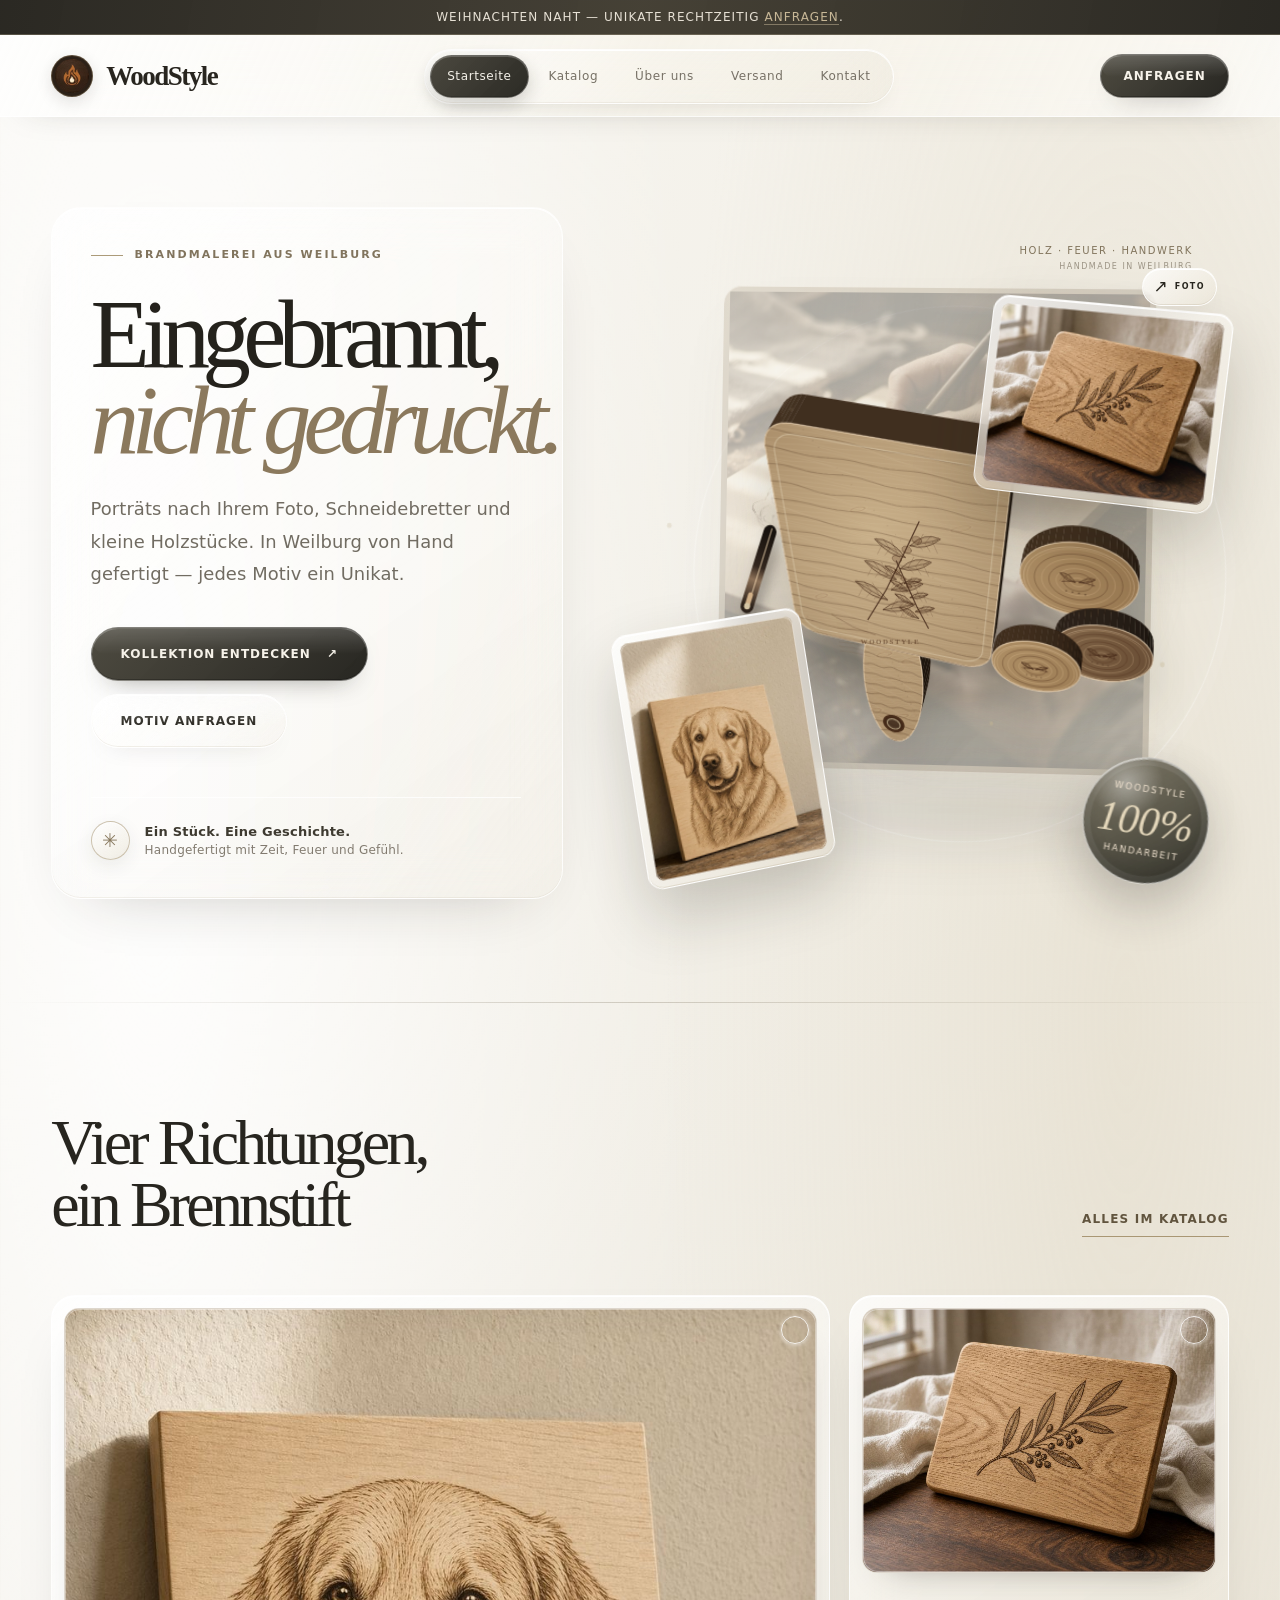
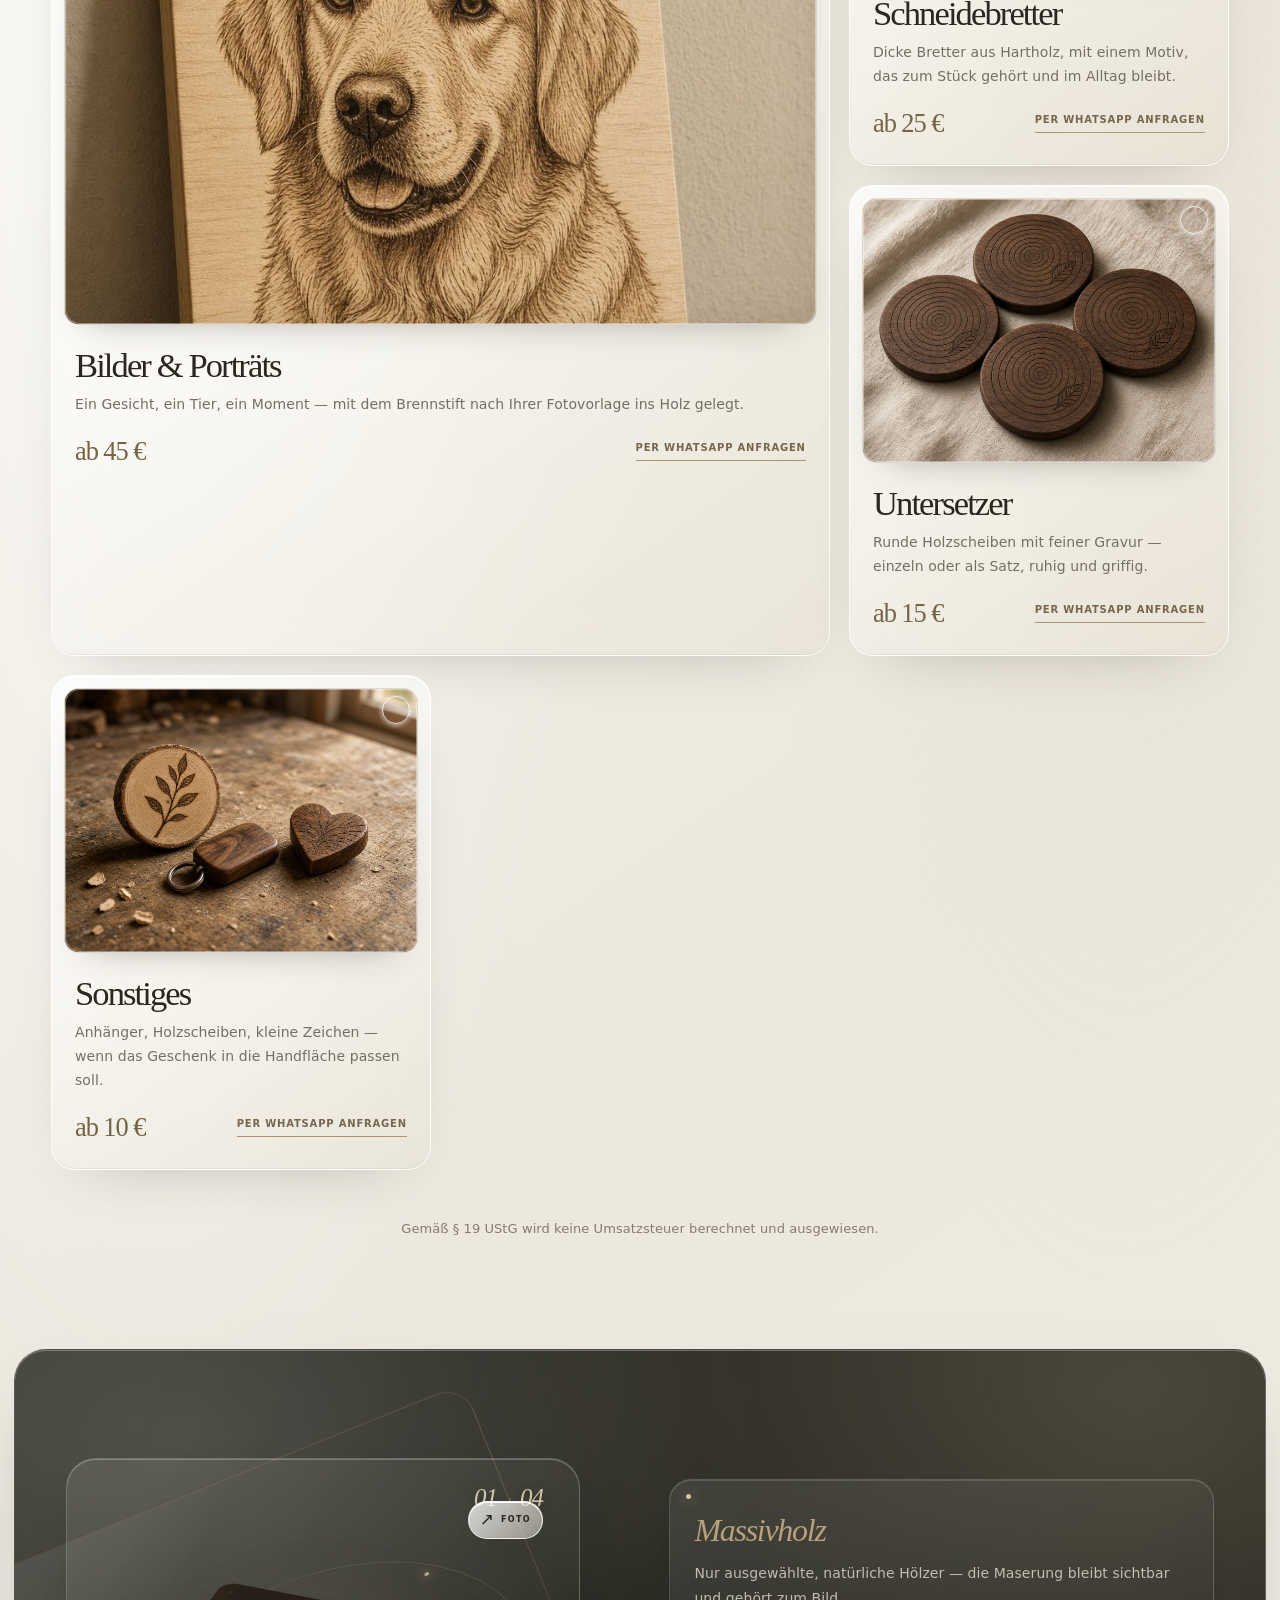
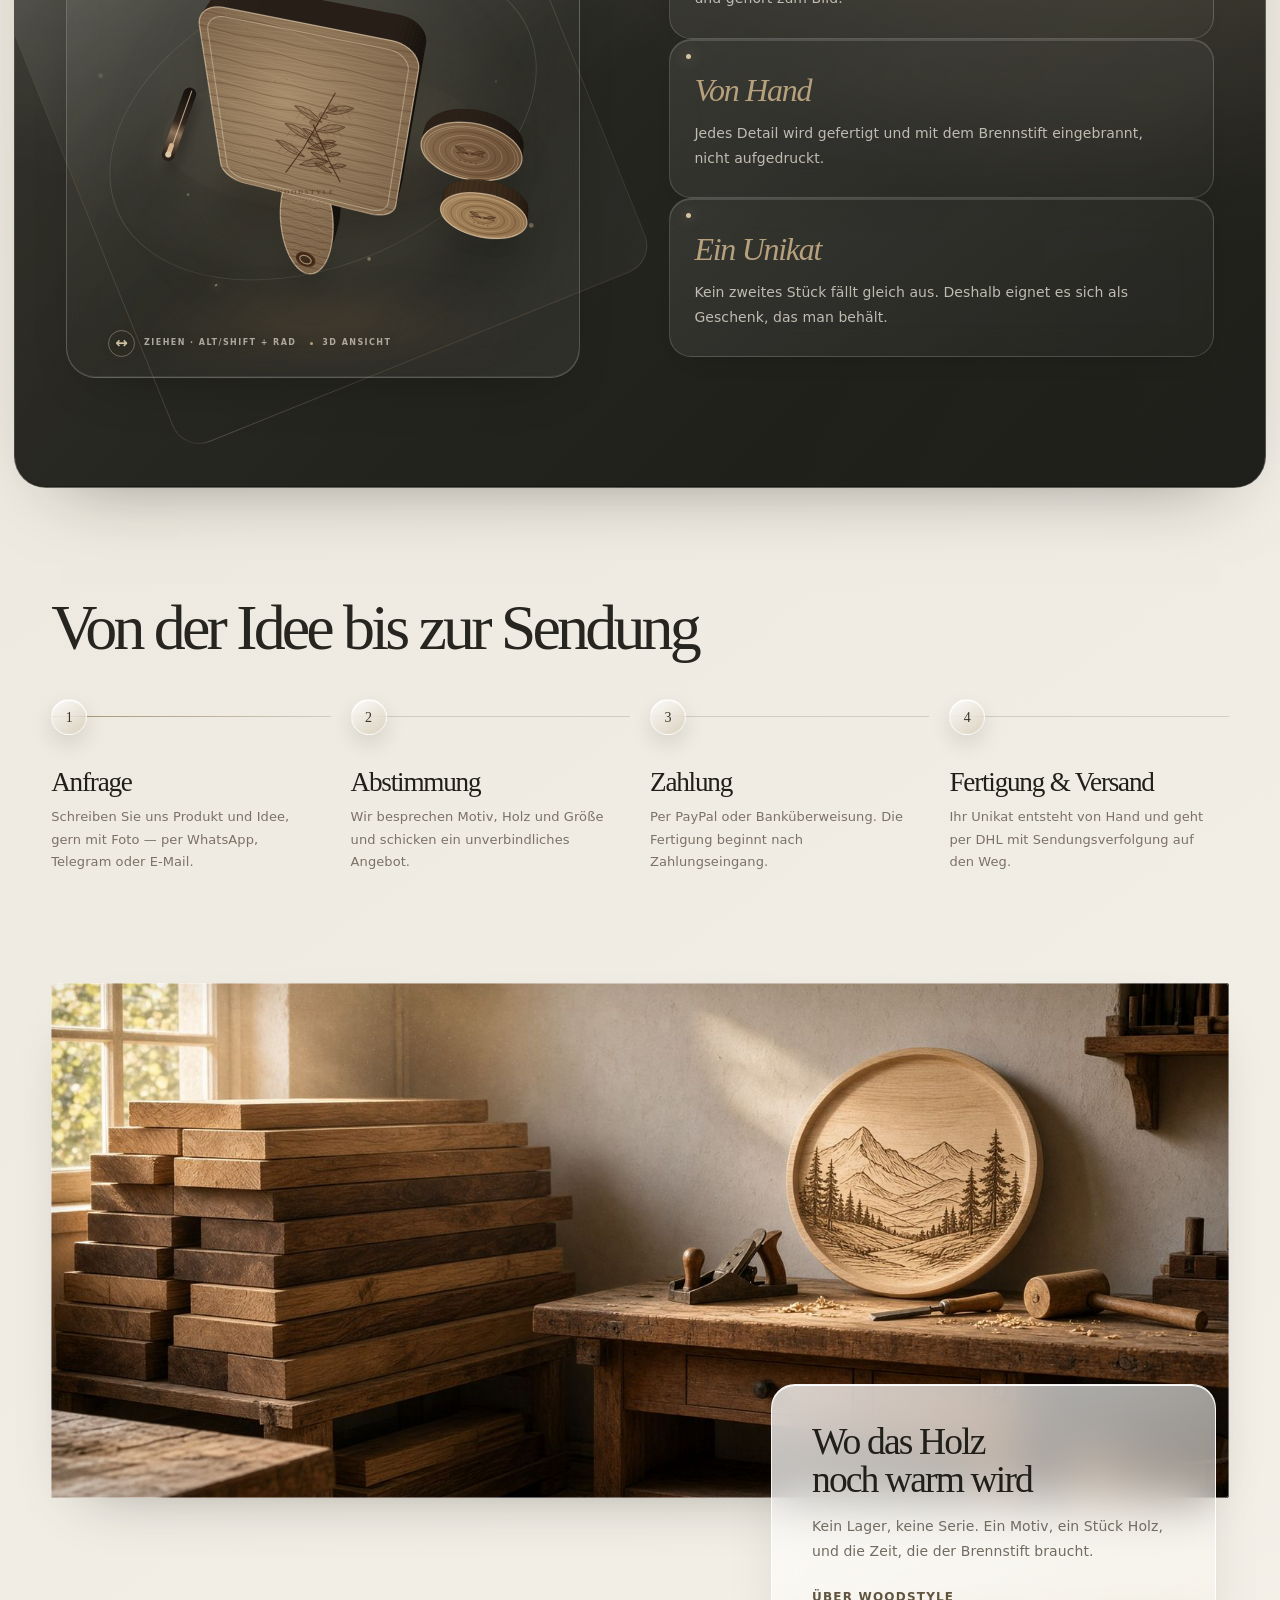
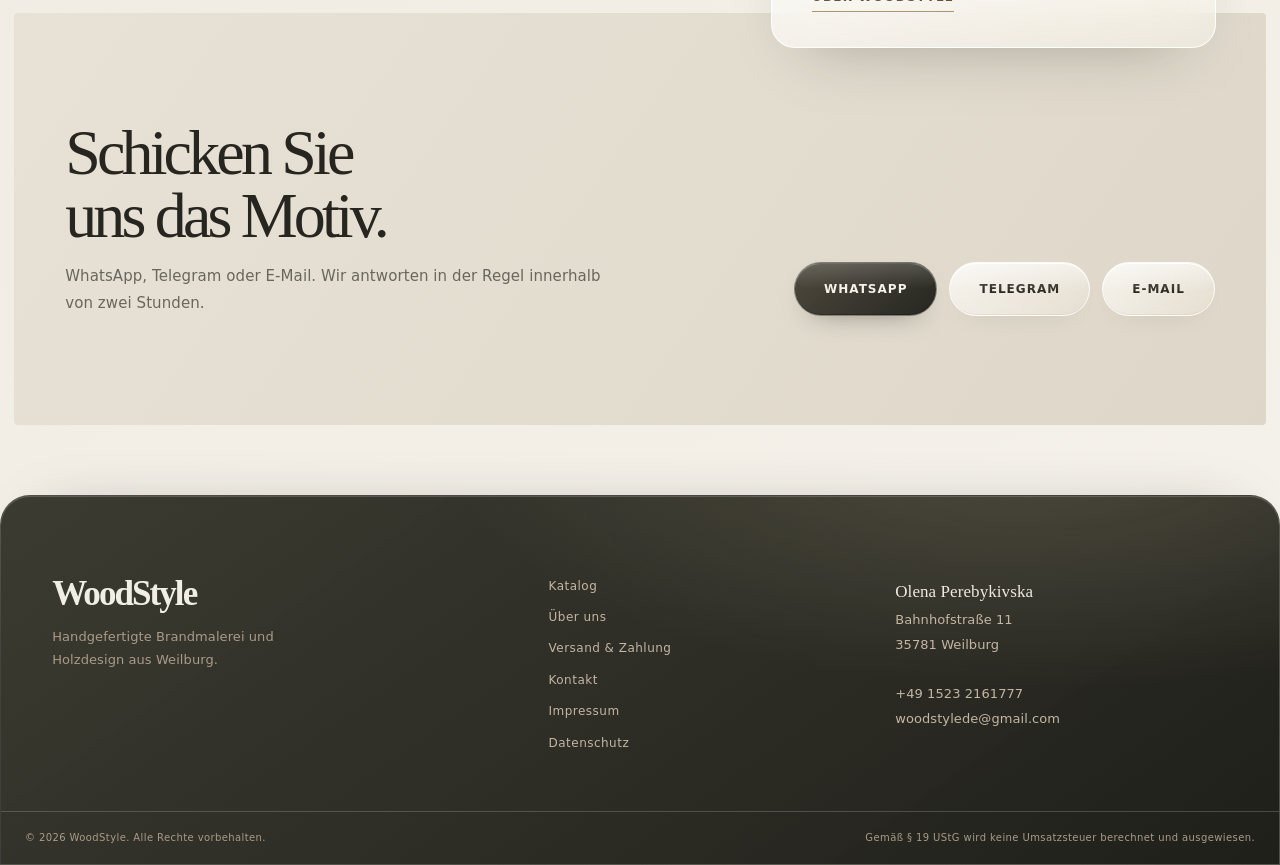
<file: index.html>
<!doctype html>
<html lang="de"><head><meta charset="utf-8"><meta name="viewport" content="width=device-width, initial-scale=1">
<title>WoodStyle – Brandmalerei aus Weilburg · WoodStyle</title><meta name="description" content="Handgefertigte Brandmalerei und Holzdesign aus Weilburg: Porträts nach Foto, Schneidebretter, Untersetzer und Unikate."><meta name="theme-color" content="#f4f1e9">
<link rel="icon" type="image/svg+xml" href="favicon.svg"><link rel="stylesheet" href="css/style.css"></head>
<body><a href="#main" class="skip">Zum Inhalt springen</a>
<header class="top"><div class="note">Weihnachten naht — Unikate rechtzeitig <a href="kontakt.html">anfragen</a>.</div>
<div class="wrap bar"><a href="index.html" class="brand" aria-label="WoodStyle, Startseite"><img src="images/logo.webp" alt="" width="38" height="38">WoodStyle</a>
<nav class="nav" aria-label="Hauptnavigation"><a href="index.html" aria-current="page">Startseite</a><a href="katalog.html">Katalog</a><a href="ueber-uns.html">Über uns</a><a href="versand.html">Versand</a><a href="kontakt.html">Kontakt</a></nav><a href="kontakt.html" class="btn sm">Anfragen</a>
<button type="button" id="menu-open" class="menu" aria-label="Menü öffnen" aria-expanded="false" aria-controls="drawer"><svg width="20" height="20" viewBox="0 0 24 24" fill="none" stroke="currentColor" stroke-width="2" stroke-linecap="round" aria-hidden="true"><path d="M4 7h16M4 12h16M4 17h16"/></svg></button></div></header>
<div id="drawer" role="dialog" aria-modal="true" aria-label="Seitennavigation"><div class="row">WoodStyle<button type="button" id="menu-close" class="menu" aria-label="Menü schließen"><svg width="20" height="20" viewBox="0 0 24 24" fill="none" stroke="currentColor" stroke-width="2" stroke-linecap="round" aria-hidden="true"><path d="M18 6 6 18M6 6l12 12"/></svg></button></div>
<nav aria-label="Mobilnavigation"><a href="index.html" aria-current="page">Startseite</a><a href="katalog.html">Katalog</a><a href="ueber-uns.html">Über uns</a><a href="versand.html">Versand</a><a href="kontakt.html">Kontakt</a></nav><a href="kontakt.html" class="btn">Anfrage starten</a></div>
<main id="main">

<section class="wrap hero"><div class="hero-copy"><p class="eyebrow"><span></span> BRANDMALEREI AUS WEILBURG</p><h1><span class="burn">Eingebrannt,</span><br><em>nicht gedruckt.</em></h1>
<p class="lead">Porträts nach Ihrem Foto, Schneidebretter und kleine Holzstücke. In Weilburg von Hand gefertigt — jedes Motiv ein Unikat.</p>
<div class="cta"><a href="katalog.html" class="btn">Kollektion entdecken <span aria-hidden="true">↗</span></a><a href="kontakt.html" class="btn ghost">Motiv anfragen</a></div>
<div class="hero-proof"><span class="proof-mark">✳</span><p><strong>Ein Stück. Eine Geschichte.</strong><br>Handgefertigt mit Zeit, Feuer und Gefühl.</p></div></div>
<div class="hero-visual" aria-label="Einblicke in die handgefertigte Brandmalerei und Holzprodukte">
  <div class="hero-halo" aria-hidden="true"></div>
  <canvas class="wood-model hero-model" data-wood3d="hero" role="img" aria-label="Interaktives 3D-Modell eines handgefertigten Holz-Schneidebretts mit Untersetzern"></canvas>
  <figure class="hero-main ph"><img src="images/hero.jpg" alt="Hände führen einen Brennstift über eine helle Holztafel in der Werkstatt" width="1600" height="1067" fetchpriority="high"></figure>
  <figure class="hero-float hero-float-portrait"><img src="images/portrait.jpg" alt="Handgebranntes Tierporträt auf Holz" width="900" height="1200" loading="eager"></figure>
  <figure class="hero-float hero-float-board"><img src="images/board.jpg" alt="Schneidebrett aus Holz mit feiner Brandmalerei" width="1400" height="1050" loading="eager"></figure>
  <div class="hero-medallion"><span>WOODSTYLE</span><b>100%</b><small>HANDARBEIT</small></div>
  <p class="hero-coordinate">HOLZ · FEUER · HANDWERK <span>HANDMADE IN WEILBURG</span></p>
</div></section>
<hr class="scorch">
<section class="sec"><div class="wrap"><div class="head"><h2 class="h2">Vier Richtungen, ein Brennstift</h2><a class="tl" href="katalog.html">Alles im Katalog</a></div><div class="grid"><article class="card big"><a href="katalog.html#bilder" style="display:block;text-decoration:none"><figure class="ph "><img src="images/portrait.jpg" alt="Brandmalerei eines Hundes auf einer hellen Holztafel, an eine warme Wand gelehnt" width="1400" height="1050"></figure></a><h3><a href="katalog.html#bilder" style="text-decoration:none">Bilder &amp; Porträts</a></h3><p>Ein Gesicht, ein Tier, ein Moment — mit dem Brennstift nach Ihrer Fotovorlage ins Holz gelegt.</p><div class="price">ab 45 €<a class="tl small" href="https://wa.me/4915232161777?text=Hallo%2C%20ich%20interessiere%20mich%20f%C3%BCr%20Brandmalerei." target="_blank" rel="noopener noreferrer">Per WhatsApp anfragen</a></div></article><article class="card"><a href="katalog.html#schneidebretter" style="display:block;text-decoration:none"><figure class="ph "><img src="images/board.jpg" alt="Massives Eichen-Schneidebrett mit eingebranntem Olivenzweig auf einem Walnusstisch" width="1400" height="1050" loading="lazy"></figure></a><h3><a href="katalog.html#schneidebretter" style="text-decoration:none">Schneidebretter</a></h3><p>Dicke Bretter aus Hartholz, mit einem Motiv, das zum Stück gehört und im Alltag bleibt.</p><div class="price">ab 25 €<a class="tl small" href="https://wa.me/4915232161777?text=Hallo%2C%20ich%20interessiere%20mich%20f%C3%BCr%20Schneidebretter." target="_blank" rel="noopener noreferrer">Per WhatsApp anfragen</a></div></article><article class="card"><a href="katalog.html#untersetzer" style="display:block;text-decoration:none"><figure class="ph "><img src="images/coasters.jpg" alt="Vier runde Walnuss-Untersetzer mit eingebrannten Jahresringen auf Leinen" width="1400" height="1050" loading="lazy"></figure></a><h3><a href="katalog.html#untersetzer" style="text-decoration:none">Untersetzer</a></h3><p>Runde Holzscheiben mit feiner Gravur — einzeln oder als Satz, ruhig und griffig.</p><div class="price">ab 15 €<a class="tl small" href="https://wa.me/4915232161777?text=Hallo%2C%20ich%20interessiere%20mich%20f%C3%BCr%20Untersetzer." target="_blank" rel="noopener noreferrer">Per WhatsApp anfragen</a></div></article><article class="card"><a href="katalog.html#sonstiges" style="display:block;text-decoration:none"><figure class="ph "><img src="images/gifts.jpg" alt="Kleine Holzgeschenke mit Brandmalerei auf einer Werkbank: Scheibe, Anhänger und Herz" width="1400" height="1050" loading="lazy"></figure></a><h3><a href="katalog.html#sonstiges" style="text-decoration:none">Sonstiges</a></h3><p>Anhänger, Holzscheiben, kleine Zeichen — wenn das Geschenk in die Handfläche passen soll.</p><div class="price">ab 10 €<a class="tl small" href="https://wa.me/4915232161777?text=Hallo%2C%20ich%20interessiere%20mich%20f%C3%BCr%20Holzdekorationen." target="_blank" rel="noopener noreferrer">Per WhatsApp anfragen</a></div></article></div>
<p class="small" style="margin-top:48px;text-align:center">Gemäß § 19 UStG wird keine Umsatzsteuer berechnet und ausgewiesen.</p></div></section>
<section class="sec dark"><div class="wrap stagegrid"><div class="stage"><div class="stage-glow" aria-hidden="true"></div><canvas class="wood-model stage-model" data-wood3d="board" role="img" aria-label="Drehbares 3D-Modell eines gravierten Holzbretts mit Untersetzern"></canvas><div class="model-hint"><span class="drag-icon">↔</span> ZIEHEN · ALT/SHIFT + RAD <span class="hint-dot"></span> 3D ANSICHT</div><div class="model-index">01 <span>/</span> 04</div><div class="model-orbit" aria-hidden="true"></div><div class="rig" aria-hidden="true"><div class="spin"><i class="disc" style="--i:0"></i><i class="disc" style="--i:1"></i><i class="disc" style="--i:2"></i><i class="disc" style="--i:3"></i><i class="disc" style="--i:4"></i><i class="disc" style="--i:5"></i></div></div></div><div class="vals"><div><h2 style="font-size:2rem;color:#f1e8d8"><span style="color:var(--amber)">Massivholz</span></h2><p>Nur ausgewählte, natürliche Hölzer — die Maserung bleibt sichtbar und gehört zum Bild.</p></div>
<div><h2 style="font-size:2rem;color:var(--amber)">Von Hand</h2><p>Jedes Detail wird gefertigt und mit dem Brennstift eingebrannt, nicht aufgedruckt.</p></div>
<div><h2 style="font-size:2rem;color:var(--amber)">Ein Unikat</h2><p>Kein zweites Stück fällt gleich aus. Deshalb eignet es sich als Geschenk, das man behält.</p></div></div></div></section>
<section class="sec"><div class="wrap"><h2 class="h2" style="max-width:12em">Von der Idee bis zur Sendung</h2><ol class="steps" style="margin-top:56px"><li><h3>Anfrage</h3><p>Schreiben Sie uns Produkt und Idee, gern mit Foto — per WhatsApp, Telegram oder E-Mail.</p></li><li><h3>Abstimmung</h3><p>Wir besprechen Motiv, Holz und Größe und schicken ein unverbindliches Angebot.</p></li><li><h3>Zahlung</h3><p>Per PayPal oder Banküberweisung. Die Fertigung beginnt nach Zahlungseingang.</p></li><li><h3>Fertigung &amp; Versand</h3><p>Ihr Unikat entsteht von Hand und geht per DHL mit Sendungsverfolgung auf den Weg.</p></li></ol></div></section>
<section class="wrap atelier" style="padding-bottom:84px"><figure class="ph "><img src="images/atelier.jpg" alt="Ruhige Werkstatt mit gestapelten Holzbrettern und Nachmittagslicht" width="1600" height="1067" loading="lazy"></figure>
<div class="box"><h2>Wo das Holz noch warm wird</h2><p>Kein Lager, keine Serie. Ein Motiv, ein Stück Holz, und die Zeit, die der Brennstift braucht.</p><a class="tl" href="ueber-uns.html">Über WoodStyle</a></div></section>
<section class="sec sand"><div class="wrap band"><div><h2 class="h2">Schicken Sie uns das Motiv.</h2><p class="lead" style="margin-top:16px">WhatsApp, Telegram oder E-Mail. Wir antworten in der Regel innerhalb von zwei Stunden.</p></div>
<div class="cta" style="margin:0"><a href="https://wa.me/4915232161777" class="btn" target="_blank" rel="noopener noreferrer">WhatsApp</a><a href="https://t.me/woodstylede" class="btn ghost" target="_blank" rel="noopener noreferrer">Telegram</a><a href="mailto:woodstylede@gmail.com?subject=Anfrage%20WoodStyle" class="btn ghost">E-Mail</a></div></div></section>
</main>
<footer class="foot"><div class="wrap"><div><a href="index.html" class="brand">WoodStyle</a><p style="margin-top:14px;max-width:20em">Handgefertigte Brandmalerei und Holzdesign aus Weilburg.</p></div>
<nav aria-label="Fußzeile"><a href="katalog.html">Katalog</a><a href="ueber-uns.html">Über uns</a><a href="versand.html">Versand &amp; Zahlung</a><a href="kontakt.html">Kontakt</a><a href="impressum.html">Impressum</a><a href="datenschutz.html">Datenschutz</a></nav>
<address><b style="color:#f1e8d8;font-weight:500">Olena Perebykivska</b><br>Bahnhofstraße 11<br>35781 Weilburg<br><br><a href="tel:+4915232161777">+49 1523 2161777</a><br><a href="mailto:woodstylede@gmail.com">woodstylede@gmail.com</a></address></div>
<div class="legalbar"><div class="wrap"><p>© 2026 WoodStyle. Alle Rechte vorbehalten.</p><p>Gemäß § 19 UStG wird keine Umsatzsteuer berechnet und ausgewiesen.</p></div></div></footer>
<a href="https://wa.me/4915232161777" target="_blank" rel="noopener noreferrer" class="btn sm fab">Anfragen</a>
<script src="js/main.js" defer></script><script src="js/wood-3d.js" defer></script></body></html>
</file>
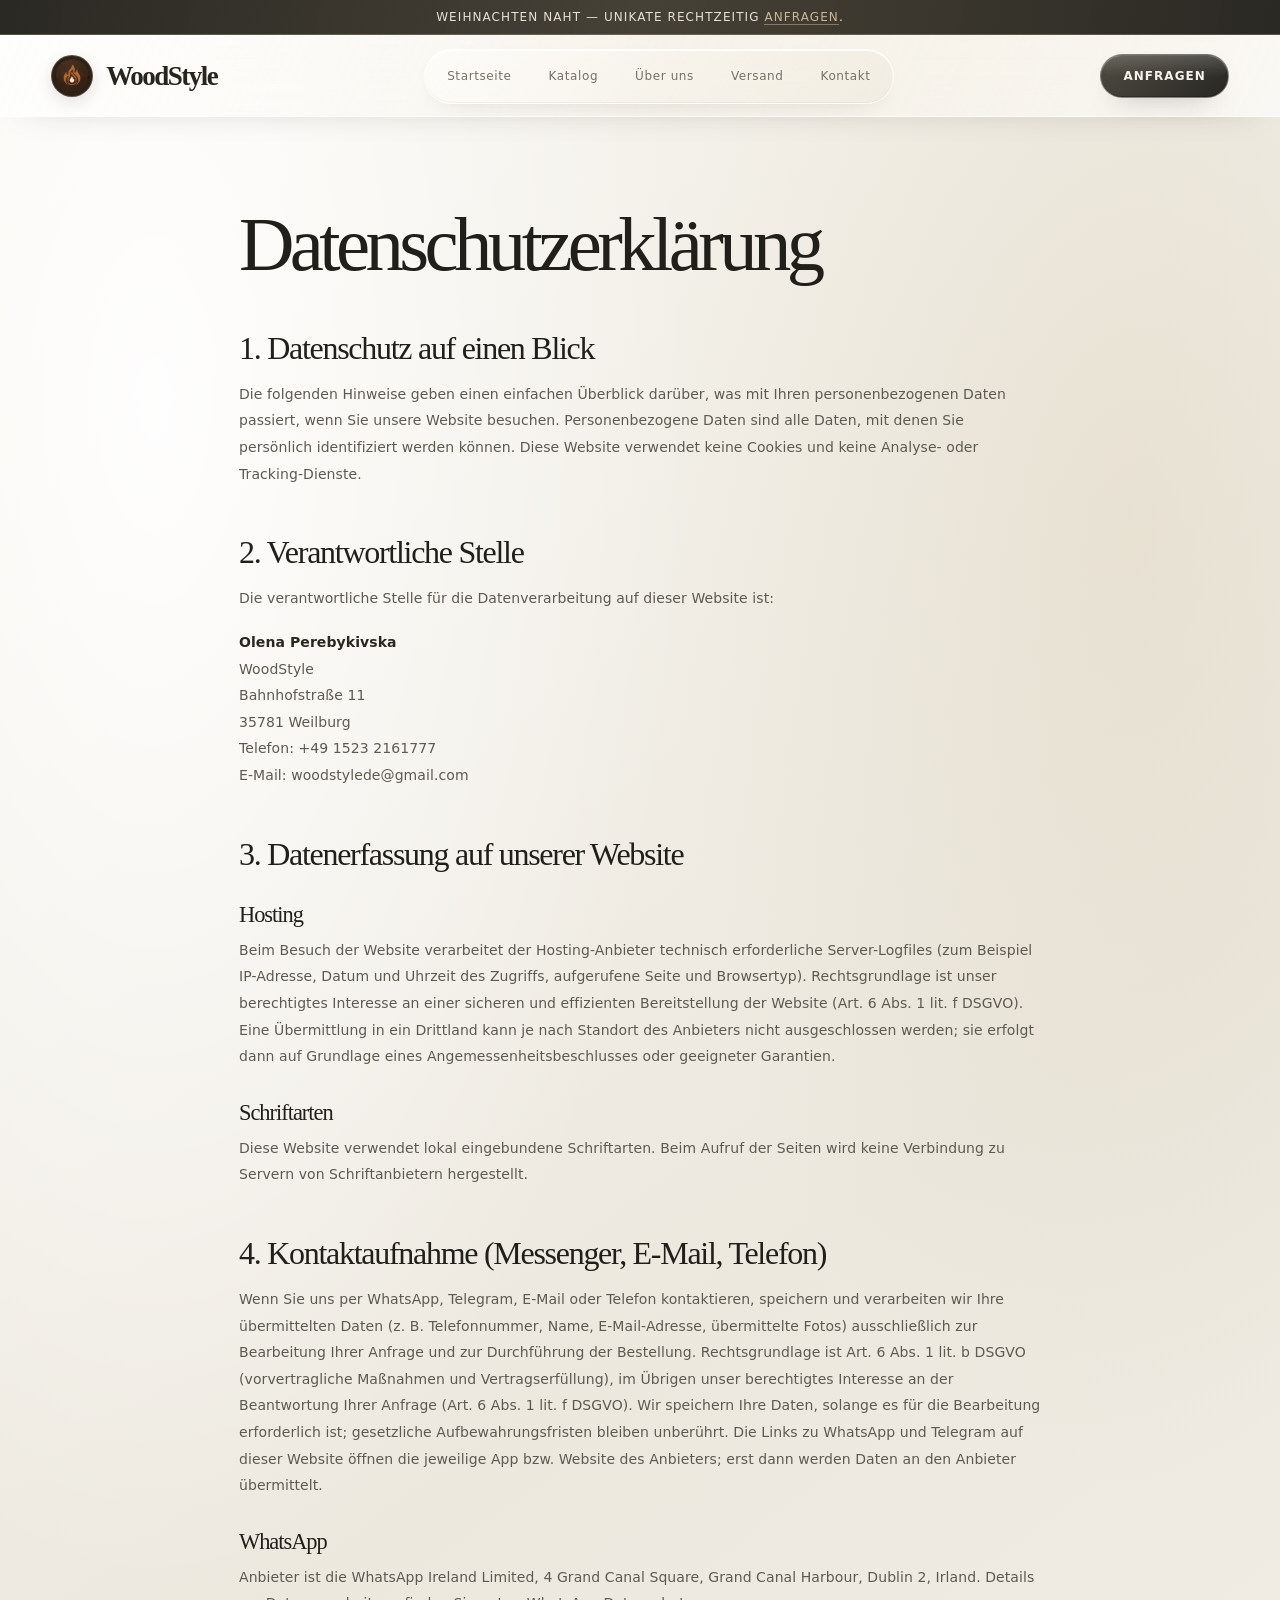
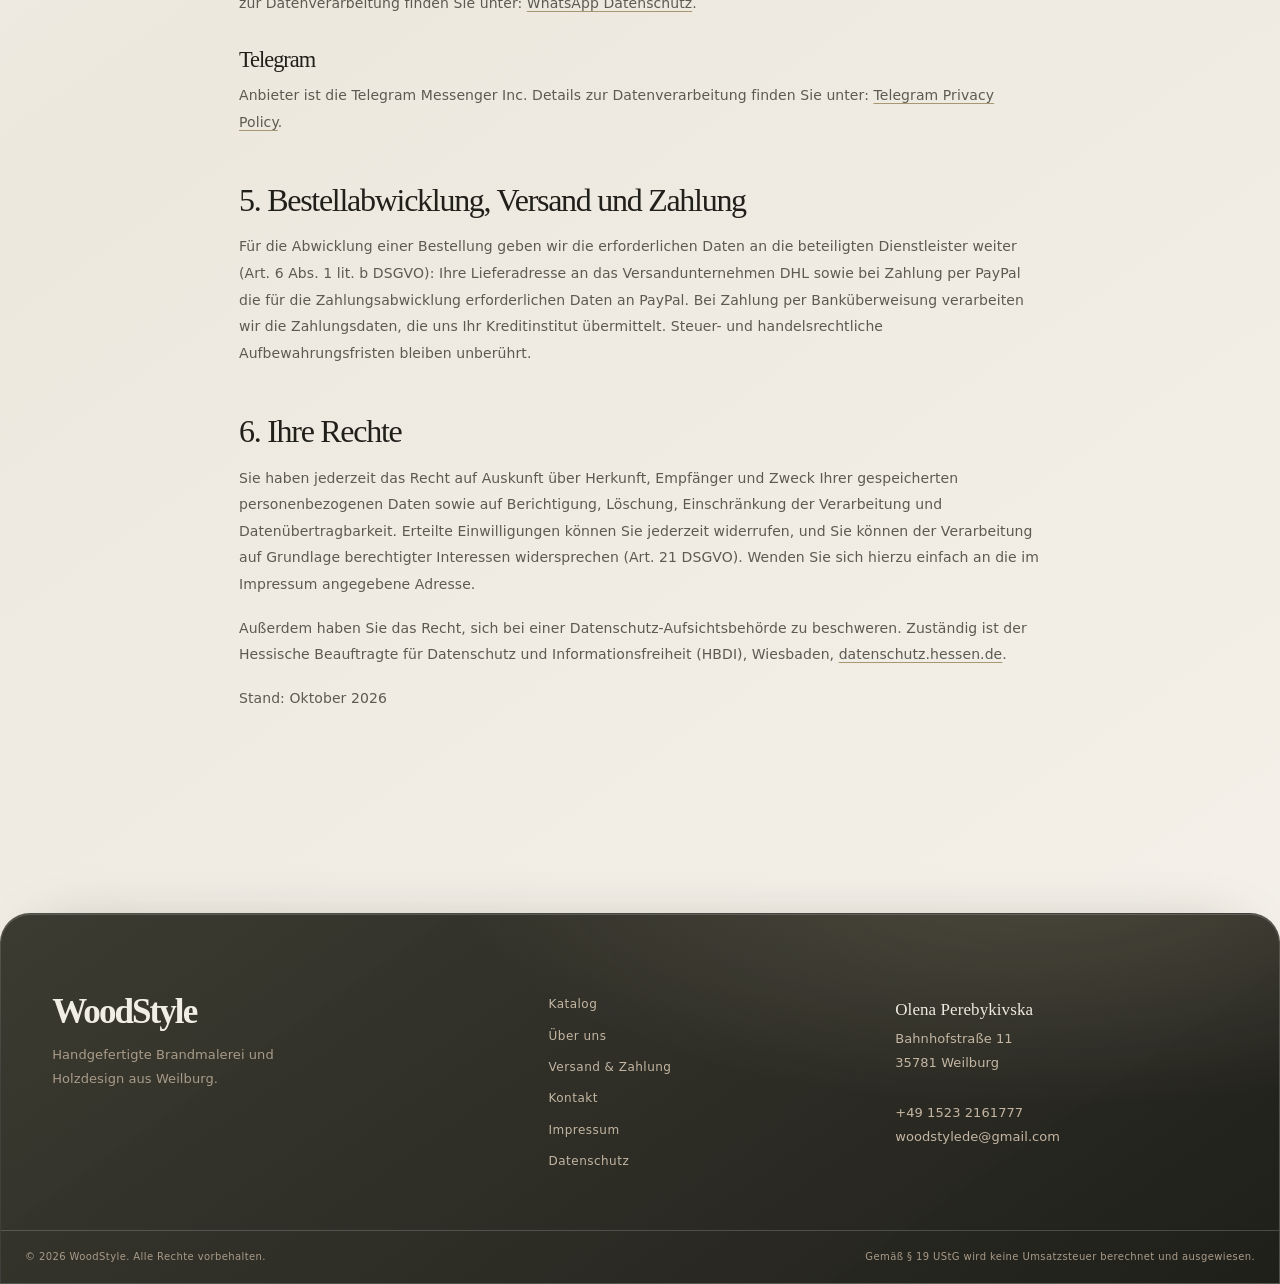
<file: datenschutz.html>
<!doctype html>
<html lang="de"><head><meta charset="utf-8"><meta name="viewport" content="width=device-width, initial-scale=1">
<title>Datenschutz · WoodStyle</title><meta name="description" content="Datenschutzerklärung von WoodStyle: Verarbeitung personenbezogener Daten und Ihre Rechte gemäß DSGVO."><meta name="theme-color" content="#f4f1e9">
<link rel="icon" type="image/svg+xml" href="favicon.svg"><link rel="stylesheet" href="css/style.css"></head>
<body><a href="#main" class="skip">Zum Inhalt springen</a>
<header class="top"><div class="note">Weihnachten naht — Unikate rechtzeitig <a href="kontakt.html">anfragen</a>.</div>
<div class="wrap bar"><a href="index.html" class="brand" aria-label="WoodStyle, Startseite"><img src="images/logo.webp" alt="" width="38" height="38">WoodStyle</a>
<nav class="nav" aria-label="Hauptnavigation"><a href="index.html">Startseite</a><a href="katalog.html">Katalog</a><a href="ueber-uns.html">Über uns</a><a href="versand.html">Versand</a><a href="kontakt.html">Kontakt</a></nav><a href="kontakt.html" class="btn sm">Anfragen</a>
<button type="button" id="menu-open" class="menu" aria-label="Menü öffnen" aria-expanded="false" aria-controls="drawer"><svg width="20" height="20" viewBox="0 0 24 24" fill="none" stroke="currentColor" stroke-width="2" stroke-linecap="round" aria-hidden="true"><path d="M4 7h16M4 12h16M4 17h16"/></svg></button></div></header>
<div id="drawer" role="dialog" aria-modal="true" aria-label="Seitennavigation"><div class="row">WoodStyle<button type="button" id="menu-close" class="menu" aria-label="Menü schließen"><svg width="20" height="20" viewBox="0 0 24 24" fill="none" stroke="currentColor" stroke-width="2" stroke-linecap="round" aria-hidden="true"><path d="M18 6 6 18M6 6l12 12"/></svg></button></div>
<nav aria-label="Mobilnavigation"><a href="index.html">Startseite</a><a href="katalog.html">Katalog</a><a href="ueber-uns.html">Über uns</a><a href="versand.html">Versand</a><a href="kontakt.html">Kontakt</a></nav><a href="kontakt.html" class="btn">Anfrage starten</a></div>
<main id="main">
<article class="legal">
        <h1>Datenschutzerklärung</h1>

        <h2>1. Datenschutz auf einen Blick</h2>
        <p>Die folgenden Hinweise geben einen einfachen Überblick darüber, was mit Ihren personenbezogenen Daten passiert, wenn Sie unsere Website besuchen. Personenbezogene Daten sind alle Daten, mit denen Sie persönlich identifiziert werden können. Diese Website verwendet keine Cookies und keine Analyse- oder Tracking-Dienste.</p>

        <h2>2. Verantwortliche Stelle</h2>
        <p>Die verantwortliche Stelle für die Datenverarbeitung auf dieser Website ist:</p>
        <p><strong>Olena Perebykivska</strong><br>WoodStyle<br>Bahnhofstraße 11<br>35781 Weilburg<br>Telefon: +49 1523 2161777<br>E-Mail: woodstylede@gmail.com</p>

        <h2>3. Datenerfassung auf unserer Website</h2>
        <h3>Hosting</h3>
        <p>Beim Besuch der Website verarbeitet der Hosting-Anbieter technisch erforderliche Server-Logfiles (zum Beispiel IP-Adresse, Datum und Uhrzeit des Zugriffs, aufgerufene Seite und Browsertyp). Rechtsgrundlage ist unser berechtigtes Interesse an einer sicheren und effizienten Bereitstellung der Website (Art. 6 Abs. 1 lit. f DSGVO). Eine Übermittlung in ein Drittland kann je nach Standort des Anbieters nicht ausgeschlossen werden; sie erfolgt dann auf Grundlage eines Angemessenheitsbeschlusses oder geeigneter Garantien.</p>

        <h3>Schriftarten</h3>
        <p>Diese Website verwendet lokal eingebundene Schriftarten. Beim Aufruf der Seiten wird keine Verbindung zu Servern von Schriftanbietern hergestellt.</p>

        <h2>4. Kontaktaufnahme (Messenger, E-Mail, Telefon)</h2>
        <p>Wenn Sie uns per WhatsApp, Telegram, E-Mail oder Telefon kontaktieren, speichern und verarbeiten wir Ihre übermittelten Daten (z. B. Telefonnummer, Name, E-Mail-Adresse, übermittelte Fotos) ausschließlich zur Bearbeitung Ihrer Anfrage und zur Durchführung der Bestellung. Rechtsgrundlage ist Art. 6 Abs. 1 lit. b DSGVO (vorvertragliche Maßnahmen und Vertragserfüllung), im Übrigen unser berechtigtes Interesse an der Beantwortung Ihrer Anfrage (Art. 6 Abs. 1 lit. f DSGVO). Wir speichern Ihre Daten, solange es für die Bearbeitung erforderlich ist; gesetzliche Aufbewahrungsfristen bleiben unberührt. Die Links zu WhatsApp und Telegram auf dieser Website öffnen die jeweilige App bzw. Website des Anbieters; erst dann werden Daten an den Anbieter übermittelt.</p>

        <h3>WhatsApp</h3>
        <p>Anbieter ist die WhatsApp Ireland Limited, 4 Grand Canal Square, Grand Canal Harbour, Dublin 2, Irland. Details zur Datenverarbeitung finden Sie unter: <a href="https://www.whatsapp.com/legal/privacy-policy-eea" target="_blank" rel="noopener noreferrer">WhatsApp Datenschutz</a>.</p>

        <h3>Telegram</h3>
        <p>Anbieter ist die Telegram Messenger Inc. Details zur Datenverarbeitung finden Sie unter: <a href="https://telegram.org/privacy" target="_blank" rel="noopener noreferrer">Telegram Privacy Policy</a>.</p>

        <h2>5. Bestellabwicklung, Versand und Zahlung</h2>
        <p>Für die Abwicklung einer Bestellung geben wir die erforderlichen Daten an die beteiligten Dienstleister weiter (Art. 6 Abs. 1 lit. b DSGVO): Ihre Lieferadresse an das Versandunternehmen DHL sowie bei Zahlung per PayPal die für die Zahlungsabwicklung erforderlichen Daten an PayPal. Bei Zahlung per Banküberweisung verarbeiten wir die Zahlungsdaten, die uns Ihr Kreditinstitut übermittelt. Steuer- und handelsrechtliche Aufbewahrungsfristen bleiben unberührt.</p>

        <h2>6. Ihre Rechte</h2>
        <p>Sie haben jederzeit das Recht auf Auskunft über Herkunft, Empfänger und Zweck Ihrer gespeicherten personenbezogenen Daten sowie auf Berichtigung, Löschung, Einschränkung der Verarbeitung und Datenübertragbarkeit. Erteilte Einwilligungen können Sie jederzeit widerrufen, und Sie können der Verarbeitung auf Grundlage berechtigter Interessen widersprechen (Art. 21 DSGVO). Wenden Sie sich hierzu einfach an die im Impressum angegebene Adresse.</p>
        <p>Außerdem haben Sie das Recht, sich bei einer Datenschutz-Aufsichtsbehörde zu beschweren. Zuständig ist der Hessische Beauftragte für Datenschutz und Informationsfreiheit (HBDI), Wiesbaden, <a href="https://datenschutz.hessen.de" target="_blank" rel="noopener noreferrer">datenschutz.hessen.de</a>.</p>
        <p>Stand: Oktober 2026</p>
      </article>
</main>
<footer class="foot"><div class="wrap"><div><a href="index.html" class="brand">WoodStyle</a><p style="margin-top:14px;max-width:20em">Handgefertigte Brandmalerei und Holzdesign aus Weilburg.</p></div>
<nav aria-label="Fußzeile"><a href="katalog.html">Katalog</a><a href="ueber-uns.html">Über uns</a><a href="versand.html">Versand &amp; Zahlung</a><a href="kontakt.html">Kontakt</a><a href="impressum.html">Impressum</a><a href="datenschutz.html">Datenschutz</a></nav>
<address><b style="color:#f1e8d8;font-weight:500">Olena Perebykivska</b><br>Bahnhofstraße 11<br>35781 Weilburg<br><br><a href="tel:+4915232161777">+49 1523 2161777</a><br><a href="mailto:woodstylede@gmail.com">woodstylede@gmail.com</a></address></div>
<div class="legalbar"><div class="wrap"><p>© 2026 WoodStyle. Alle Rechte vorbehalten.</p><p>Gemäß § 19 UStG wird keine Umsatzsteuer berechnet und ausgewiesen.</p></div></div></footer>
<a href="https://wa.me/4915232161777" target="_blank" rel="noopener noreferrer" class="btn sm fab">Anfragen</a>
<script src="js/main.js" defer></script></body></html>
</file>
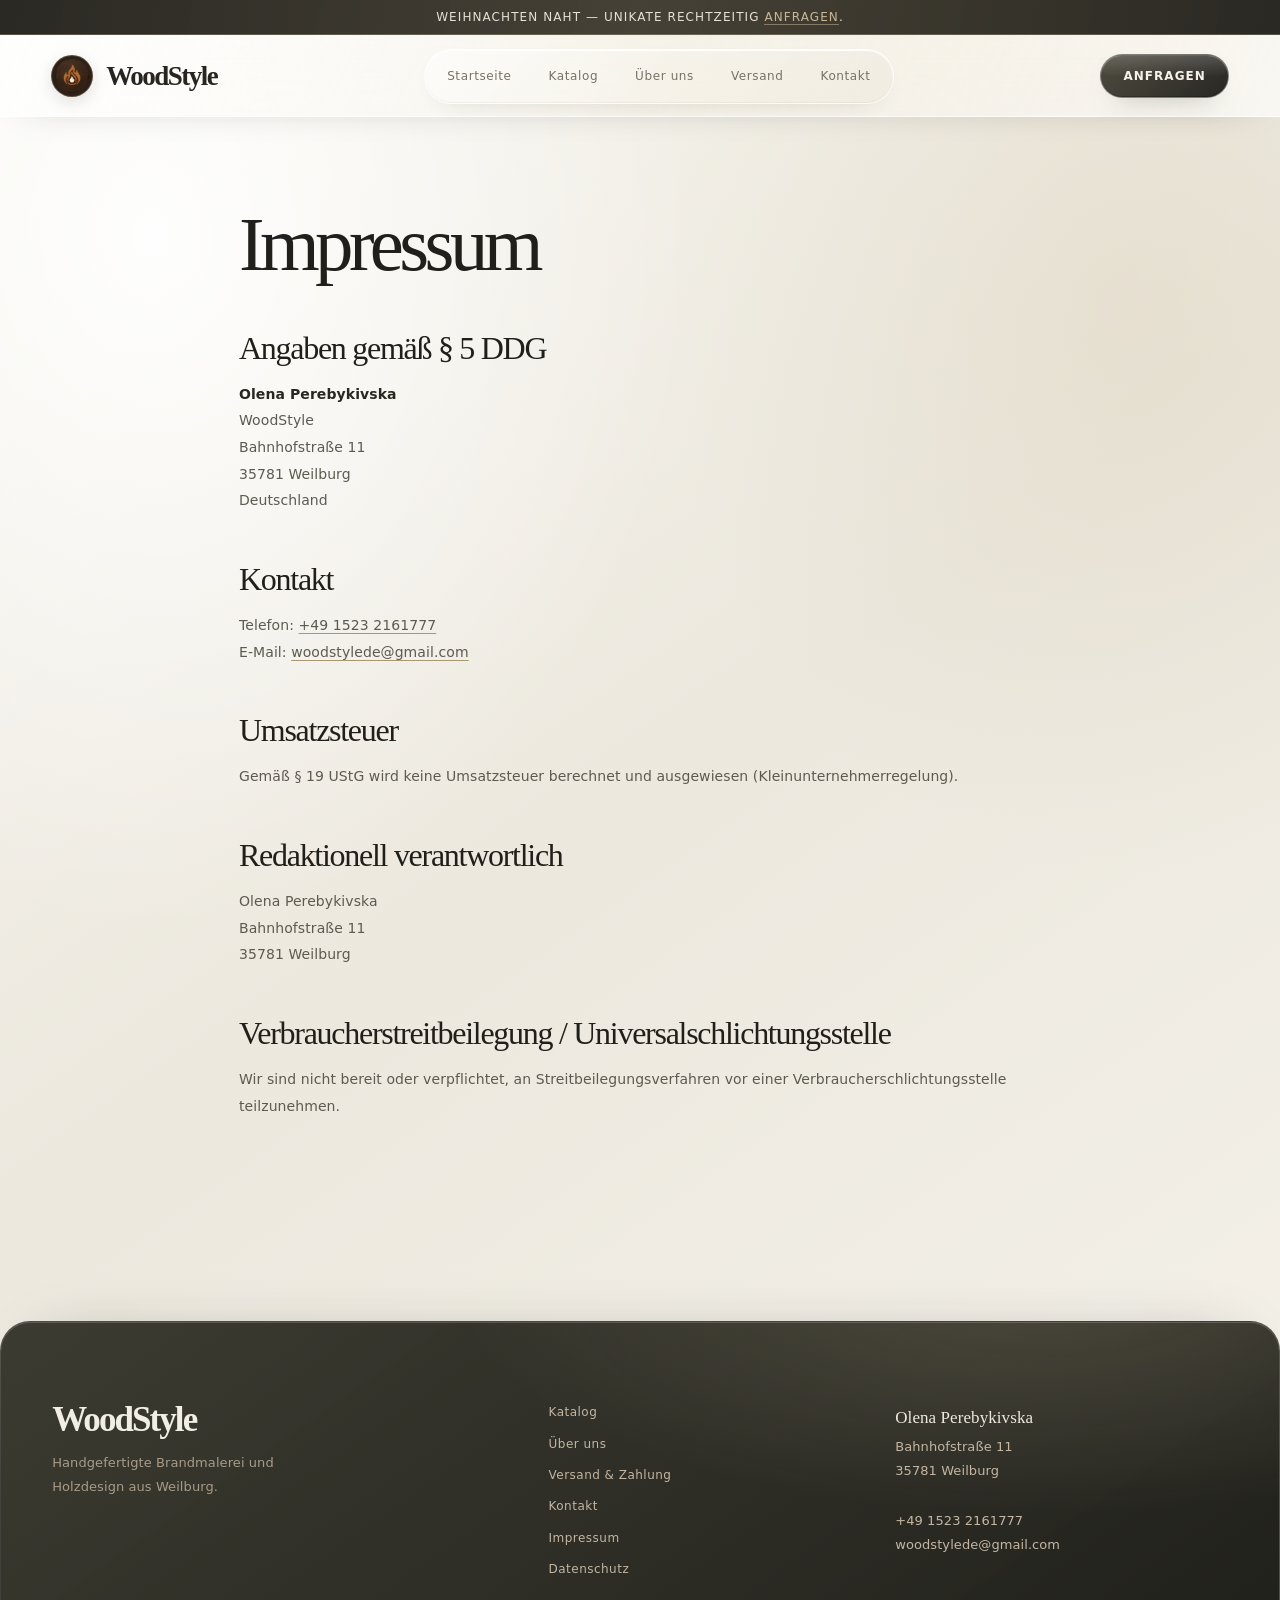
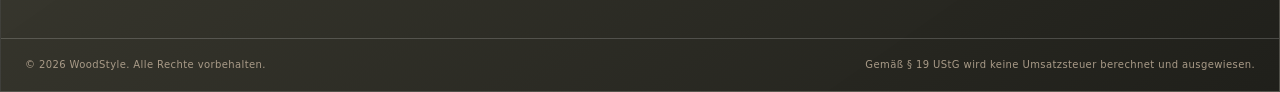
<file: impressum.html>
<!doctype html>
<html lang="de"><head><meta charset="utf-8"><meta name="viewport" content="width=device-width, initial-scale=1">
<title>Impressum · WoodStyle</title><meta name="description" content="Impressum von WoodStyle: Anbieterkennzeichnung und Kontaktdaten gemäß § 5 DDG."><meta name="theme-color" content="#f4f1e9">
<link rel="icon" type="image/svg+xml" href="favicon.svg"><link rel="stylesheet" href="css/style.css"></head>
<body><a href="#main" class="skip">Zum Inhalt springen</a>
<header class="top"><div class="note">Weihnachten naht — Unikate rechtzeitig <a href="kontakt.html">anfragen</a>.</div>
<div class="wrap bar"><a href="index.html" class="brand" aria-label="WoodStyle, Startseite"><img src="images/logo.webp" alt="" width="38" height="38">WoodStyle</a>
<nav class="nav" aria-label="Hauptnavigation"><a href="index.html">Startseite</a><a href="katalog.html">Katalog</a><a href="ueber-uns.html">Über uns</a><a href="versand.html">Versand</a><a href="kontakt.html">Kontakt</a></nav><a href="kontakt.html" class="btn sm">Anfragen</a>
<button type="button" id="menu-open" class="menu" aria-label="Menü öffnen" aria-expanded="false" aria-controls="drawer"><svg width="20" height="20" viewBox="0 0 24 24" fill="none" stroke="currentColor" stroke-width="2" stroke-linecap="round" aria-hidden="true"><path d="M4 7h16M4 12h16M4 17h16"/></svg></button></div></header>
<div id="drawer" role="dialog" aria-modal="true" aria-label="Seitennavigation"><div class="row">WoodStyle<button type="button" id="menu-close" class="menu" aria-label="Menü schließen"><svg width="20" height="20" viewBox="0 0 24 24" fill="none" stroke="currentColor" stroke-width="2" stroke-linecap="round" aria-hidden="true"><path d="M18 6 6 18M6 6l12 12"/></svg></button></div>
<nav aria-label="Mobilnavigation"><a href="index.html">Startseite</a><a href="katalog.html">Katalog</a><a href="ueber-uns.html">Über uns</a><a href="versand.html">Versand</a><a href="kontakt.html">Kontakt</a></nav><a href="kontakt.html" class="btn">Anfrage starten</a></div>
<main id="main">
<article class="legal">
        <h1>Impressum</h1>

        <h2>Angaben gemäß § 5 DDG</h2>
        <p><strong>Olena Perebykivska</strong><br>WoodStyle<br>Bahnhofstraße 11<br>35781 Weilburg<br>Deutschland</p>

        <h2>Kontakt</h2>
        <p>Telefon: <a href="tel:+4915232161777">+49 1523 2161777</a><br>E-Mail: <a href="mailto:woodstylede@gmail.com">woodstylede@gmail.com</a></p>

        <h2>Umsatzsteuer</h2>
        <p>Gemäß § 19 UStG wird keine Umsatzsteuer berechnet und ausgewiesen (Kleinunternehmerregelung).</p>

        <h2>Redaktionell verantwortlich</h2>
        <p>Olena Perebykivska<br>Bahnhofstraße 11<br>35781 Weilburg</p>

        <h2>Verbraucherstreitbeilegung / Universalschlichtungsstelle</h2>
        <p>Wir sind nicht bereit oder verpflichtet, an Streitbeilegungsverfahren vor einer Verbraucherschlichtungsstelle teilzunehmen.</p>
      </article>
</main>
<footer class="foot"><div class="wrap"><div><a href="index.html" class="brand">WoodStyle</a><p style="margin-top:14px;max-width:20em">Handgefertigte Brandmalerei und Holzdesign aus Weilburg.</p></div>
<nav aria-label="Fußzeile"><a href="katalog.html">Katalog</a><a href="ueber-uns.html">Über uns</a><a href="versand.html">Versand &amp; Zahlung</a><a href="kontakt.html">Kontakt</a><a href="impressum.html">Impressum</a><a href="datenschutz.html">Datenschutz</a></nav>
<address><b style="color:#f1e8d8;font-weight:500">Olena Perebykivska</b><br>Bahnhofstraße 11<br>35781 Weilburg<br><br><a href="tel:+4915232161777">+49 1523 2161777</a><br><a href="mailto:woodstylede@gmail.com">woodstylede@gmail.com</a></address></div>
<div class="legalbar"><div class="wrap"><p>© 2026 WoodStyle. Alle Rechte vorbehalten.</p><p>Gemäß § 19 UStG wird keine Umsatzsteuer berechnet und ausgewiesen.</p></div></div></footer>
<a href="https://wa.me/4915232161777" target="_blank" rel="noopener noreferrer" class="btn sm fab">Anfragen</a>
<script src="js/main.js" defer></script></body></html>
</file>
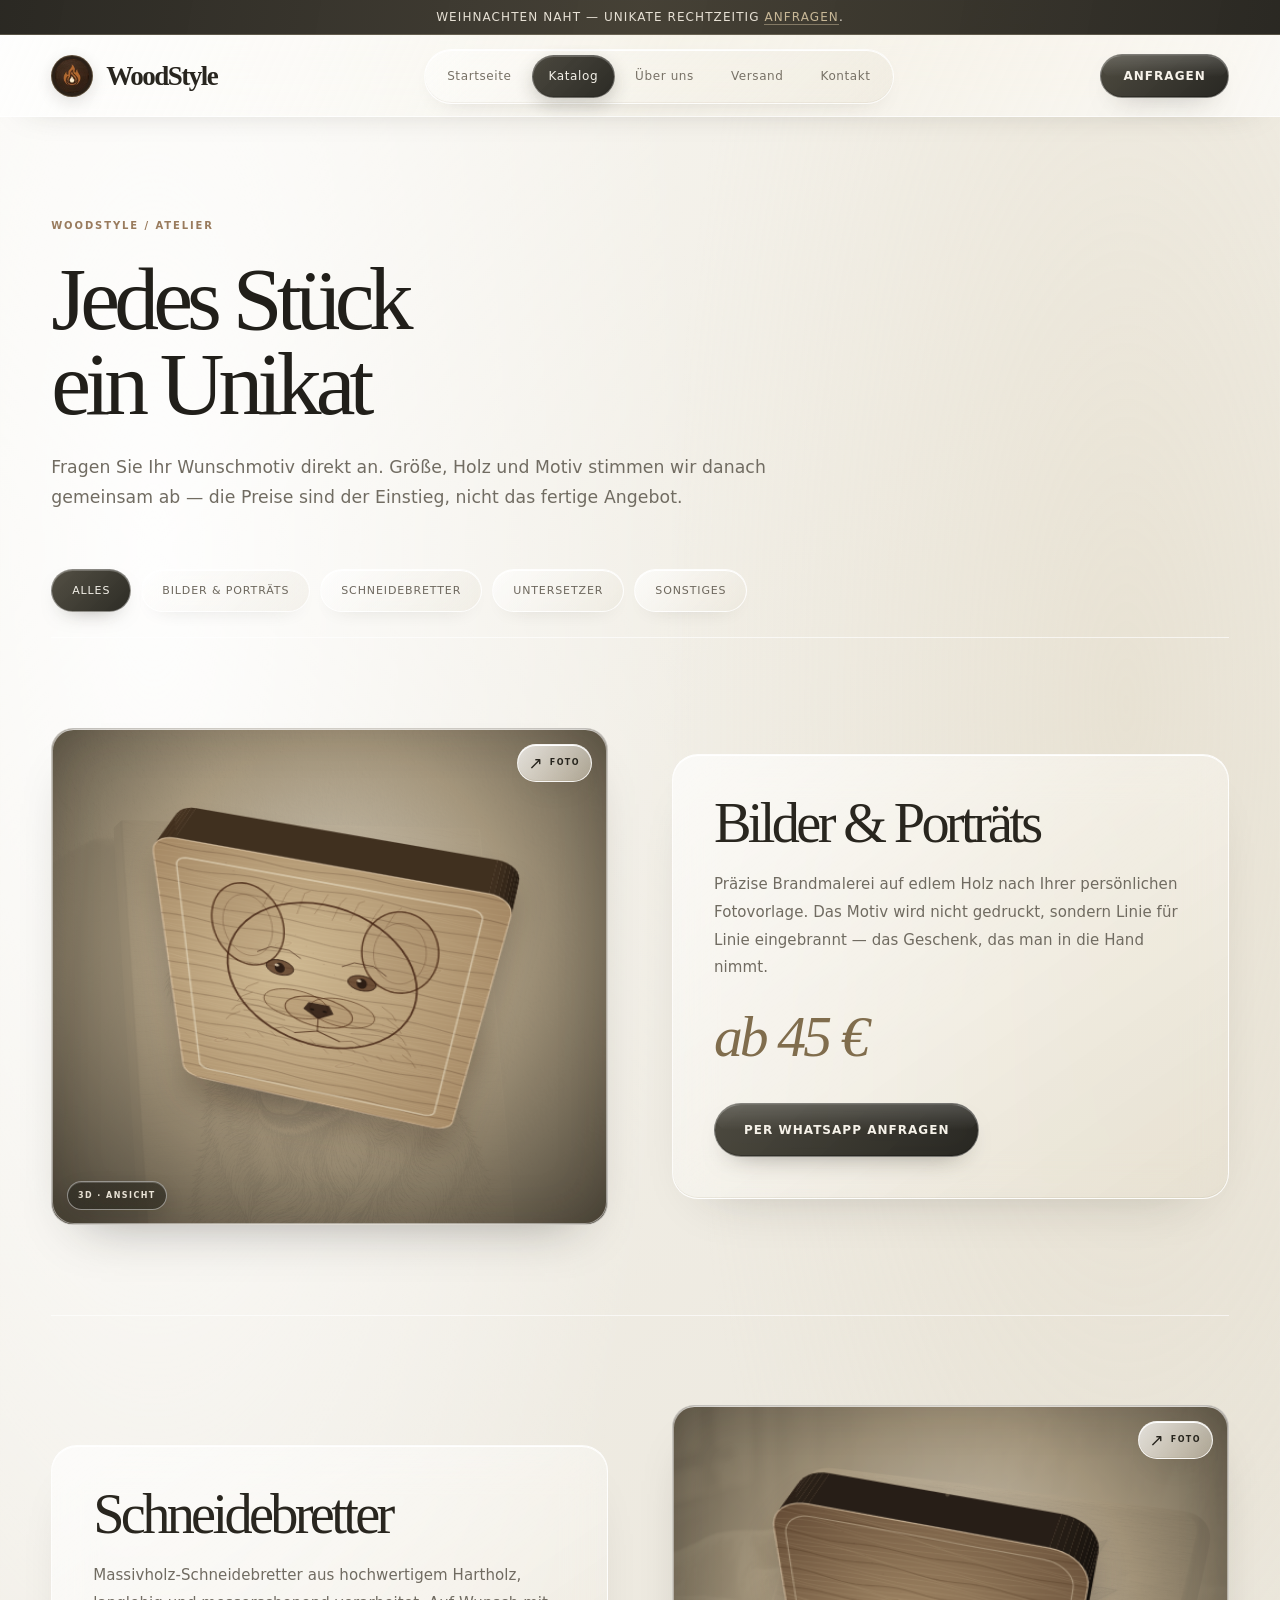
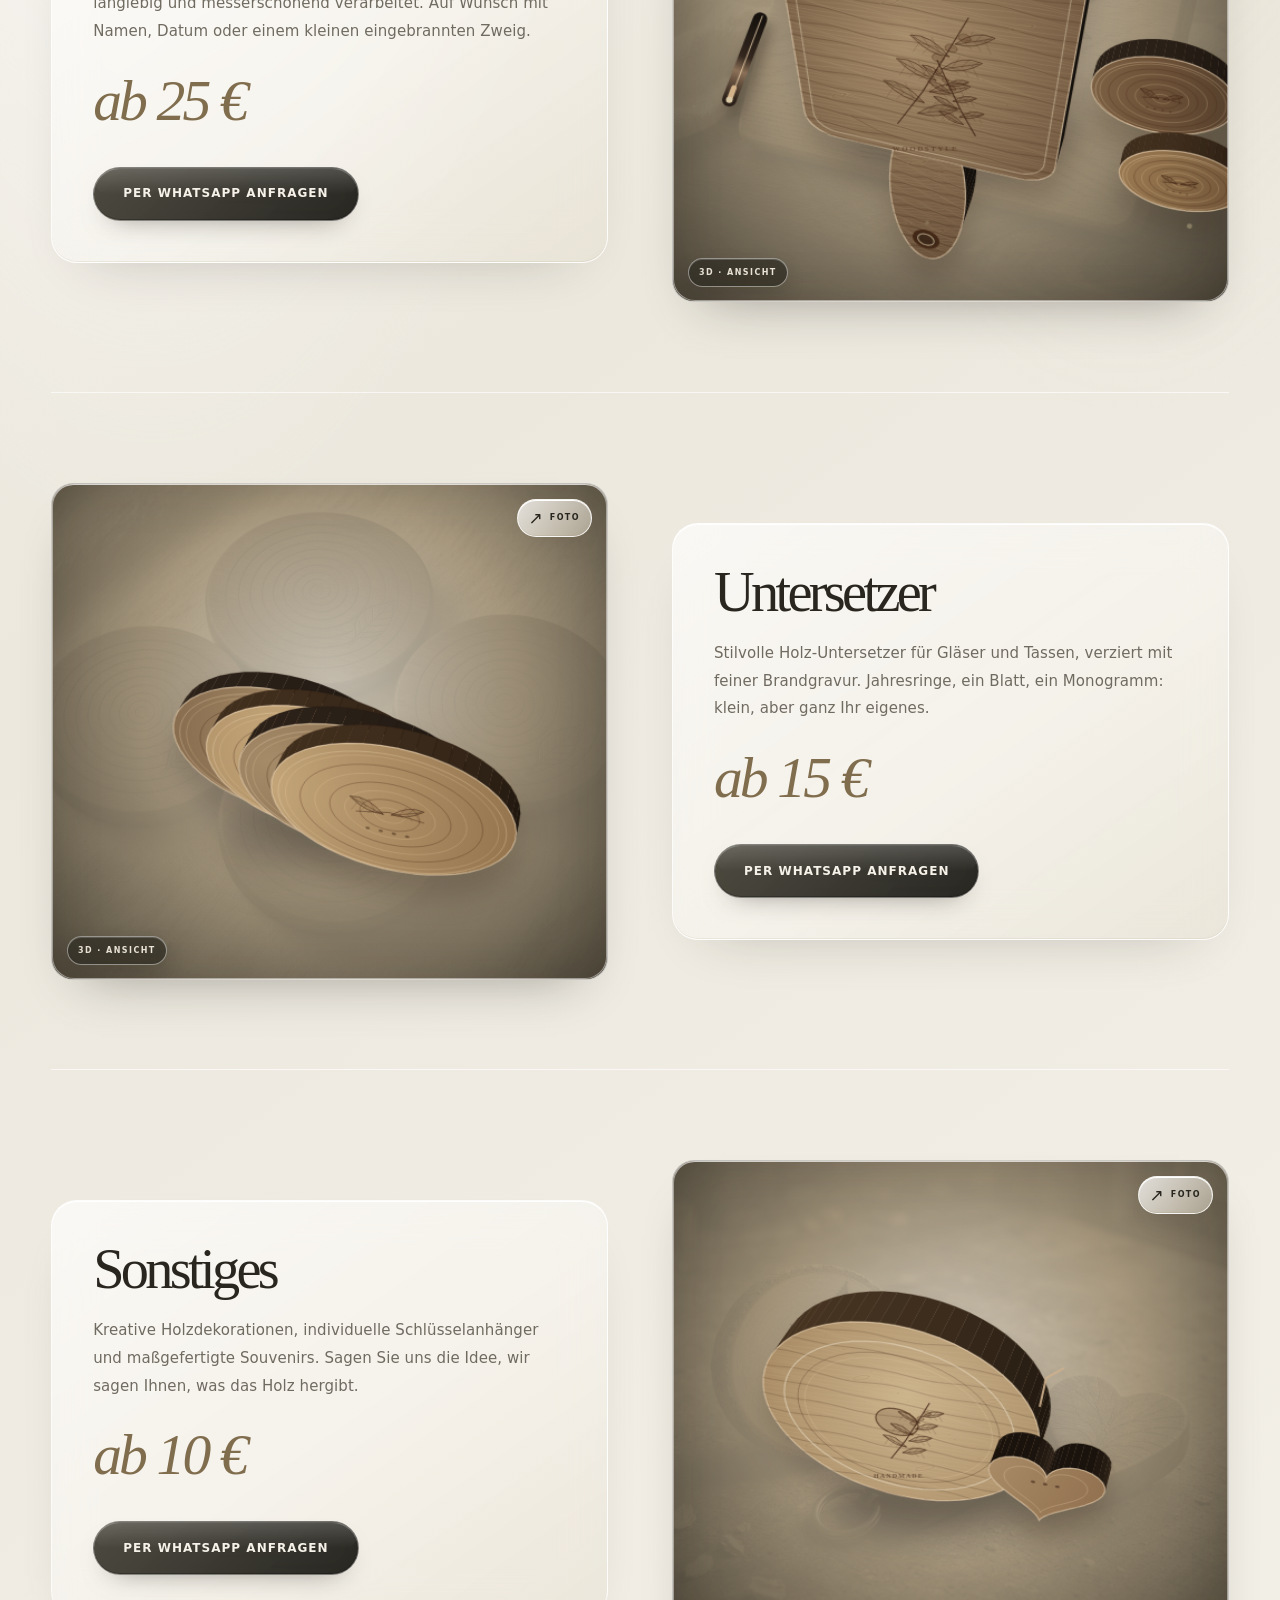
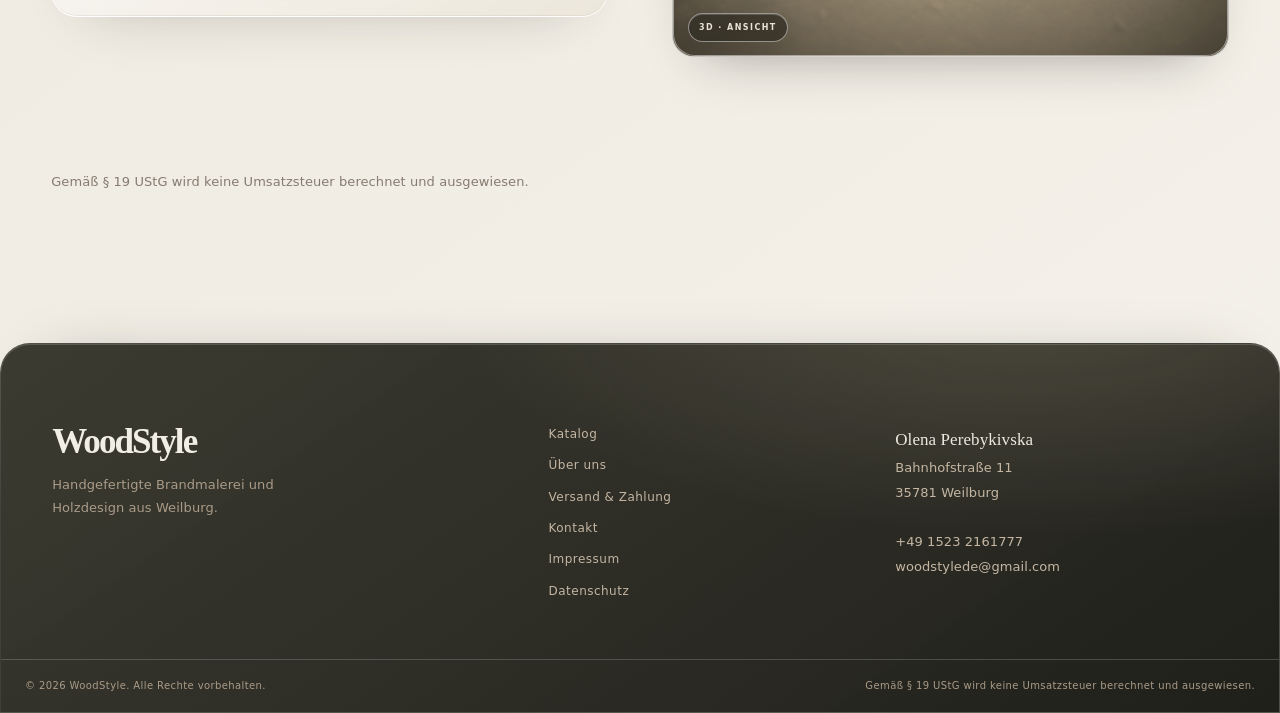
<file: katalog.html>
<!doctype html>
<html lang="de"><head><meta charset="utf-8"><meta name="viewport" content="width=device-width, initial-scale=1">
<title>Katalog · WoodStyle</title><meta name="description" content="Katalog von WoodStyle: Massivholz-Schneidebretter, Untersetzer, Porträts in Brandmalerei und individuelle Holzdekorationen."><meta name="theme-color" content="#f4f1e9">
<link rel="icon" type="image/svg+xml" href="favicon.svg"><link rel="stylesheet" href="css/style.css"></head>
<body><a href="#main" class="skip">Zum Inhalt springen</a>
<header class="top"><div class="note">Weihnachten naht — Unikate rechtzeitig <a href="kontakt.html">anfragen</a>.</div>
<div class="wrap bar"><a href="index.html" class="brand" aria-label="WoodStyle, Startseite"><img src="images/logo.webp" alt="" width="38" height="38">WoodStyle</a>
<nav class="nav" aria-label="Hauptnavigation"><a href="index.html">Startseite</a><a href="katalog.html" aria-current="page">Katalog</a><a href="ueber-uns.html">Über uns</a><a href="versand.html">Versand</a><a href="kontakt.html">Kontakt</a></nav><a href="kontakt.html" class="btn sm">Anfragen</a>
<button type="button" id="menu-open" class="menu" aria-label="Menü öffnen" aria-expanded="false" aria-controls="drawer"><svg width="20" height="20" viewBox="0 0 24 24" fill="none" stroke="currentColor" stroke-width="2" stroke-linecap="round" aria-hidden="true"><path d="M4 7h16M4 12h16M4 17h16"/></svg></button></div></header>
<div id="drawer" role="dialog" aria-modal="true" aria-label="Seitennavigation"><div class="row">WoodStyle<button type="button" id="menu-close" class="menu" aria-label="Menü schließen"><svg width="20" height="20" viewBox="0 0 24 24" fill="none" stroke="currentColor" stroke-width="2" stroke-linecap="round" aria-hidden="true"><path d="M18 6 6 18M6 6l12 12"/></svg></button></div>
<nav aria-label="Mobilnavigation"><a href="index.html">Startseite</a><a href="katalog.html" aria-current="page">Katalog</a><a href="ueber-uns.html">Über uns</a><a href="versand.html">Versand</a><a href="kontakt.html">Kontakt</a></nav><a href="kontakt.html" class="btn">Anfrage starten</a></div>
<main id="main">
<div class="wrap"><div class="ph-head"><h1>Jedes Stück ein Unikat</h1><p class="lead">Fragen Sie Ihr Wunschmotiv direkt an. Größe, Holz und Motiv stimmen wir danach gemeinsam ab — die Preise sind der Einstieg, nicht das fertige Angebot.</p></div>
<div class="filters" role="group" aria-label="Kategorien" id="filters"><button type="button" data-filter="alle" aria-pressed="true">Alles</button><button type="button" data-filter="bilder" aria-pressed="false">Bilder &amp; Porträts</button><button type="button" data-filter="schneidebretter" aria-pressed="false">Schneidebretter</button><button type="button" data-filter="untersetzer" aria-pressed="false">Untersetzer</button><button type="button" data-filter="sonstiges" aria-pressed="false">Sonstiges</button></div><div><article id="bilder" data-cat="bilder" class="item"><figure class="ph "><img src="images/portrait.jpg" alt="Brandmalerei eines Hundes auf einer hellen Holztafel, an eine warme Wand gelehnt" width="1400" height="1050"><canvas class="wood-model product-model" data-wood3d="portrait" role="img" aria-label="Interaktive 3D-Produktansicht"></canvas><span class="model-tag">3D · ANSICHT</span></figure><div><h2>Bilder &amp; Porträts</h2><p class="t">Präzise Brandmalerei auf edlem Holz nach Ihrer persönlichen Fotovorlage. Das Motiv wird nicht gedruckt, sondern Linie für Linie eingebrannt — das Geschenk, das man in die Hand nimmt.</p><p class="big-price">ab 45 €</p><div class="cta"><a href="https://wa.me/4915232161777?text=Hallo%2C%20ich%20interessiere%20mich%20f%C3%BCr%20Brandmalerei." class="btn" target="_blank" rel="noopener noreferrer">Per WhatsApp anfragen</a></div></div></article><article id="schneidebretter" data-cat="schneidebretter" class="item"><figure class="ph "><img src="images/board.jpg" alt="Massives Eichen-Schneidebrett mit eingebranntem Olivenzweig auf einem Walnusstisch" width="1400" height="1050" loading="lazy"><canvas class="wood-model product-model" data-wood3d="board" role="img" aria-label="Interaktive 3D-Produktansicht"></canvas><span class="model-tag">3D · ANSICHT</span></figure><div><h2>Schneidebretter</h2><p class="t">Massivholz-Schneidebretter aus hochwertigem Hartholz, langlebig und messerschonend verarbeitet. Auf Wunsch mit Namen, Datum oder einem kleinen eingebrannten Zweig.</p><p class="big-price">ab 25 €</p><div class="cta"><a href="https://wa.me/4915232161777?text=Hallo%2C%20ich%20interessiere%20mich%20f%C3%BCr%20Schneidebretter." class="btn" target="_blank" rel="noopener noreferrer">Per WhatsApp anfragen</a></div></div></article><article id="untersetzer" data-cat="untersetzer" class="item"><figure class="ph "><img src="images/coasters.jpg" alt="Vier runde Walnuss-Untersetzer mit eingebrannten Jahresringen auf Leinen" width="1400" height="1050" loading="lazy"><canvas class="wood-model product-model" data-wood3d="coasters" role="img" aria-label="Interaktive 3D-Produktansicht"></canvas><span class="model-tag">3D · ANSICHT</span></figure><div><h2>Untersetzer</h2><p class="t">Stilvolle Holz-Untersetzer für Gläser und Tassen, verziert mit feiner Brandgravur. Jahresringe, ein Blatt, ein Monogramm: klein, aber ganz Ihr eigenes.</p><p class="big-price">ab 15 €</p><div class="cta"><a href="https://wa.me/4915232161777?text=Hallo%2C%20ich%20interessiere%20mich%20f%C3%BCr%20Untersetzer." class="btn" target="_blank" rel="noopener noreferrer">Per WhatsApp anfragen</a></div></div></article><article id="sonstiges" data-cat="sonstiges" class="item"><figure class="ph "><img src="images/gifts.jpg" alt="Kleine Holzgeschenke mit Brandmalerei auf einer Werkbank: Scheibe, Anhänger und Herz" width="1400" height="1050" loading="lazy"><canvas class="wood-model product-model" data-wood3d="gifts" role="img" aria-label="Interaktive 3D-Produktansicht"></canvas><span class="model-tag">3D · ANSICHT</span></figure><div><h2>Sonstiges</h2><p class="t">Kreative Holzdekorationen, individuelle Schlüsselanhänger und maßgefertigte Souvenirs. Sagen Sie uns die Idee, wir sagen Ihnen, was das Holz hergibt.</p><p class="big-price">ab 10 €</p><div class="cta"><a href="https://wa.me/4915232161777?text=Hallo%2C%20ich%20interessiere%20mich%20f%C3%BCr%20Holzdekorationen." class="btn" target="_blank" rel="noopener noreferrer">Per WhatsApp anfragen</a></div></div></article></div><p class="small" style="padding:24px 0 80px">Gemäß § 19 UStG wird keine Umsatzsteuer berechnet und ausgewiesen.</p></div>
</main>
<footer class="foot"><div class="wrap"><div><a href="index.html" class="brand">WoodStyle</a><p style="margin-top:14px;max-width:20em">Handgefertigte Brandmalerei und Holzdesign aus Weilburg.</p></div>
<nav aria-label="Fußzeile"><a href="katalog.html">Katalog</a><a href="ueber-uns.html">Über uns</a><a href="versand.html">Versand &amp; Zahlung</a><a href="kontakt.html">Kontakt</a><a href="impressum.html">Impressum</a><a href="datenschutz.html">Datenschutz</a></nav>
<address><b style="color:#f1e8d8;font-weight:500">Olena Perebykivska</b><br>Bahnhofstraße 11<br>35781 Weilburg<br><br><a href="tel:+4915232161777">+49 1523 2161777</a><br><a href="mailto:woodstylede@gmail.com">woodstylede@gmail.com</a></address></div>
<div class="legalbar"><div class="wrap"><p>© 2026 WoodStyle. Alle Rechte vorbehalten.</p><p>Gemäß § 19 UStG wird keine Umsatzsteuer berechnet und ausgewiesen.</p></div></div></footer>
<a href="https://wa.me/4915232161777" target="_blank" rel="noopener noreferrer" class="btn sm fab">Anfragen</a>
<script src="js/main.js" defer></script><script src="js/wood-3d.js" defer></script></body></html>
</file>
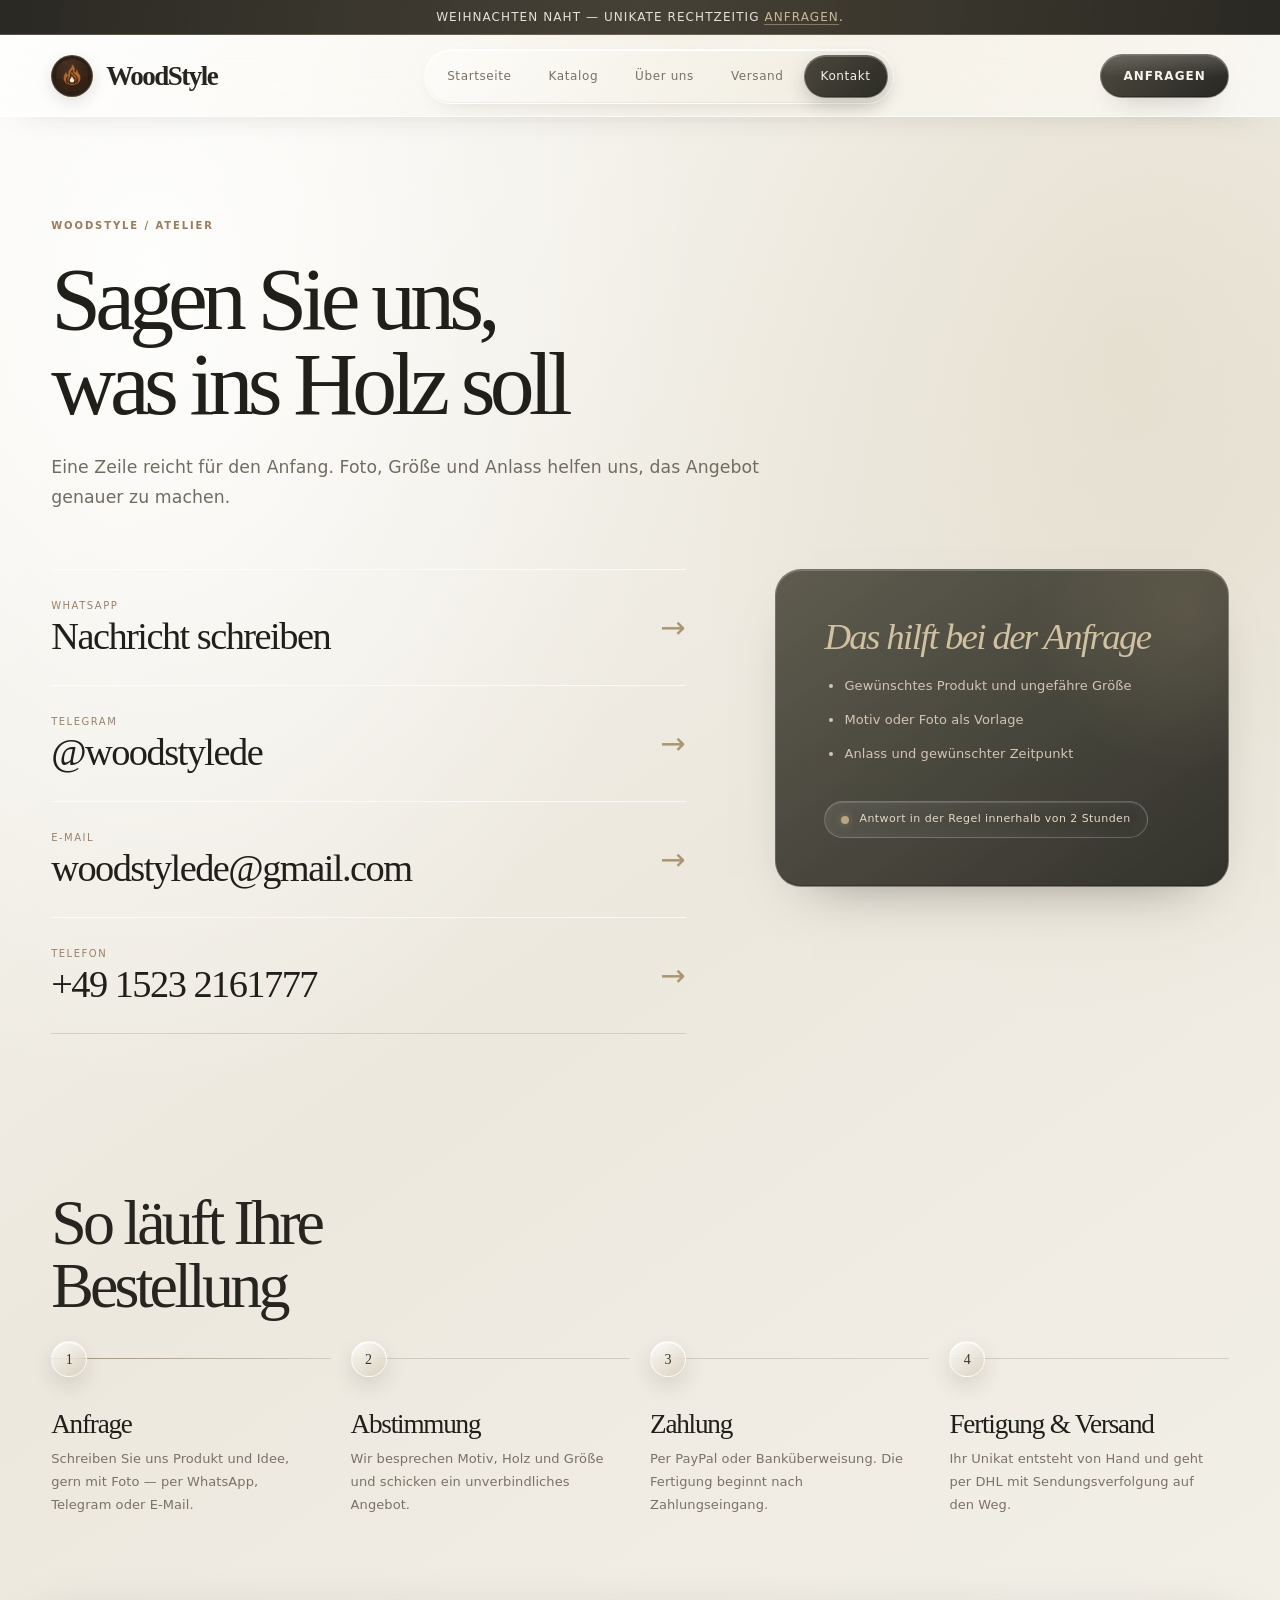
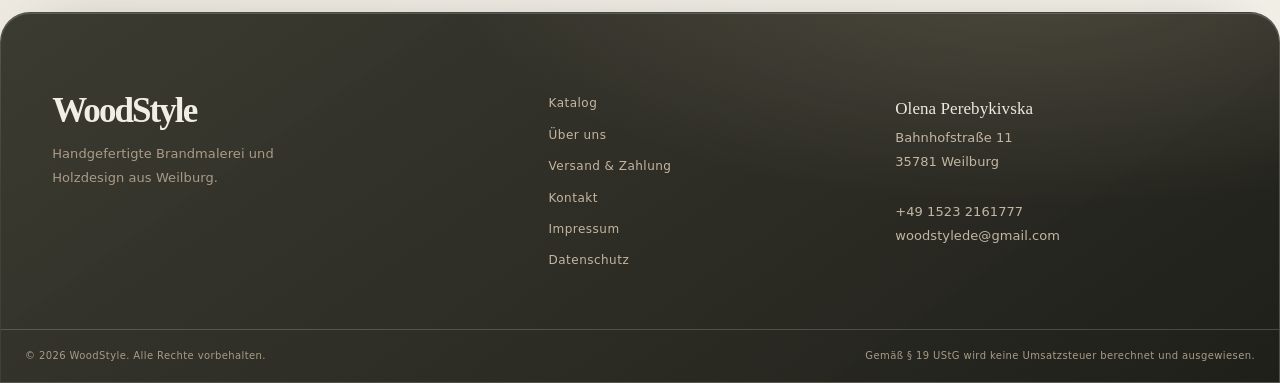
<file: kontakt.html>
<!doctype html>
<html lang="de"><head><meta charset="utf-8"><meta name="viewport" content="width=device-width, initial-scale=1">
<title>Kontakt &amp; Bestellung · WoodStyle</title><meta name="description" content="WoodStyle anfragen: per WhatsApp, Telegram, E-Mail oder Telefon. Individuelle Holzprodukte und Brandmalerei aus Weilburg."><meta name="theme-color" content="#f4f1e9">
<link rel="icon" type="image/svg+xml" href="favicon.svg"><link rel="stylesheet" href="css/style.css"></head>
<body><a href="#main" class="skip">Zum Inhalt springen</a>
<header class="top"><div class="note">Weihnachten naht — Unikate rechtzeitig <a href="kontakt.html">anfragen</a>.</div>
<div class="wrap bar"><a href="index.html" class="brand" aria-label="WoodStyle, Startseite"><img src="images/logo.webp" alt="" width="38" height="38">WoodStyle</a>
<nav class="nav" aria-label="Hauptnavigation"><a href="index.html">Startseite</a><a href="katalog.html">Katalog</a><a href="ueber-uns.html">Über uns</a><a href="versand.html">Versand</a><a href="kontakt.html" aria-current="page">Kontakt</a></nav><a href="kontakt.html" class="btn sm">Anfragen</a>
<button type="button" id="menu-open" class="menu" aria-label="Menü öffnen" aria-expanded="false" aria-controls="drawer"><svg width="20" height="20" viewBox="0 0 24 24" fill="none" stroke="currentColor" stroke-width="2" stroke-linecap="round" aria-hidden="true"><path d="M4 7h16M4 12h16M4 17h16"/></svg></button></div></header>
<div id="drawer" role="dialog" aria-modal="true" aria-label="Seitennavigation"><div class="row">WoodStyle<button type="button" id="menu-close" class="menu" aria-label="Menü schließen"><svg width="20" height="20" viewBox="0 0 24 24" fill="none" stroke="currentColor" stroke-width="2" stroke-linecap="round" aria-hidden="true"><path d="M18 6 6 18M6 6l12 12"/></svg></button></div>
<nav aria-label="Mobilnavigation"><a href="index.html">Startseite</a><a href="katalog.html">Katalog</a><a href="ueber-uns.html">Über uns</a><a href="versand.html">Versand</a><a href="kontakt.html" aria-current="page">Kontakt</a></nav><a href="kontakt.html" class="btn">Anfrage starten</a></div>
<main id="main">
<div class="wrap"><div class="ph-head"><h1>Sagen Sie uns, was ins Holz soll</h1><p class="lead">Eine Zeile reicht für den Anfang. Foto, Größe und Anlass helfen uns, das Angebot genauer zu machen.</p></div>
<div class="two"><ul class="chan"><li><a href="https://wa.me/4915232161777" target="_blank" rel="noopener noreferrer"><span><small>WhatsApp</small><b>Nachricht schreiben</b></span><i aria-hidden="true">→</i></a></li><li><a href="https://t.me/woodstylede" target="_blank" rel="noopener noreferrer"><span><small>Telegram</small><b>@woodstylede</b></span><i aria-hidden="true">→</i></a></li><li><a href="mailto:woodstylede@gmail.com?subject=Anfrage%20WoodStyle"><span><small>E-Mail</small><b>woodstylede@gmail.com</b></span><i aria-hidden="true">→</i></a></li><li><a href="tel:+4915232161777"><span><small>Telefon</small><b>+49 1523 2161777</b></span><i aria-hidden="true">→</i></a></li></ul><aside class="aside"><h2>Das hilft bei der Anfrage</h2><ul><li>Gewünschtes Produkt und ungefähre Größe</li><li>Motiv oder Foto als Vorlage</li><li>Anlass und gewünschter Zeitpunkt</li></ul><p class="reply">Antwort in der Regel innerhalb von 2 Stunden</p></aside></div>
<h2 class="h2" style="margin:88px 0 40px">So läuft Ihre Bestellung</h2><ol class="steps" style="margin-bottom:96px"><li><h3>Anfrage</h3><p>Schreiben Sie uns Produkt und Idee, gern mit Foto — per WhatsApp, Telegram oder E-Mail.</p></li><li><h3>Abstimmung</h3><p>Wir besprechen Motiv, Holz und Größe und schicken ein unverbindliches Angebot.</p></li><li><h3>Zahlung</h3><p>Per PayPal oder Banküberweisung. Die Fertigung beginnt nach Zahlungseingang.</p></li><li><h3>Fertigung &amp; Versand</h3><p>Ihr Unikat entsteht von Hand und geht per DHL mit Sendungsverfolgung auf den Weg.</p></li></ol></div>
</main>
<footer class="foot"><div class="wrap"><div><a href="index.html" class="brand">WoodStyle</a><p style="margin-top:14px;max-width:20em">Handgefertigte Brandmalerei und Holzdesign aus Weilburg.</p></div>
<nav aria-label="Fußzeile"><a href="katalog.html">Katalog</a><a href="ueber-uns.html">Über uns</a><a href="versand.html">Versand &amp; Zahlung</a><a href="kontakt.html">Kontakt</a><a href="impressum.html">Impressum</a><a href="datenschutz.html">Datenschutz</a></nav>
<address><b style="color:#f1e8d8;font-weight:500">Olena Perebykivska</b><br>Bahnhofstraße 11<br>35781 Weilburg<br><br><a href="tel:+4915232161777">+49 1523 2161777</a><br><a href="mailto:woodstylede@gmail.com">woodstylede@gmail.com</a></address></div>
<div class="legalbar"><div class="wrap"><p>© 2026 WoodStyle. Alle Rechte vorbehalten.</p><p>Gemäß § 19 UStG wird keine Umsatzsteuer berechnet und ausgewiesen.</p></div></div></footer>
<a href="https://wa.me/4915232161777" target="_blank" rel="noopener noreferrer" class="btn sm fab">Anfragen</a>
<script src="js/main.js" defer></script></body></html>
</file>
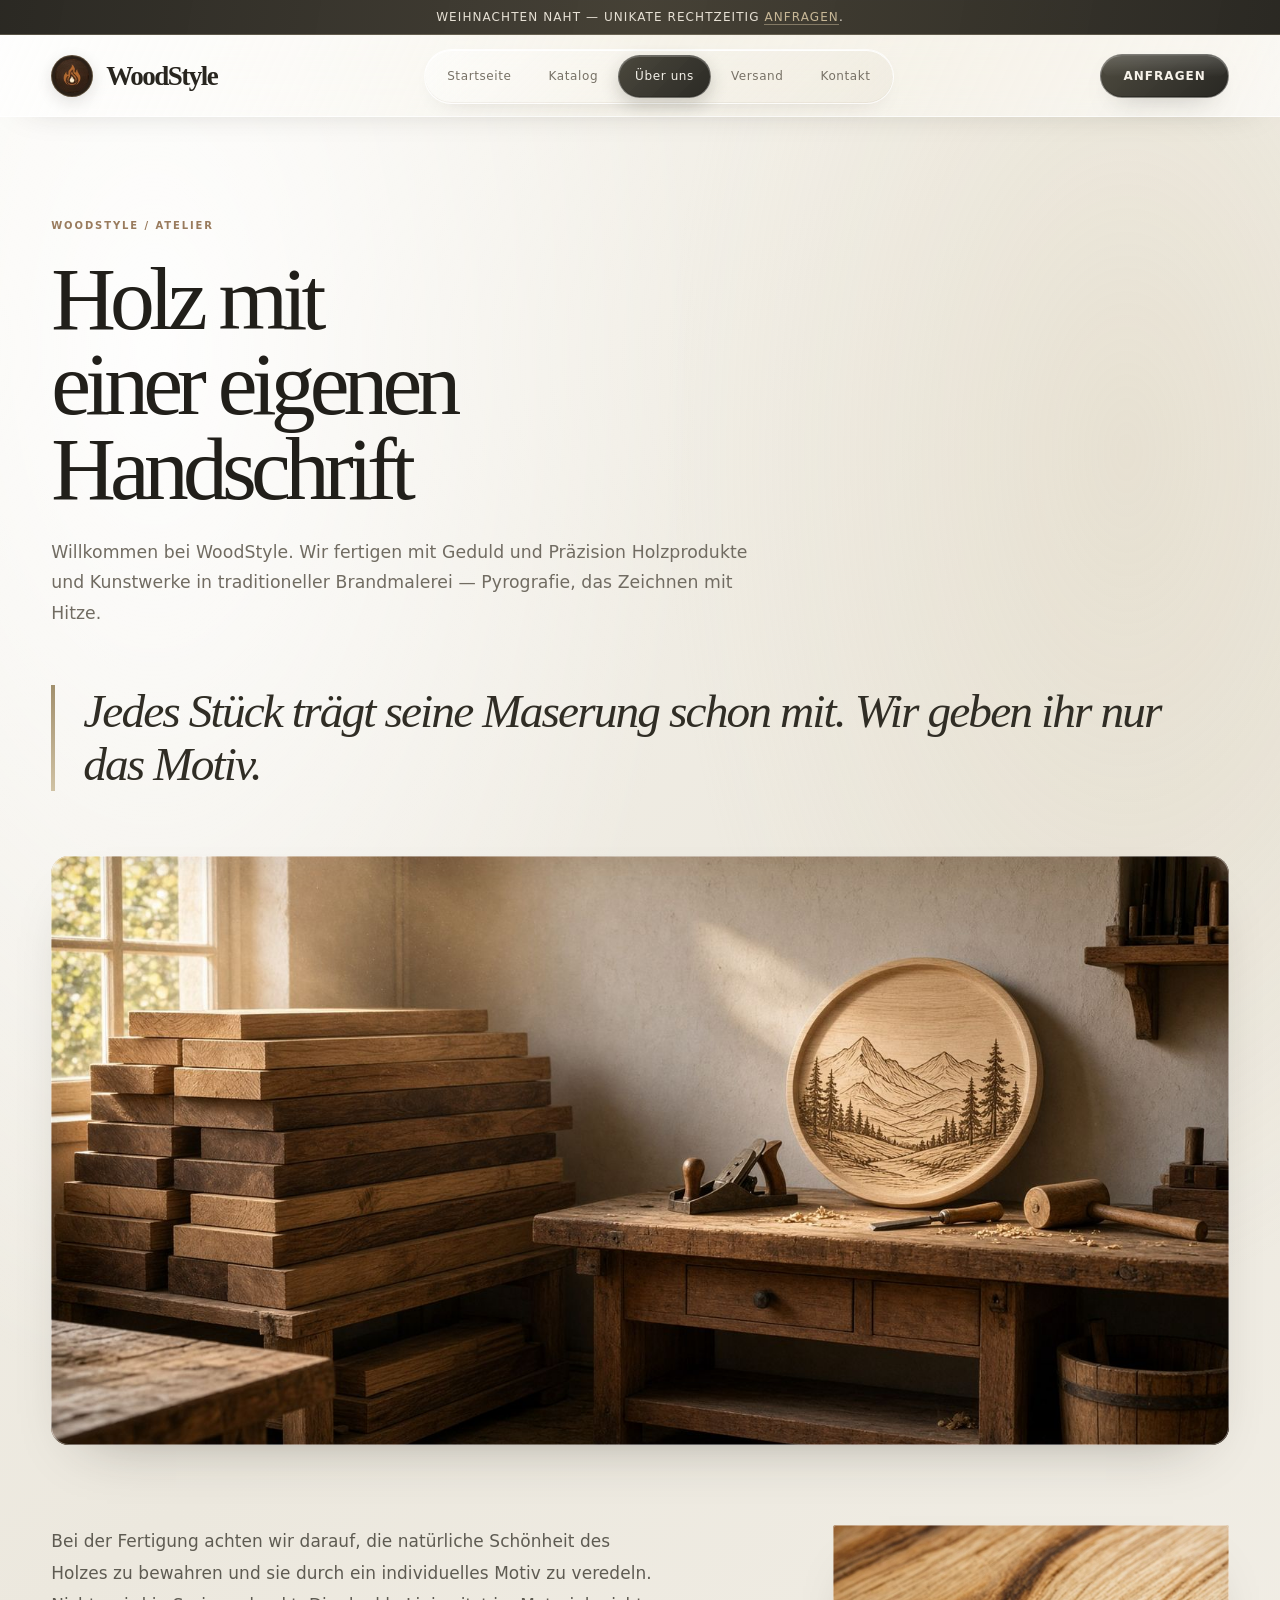
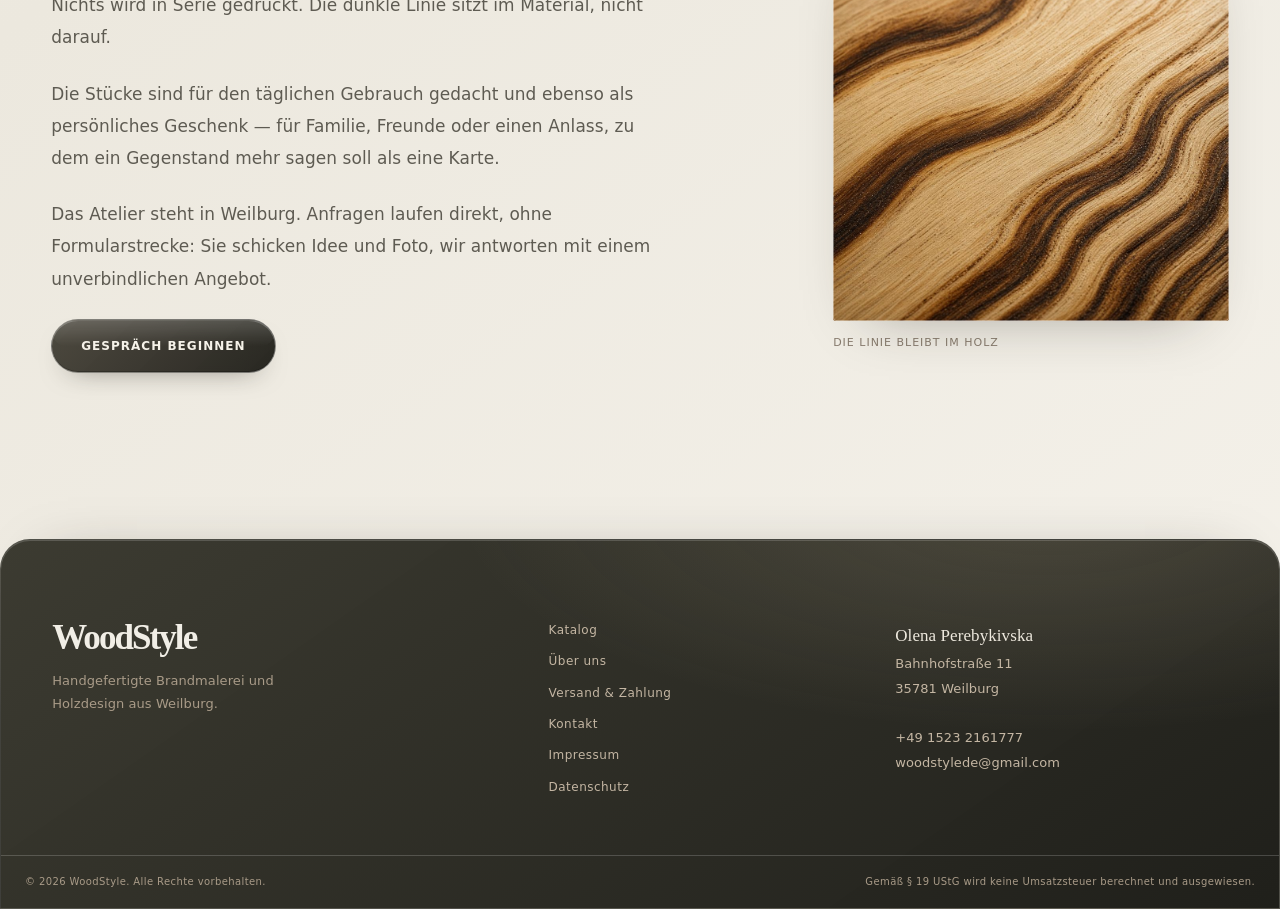
<file: ueber-uns.html>
<!doctype html>
<html lang="de"><head><meta charset="utf-8"><meta name="viewport" content="width=device-width, initial-scale=1">
<title>Über uns · WoodStyle</title><meta name="description" content="WoodStyle aus Weilburg: handgefertigte Holzprodukte und Brandmalerei, bei der die Maserung zum Motiv gehört."><meta name="theme-color" content="#f4f1e9">
<link rel="icon" type="image/svg+xml" href="favicon.svg"><link rel="stylesheet" href="css/style.css"></head>
<body><a href="#main" class="skip">Zum Inhalt springen</a>
<header class="top"><div class="note">Weihnachten naht — Unikate rechtzeitig <a href="kontakt.html">anfragen</a>.</div>
<div class="wrap bar"><a href="index.html" class="brand" aria-label="WoodStyle, Startseite"><img src="images/logo.webp" alt="" width="38" height="38">WoodStyle</a>
<nav class="nav" aria-label="Hauptnavigation"><a href="index.html">Startseite</a><a href="katalog.html">Katalog</a><a href="ueber-uns.html" aria-current="page">Über uns</a><a href="versand.html">Versand</a><a href="kontakt.html">Kontakt</a></nav><a href="kontakt.html" class="btn sm">Anfragen</a>
<button type="button" id="menu-open" class="menu" aria-label="Menü öffnen" aria-expanded="false" aria-controls="drawer"><svg width="20" height="20" viewBox="0 0 24 24" fill="none" stroke="currentColor" stroke-width="2" stroke-linecap="round" aria-hidden="true"><path d="M4 7h16M4 12h16M4 17h16"/></svg></button></div></header>
<div id="drawer" role="dialog" aria-modal="true" aria-label="Seitennavigation"><div class="row">WoodStyle<button type="button" id="menu-close" class="menu" aria-label="Menü schließen"><svg width="20" height="20" viewBox="0 0 24 24" fill="none" stroke="currentColor" stroke-width="2" stroke-linecap="round" aria-hidden="true"><path d="M18 6 6 18M6 6l12 12"/></svg></button></div>
<nav aria-label="Mobilnavigation"><a href="index.html">Startseite</a><a href="katalog.html">Katalog</a><a href="ueber-uns.html" aria-current="page">Über uns</a><a href="versand.html">Versand</a><a href="kontakt.html">Kontakt</a></nav><a href="kontakt.html" class="btn">Anfrage starten</a></div>
<main id="main">
<div class="wrap"><div class="ph-head"><h1>Holz mit einer eigenen Handschrift</h1><p class="lead">Willkommen bei WoodStyle. Wir fertigen mit Geduld und Präzision Holzprodukte und Kunstwerke in traditioneller Brandmalerei — Pyrografie, das Zeichnen mit Hitze.</p></div>
<blockquote class="quote" style="margin:0 0 56px">Jedes Stück trägt seine Maserung schon mit. Wir geben ihr nur das Motiv.</blockquote>
<figure class="ph" style="aspect-ratio:16/8"><img src="images/atelier.jpg" alt="Werkstatt mit gestapelten Brettern, Werkzeug und einer fertigen Holztafel im Nachmittagslicht" width="1600" height="1067"></figure>
<div class="prose-grid" style="padding:80px 0 96px"><div class="prose"><p>Bei der Fertigung achten wir darauf, die natürliche Schönheit des Holzes zu bewahren und sie durch ein individuelles Motiv zu veredeln. Nichts wird in Serie gedruckt. Die dunkle Linie sitzt im Material, nicht darauf.</p><p>Die Stücke sind für den täglichen Gebrauch gedacht und ebenso als persönliches Geschenk — für Familie, Freunde oder einen Anlass, zu dem ein Gegenstand mehr sagen soll als eine Karte.</p><p>Das Atelier steht in Weilburg. Anfragen laufen direkt, ohne Formularstrecke: Sie schicken Idee und Foto, wir antworten mit einem unverbindlichen Angebot.</p><a href="kontakt.html" class="btn">Gespräch beginnen</a></div>
<div><figure class="ph "><img src="images/grain.jpg" alt="Makroaufnahme eingebrannter Linien in heller Holzmaserung" width="1000" height="1000" loading="lazy"></figure><p class="cap"><span>Die Linie bleibt im Holz</span></p></div></div></div>
</main>
<footer class="foot"><div class="wrap"><div><a href="index.html" class="brand">WoodStyle</a><p style="margin-top:14px;max-width:20em">Handgefertigte Brandmalerei und Holzdesign aus Weilburg.</p></div>
<nav aria-label="Fußzeile"><a href="katalog.html">Katalog</a><a href="ueber-uns.html">Über uns</a><a href="versand.html">Versand &amp; Zahlung</a><a href="kontakt.html">Kontakt</a><a href="impressum.html">Impressum</a><a href="datenschutz.html">Datenschutz</a></nav>
<address><b style="color:#f1e8d8;font-weight:500">Olena Perebykivska</b><br>Bahnhofstraße 11<br>35781 Weilburg<br><br><a href="tel:+4915232161777">+49 1523 2161777</a><br><a href="mailto:woodstylede@gmail.com">woodstylede@gmail.com</a></address></div>
<div class="legalbar"><div class="wrap"><p>© 2026 WoodStyle. Alle Rechte vorbehalten.</p><p>Gemäß § 19 UStG wird keine Umsatzsteuer berechnet und ausgewiesen.</p></div></div></footer>
<a href="https://wa.me/4915232161777" target="_blank" rel="noopener noreferrer" class="btn sm fab">Anfragen</a>
<script src="js/main.js" defer></script></body></html>
</file>
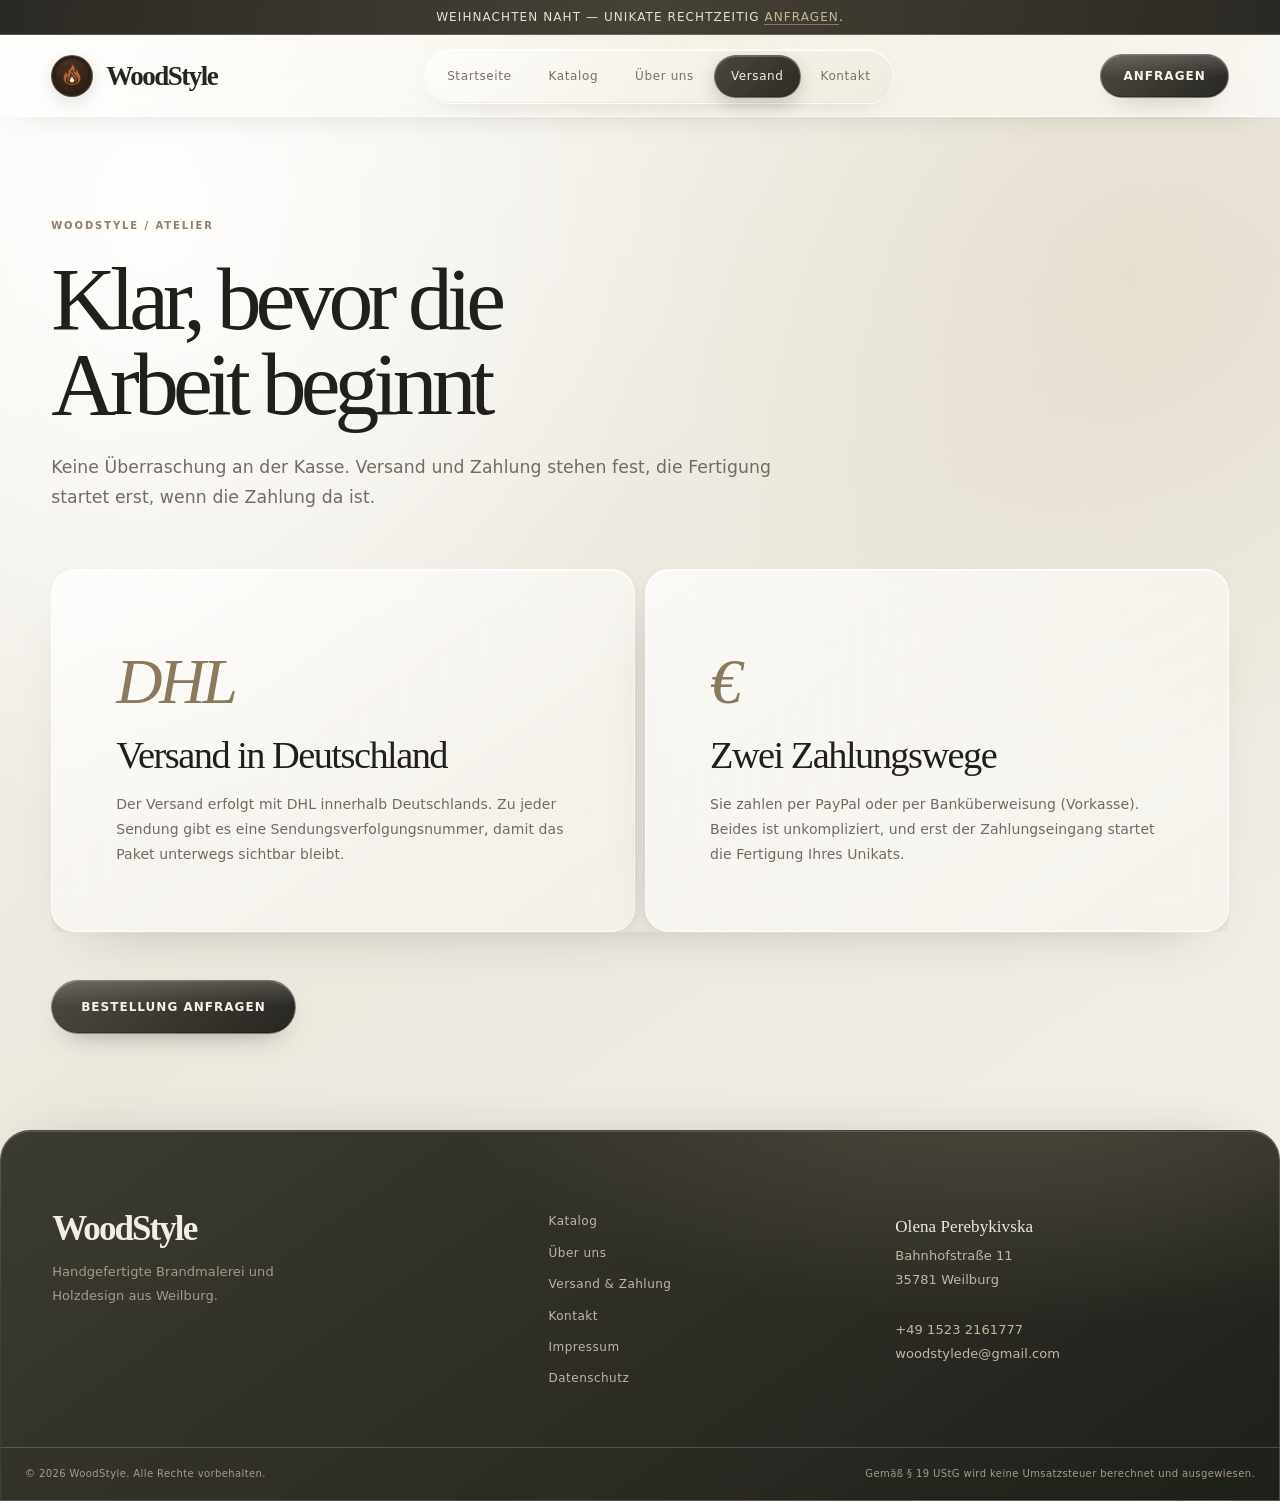
<file: versand.html>
<!doctype html>
<html lang="de"><head><meta charset="utf-8"><meta name="viewport" content="width=device-width, initial-scale=1">
<title>Versand &amp; Zahlung · WoodStyle</title><meta name="description" content="DHL-Versand mit Sendungsverfolgung sowie Zahlung per PayPal oder Banküberweisung bei WoodStyle."><meta name="theme-color" content="#f4f1e9">
<link rel="icon" type="image/svg+xml" href="favicon.svg"><link rel="stylesheet" href="css/style.css"></head>
<body><a href="#main" class="skip">Zum Inhalt springen</a>
<header class="top"><div class="note">Weihnachten naht — Unikate rechtzeitig <a href="kontakt.html">anfragen</a>.</div>
<div class="wrap bar"><a href="index.html" class="brand" aria-label="WoodStyle, Startseite"><img src="images/logo.webp" alt="" width="38" height="38">WoodStyle</a>
<nav class="nav" aria-label="Hauptnavigation"><a href="index.html">Startseite</a><a href="katalog.html">Katalog</a><a href="ueber-uns.html">Über uns</a><a href="versand.html" aria-current="page">Versand</a><a href="kontakt.html">Kontakt</a></nav><a href="kontakt.html" class="btn sm">Anfragen</a>
<button type="button" id="menu-open" class="menu" aria-label="Menü öffnen" aria-expanded="false" aria-controls="drawer"><svg width="20" height="20" viewBox="0 0 24 24" fill="none" stroke="currentColor" stroke-width="2" stroke-linecap="round" aria-hidden="true"><path d="M4 7h16M4 12h16M4 17h16"/></svg></button></div></header>
<div id="drawer" role="dialog" aria-modal="true" aria-label="Seitennavigation"><div class="row">WoodStyle<button type="button" id="menu-close" class="menu" aria-label="Menü schließen"><svg width="20" height="20" viewBox="0 0 24 24" fill="none" stroke="currentColor" stroke-width="2" stroke-linecap="round" aria-hidden="true"><path d="M18 6 6 18M6 6l12 12"/></svg></button></div>
<nav aria-label="Mobilnavigation"><a href="index.html">Startseite</a><a href="katalog.html">Katalog</a><a href="ueber-uns.html">Über uns</a><a href="versand.html" aria-current="page">Versand</a><a href="kontakt.html">Kontakt</a></nav><a href="kontakt.html" class="btn">Anfrage starten</a></div>
<main id="main">
<div class="wrap"><div class="ph-head"><h1>Klar, bevor die Arbeit beginnt</h1><p class="lead">Keine Überraschung an der Kasse. Versand und Zahlung stehen fest, die Fertigung startet erst, wenn die Zahlung da ist.</p></div>
<div class="split"><section><p class="big">DHL</p><h2>Versand in Deutschland</h2><p>Der Versand erfolgt mit DHL innerhalb Deutschlands. Zu jeder Sendung gibt es eine Sendungsverfolgungsnummer, damit das Paket unterwegs sichtbar bleibt.</p></section>
<section><p class="big">€</p><h2>Zwei Zahlungswege</h2><p>Sie zahlen per PayPal oder per Banküberweisung (Vorkasse). Beides ist unkompliziert, und erst der Zahlungseingang startet die Fertigung Ihres Unikats.</p></section></div>
<div class="cta" style="margin:48px 0 96px"><a href="kontakt.html" class="btn">Bestellung anfragen</a></div></div>
</main>
<footer class="foot"><div class="wrap"><div><a href="index.html" class="brand">WoodStyle</a><p style="margin-top:14px;max-width:20em">Handgefertigte Brandmalerei und Holzdesign aus Weilburg.</p></div>
<nav aria-label="Fußzeile"><a href="katalog.html">Katalog</a><a href="ueber-uns.html">Über uns</a><a href="versand.html">Versand &amp; Zahlung</a><a href="kontakt.html">Kontakt</a><a href="impressum.html">Impressum</a><a href="datenschutz.html">Datenschutz</a></nav>
<address><b style="color:#f1e8d8;font-weight:500">Olena Perebykivska</b><br>Bahnhofstraße 11<br>35781 Weilburg<br><br><a href="tel:+4915232161777">+49 1523 2161777</a><br><a href="mailto:woodstylede@gmail.com">woodstylede@gmail.com</a></address></div>
<div class="legalbar"><div class="wrap"><p>© 2026 WoodStyle. Alle Rechte vorbehalten.</p><p>Gemäß § 19 UStG wird keine Umsatzsteuer berechnet und ausgewiesen.</p></div></div></footer>
<a href="https://wa.me/4915232161777" target="_blank" rel="noopener noreferrer" class="btn sm fab">Anfragen</a>
<script src="js/main.js" defer></script></body></html>
</file>
<file: css/style.css>
:root{
--paper:#f6f2ea;--sand:#ebe3d4;--char:#140e0a;--char2:#21160f;--umber:#7a4a28;--amber:#f0952b;--ember:#ff6a2b;--ash:#6f655a;--line:rgba(20,14,10,.12);
--grad:linear-gradient(120deg,#ff6a2b,#f0952b 55%,#ffc766);
--r:22px;
--sans:ui-sans-serif,system-ui,-apple-system,"Segoe UI",Roboto,"Helvetica Neue",Arial,sans-serif;
--serif:var(--sans);
--ease:cubic-bezier(.2,.7,.2,1)}
*,*::before,*::after{box-sizing:border-box}
html{scroll-behavior:smooth;-webkit-text-size-adjust:100%}
body{margin:0;background:var(--paper);color:var(--char);font:17px/1.65 var(--sans);-webkit-font-smoothing:antialiased;overflow-x:hidden}
body::before{content:"";position:fixed;inset:0;z-index:-1;pointer-events:none;background:radial-gradient(60vw 50vh at 85% -10%,rgba(240,149,43,.16),transparent 70%),radial-gradient(50vw 50vh at -10% 40%,rgba(255,106,43,.08),transparent 70%)}
img{display:block;max-width:100%;height:auto}
a{color:inherit}
h1,h2,h3{font-family:var(--serif);font-weight:700;line-height:1.04;margin:0;letter-spacing:-.035em;text-wrap:balance}
p{margin:0}
:focus-visible{outline:2px solid var(--amber);outline-offset:3px}
.wrap{max-width:1180px;margin:0 auto;padding:0 24px}
.skip{position:absolute;left:12px;top:-60px;background:var(--char);color:var(--paper);padding:10px 16px;border-radius:10px;z-index:99}.skip:focus{top:12px}
.progress{position:fixed;left:0;top:0;height:3px;width:100%;background:var(--grad);transform-origin:0 50%;transform:scaleX(var(--p,0));z-index:80;pointer-events:none}
/* header */
.top{position:sticky;top:0;z-index:40;transition:background .3s,box-shadow .3s}
.note{background:var(--char);color:#e9dfcf;text-align:center;font-size:13.5px;padding:8px 20px;transition:margin .3s}
.note a{color:var(--amber);text-underline-offset:4px}
.bar{display:flex;align-items:center;justify-content:space-between;height:72px;gap:20px;transition:height .3s}
.top::before{content:"";position:absolute;inset:0;z-index:-1;background:rgba(246,242,234,.72);backdrop-filter:saturate(1.6) blur(16px);-webkit-backdrop-filter:saturate(1.6) blur(16px);border-bottom:1px solid var(--line)}
.top.stuck .bar{height:60px}.top.stuck::before{background:rgba(246,242,234,.88);box-shadow:0 10px 30px -20px rgba(20,14,10,.5)}
.brand{display:flex;align-items:center;gap:12px;text-decoration:none;font:700 23px/1 var(--sans);letter-spacing:-.04em}
.brand img{width:38px;height:38px;border-radius:11px;object-fit:cover;background:var(--char);transition:transform .6s var(--ease)}
.brand:hover img{transform:rotateY(360deg)}
.nav{display:flex;gap:6px;padding:5px;border-radius:999px;background:rgba(20,14,10,.05)}
.nav a{text-decoration:none;font-size:14.5px;font-weight:500;color:var(--ash);padding:8px 16px;border-radius:999px;transition:color .2s,background .2s}
.nav a:hover{color:var(--char)}.nav a[aria-current]{color:var(--paper);background:var(--char)}
.btn{position:relative;display:inline-flex;align-items:center;justify-content:center;min-height:50px;padding:0 28px;border-radius:999px;border:1.5px solid var(--char);background:var(--char);color:var(--paper);font-size:15px;font-weight:600;text-decoration:none;overflow:hidden;isolation:isolate;transition:color .3s,border-color .3s,box-shadow .35s,transform .3s var(--ease)}
.btn::before{content:"";position:absolute;inset:0;z-index:-1;background:var(--grad);transform:translateY(101%);transition:transform .4s var(--ease)}
.btn:hover{color:var(--char);border-color:transparent;box-shadow:0 14px 34px -12px rgba(255,106,43,.7);transform:translateY(-2px)}
.btn:hover::before{transform:none}
.btn.ghost{background:transparent;color:var(--char)}.btn.ghost::before{background:var(--char)}.btn.ghost:hover{color:var(--paper);border-color:var(--char);box-shadow:none}
.btn.sm{min-height:42px;padding:0 22px}
.menu{display:none;width:46px;height:46px;border-radius:50%;border:1px solid var(--line);background:none;cursor:pointer;align-items:center;justify-content:center;color:inherit}
#drawer{display:none;position:fixed;inset:0;z-index:90;background:var(--char);color:var(--paper);padding:24px;flex-direction:column}
#drawer.open{display:flex;animation:drawer .45s var(--ease)}
@keyframes drawer{from{opacity:0;transform:perspective(900px) rotateX(-12deg) translateY(-30px)}}
#drawer .row{display:flex;justify-content:space-between;align-items:center;font:700 24px var(--sans)}
#drawer .menu{border-color:rgba(255,255,255,.25)}
#drawer nav{display:flex;flex-direction:column;margin-top:36px}
#drawer nav a{font:700 40px/1 var(--sans);letter-spacing:-.04em;text-decoration:none;padding:16px 0;border-bottom:1px solid rgba(255,255,255,.12)}
#drawer nav a[aria-current]{color:var(--amber)}
#drawer .btn{margin-top:auto;background:var(--amber);border-color:var(--amber);color:var(--char)}
/* hero */
.hero{position:relative;display:grid;grid-template-columns:1.05fr .95fr;gap:56px;align-items:center;padding:80px 24px 72px}
.hero h1{font-size:clamp(3.2rem,8vw,7rem);line-height:1.1;letter-spacing:-.05em;padding-bottom:0.1em}
.burn{display:inline-block;padding-bottom:0.15em;margin-bottom:-0.15em}
@media (prefers-reduced-motion:no-preference){.burn{color:transparent;background:linear-gradient(100deg,var(--char) 0 38%,var(--ember) 45%,#c9bfae 52% 100%) 100% 0/300% 100%;-webkit-background-clip:text;background-clip:text;animation:burn 2.6s .3s cubic-bezier(.5,.1,.3,1) forwards}}
@keyframes burn{to{background-position:0 0}}
.lead{font-size:1.2rem;color:var(--ash);max-width:34em;margin-top:26px}
.cta{display:flex;flex-wrap:wrap;gap:12px;margin-top:34px}
.facts{margin-top:32px;font-size:14px;color:var(--ash);display:flex;flex-wrap:wrap;gap:6px 22px}
.facts span::before{content:"";display:inline-block;width:7px;height:7px;border-radius:50%;background:var(--grad);margin-right:8px}
.hero-fig{position:relative;perspective:1200px}
.hero-fig>.ph{aspect-ratio:4/5;transform:rotateX(var(--rx,0deg)) rotateY(var(--ry,-4deg)) rotateZ(1deg);transform-style:preserve-3d;transition:transform .35s var(--ease);will-change:transform}
.hero-fig::before{content:"";position:absolute;inset:18px -18px -18px 18px;border-radius:var(--r);border:1.5px solid var(--amber);opacity:.7;transform:translateZ(-60px) rotateX(var(--rx,0deg)) rotateY(var(--ry,-4deg)) rotateZ(1deg);transition:transform .5s var(--ease);pointer-events:none}
.hero-fig .cap{transform:translateZ(30px)}
.sparks{position:absolute;inset:0;pointer-events:none;overflow:hidden;z-index:0}
.sparks i{position:absolute;bottom:-10px;width:var(--s,5px);height:var(--s,5px);border-radius:50%;background:var(--amber);box-shadow:0 0 12px 3px rgba(255,106,43,.7);opacity:0;animation:spark var(--t,9s) var(--d,0s) linear infinite}
@keyframes spark{0%{opacity:0;transform:translate3d(0,0,0)}12%{opacity:.9}100%{opacity:0;transform:translate3d(var(--x,30px),-90vh,0)}}
.hero>*{position:relative;z-index:1}
.hero>.sparks{position:absolute;z-index:0}
/* image frame */
.ph{position:relative;overflow:hidden;border-radius:var(--r);margin:0;background:repeating-linear-gradient(97deg,#b88a5c 0 3px,#a87a4d 3px 7px,#c4976a 7px 12px),#b88a5c;box-shadow:0 40px 70px -35px rgba(20,14,10,.6),0 2px 0 rgba(255,255,255,.4) inset}
.ph::after{content:"";position:absolute;inset:0;pointer-events:none;border-radius:inherit;box-shadow:inset 0 0 0 1px rgba(20,14,10,.2),inset 0 0 40px rgba(60,28,8,.28)}
.ph::before{content:"";position:absolute;inset:0;z-index:2;pointer-events:none;opacity:0;transition:opacity .3s;background:radial-gradient(420px circle at var(--mx,50%) var(--my,50%),rgba(255,236,200,.32),transparent 60%)}
.tilt:hover .ph::before,.tilt .ph:hover::before,.ph.tilt:hover::before{opacity:1}
.ph img{width:100%;height:100%;object-fit:cover;transition:transform 1.1s var(--ease)}
a:hover>.ph img,.ph:hover img{transform:scale(1.06)}
.cap{margin-top:14px;font-size:13px;color:var(--ash);display:flex;justify-content:space-between}
/* divider */
.scorch{height:14px;margin:0;border:0;background:url("data:image/svg+xml,%3Csvg xmlns='http://www.w3.org/2000/svg' width='240' height='14' preserveAspectRatio='none' viewBox='0 0 240 14'%3E%3Cpath d='M0 7c10-5 18 4 30 0s16-5 28-1 20 5 34 0 18-4 30 0 22 4 36-1 20-3 32 1 24 2 30-1' fill='none' stroke='%23140e0a' stroke-width='2.4' stroke-linecap='round'/%3E%3C/svg%3E") repeat-x center/240px 14px;opacity:.7}
.sec{padding:96px 0}
.sec.dark{background:var(--char);color:#e9dfcf;position:relative;overflow:hidden;border-radius:36px;margin:0 12px}
.sec.dark::before{content:"";position:absolute;width:60vw;height:60vw;right:-20vw;top:-30vw;background:radial-gradient(closest-side,rgba(255,106,43,.22),transparent);pointer-events:none}
.sec.sand{background:var(--sand);border-radius:36px;margin:0 12px}
.h2{font-size:clamp(2.2rem,4.8vw,3.8rem)}
.head{display:flex;justify-content:space-between;align-items:flex-end;gap:24px;flex-wrap:wrap;margin-bottom:52px}
.tl{color:var(--char);font-weight:600;text-underline-offset:5px;text-decoration-color:var(--amber);text-decoration-thickness:2px;transition:color .2s}.tl:hover{color:var(--ember)}
/* product grid */
.grid{display:grid;grid-template-columns:repeat(6,1fr);gap:28px}
.card{grid-column:span 2;background:#fffdf8;border:1px solid var(--line);border-radius:calc(var(--r) + 6px);padding:14px 14px 24px;transform-style:preserve-3d;box-shadow:0 30px 50px -40px rgba(20,14,10,.5)}
.card.big{grid-column:span 4;grid-row:span 2}
.card .ph{aspect-ratio:4/3;transform:translateZ(24px);box-shadow:0 30px 40px -22px rgba(20,14,10,.55)}.card.big .ph{aspect-ratio:4/4.3}
.card h3{font-size:1.8rem;margin:22px 10px 0;transform:translateZ(40px)}
.card p{color:var(--ash);margin:8px 10px 0;font-size:15.5px;transform:translateZ(16px)}
.price{font:700 1.5rem var(--sans);letter-spacing:-.03em;color:var(--umber);margin:16px 10px 0;display:flex;justify-content:space-between;align-items:center;gap:12px;transform:translateZ(30px)}
.price small{font:500 14px var(--sans)}
/* tilt */
.tilt{transform:perspective(1000px) rotateX(var(--rx,0deg)) rotateY(var(--ry,0deg));transition:transform .35s var(--ease),box-shadow .35s;will-change:transform}
.tilt.live{transition:transform .08s linear,box-shadow .35s}
/* values */
.stagegrid{display:grid;grid-template-columns:1fr 1.15fr;gap:56px;align-items:center;position:relative}
.vals{display:grid;grid-template-columns:repeat(3,1fr);gap:0}
.vals>div{padding:8px 36px 8px 0}.vals>div+div{padding-left:36px;border-left:1px solid rgba(233,223,207,.16)}
.vals h3,.vals h2{font-size:2rem;color:var(--amber);letter-spacing:-.04em}.vals p{margin-top:12px;opacity:.78}
.stagegrid .vals{grid-template-columns:1fr}
.stagegrid .vals>div,.stagegrid .vals>div+div{padding:26px 0;border-left:0;border-top:1px solid rgba(233,223,207,.16)}
.stagegrid .vals>div:first-child{border-top:0;padding-top:0}
/* 3D stage of layered wood discs */
.stage{position:relative;height:460px;perspective:1100px;perspective-origin:50% 35%}
.rig{position:absolute;inset:0;display:grid;place-items:center;transform-style:preserve-3d;transform:rotateX(62deg) rotateZ(calc(var(--sp,0)*150deg - 25deg));transition:transform .25s linear}
.spin{position:relative;width:300px;height:300px;transform-style:preserve-3d;animation:spin 26s linear infinite}
@keyframes spin{to{transform:rotateZ(360deg)}}
.disc{position:absolute;inset:0;border-radius:50%;transform:translateZ(calc(var(--i)*(10px + var(--sp,0)*52px)));transition:transform .25s linear;box-shadow:0 1px 0 #3a2415,0 2px 0 #3a2415,0 3px 0 #2b1a0d,0 4px 0 #2b1a0d,0 5px 0 #20120a;background:repeating-radial-gradient(circle,var(--c1) 0 6px,var(--c2) 6px 11px)}
.disc:nth-child(1){--c1:#4a2e1a;--c2:#3d2514;background-color:#3d2514}
.disc:nth-child(2){--c1:#c28a54;--c2:#b17a47}
.disc:nth-child(3){--c1:#7a4a28;--c2:#6a3f21}
.disc:nth-child(4){--c1:#d9ad7a;--c2:#c99c68}
.disc:nth-child(5){--c1:#5a3720;--c2:#4c2d19}
.disc:nth-child(6){--c1:#e8c796;--c2:#dcb882;box-shadow:0 1px 0 #6b4326,0 2px 0 #6b4326,0 3px 0 #5a3720,0 4px 0 #5a3720,0 0 80px 10px rgba(255,106,43,.45)}
.disc:nth-child(6)::after{content:"";position:absolute;inset:26%;border-radius:50%;border:3px solid #3a2012;box-shadow:0 0 0 6px rgba(58,32,18,.0),inset 0 0 30px rgba(58,32,18,.55)}
.stage::after{content:"";position:absolute;left:12%;right:12%;bottom:6%;height:40px;background:radial-gradient(closest-side,rgba(255,106,43,.35),transparent);filter:blur(14px);z-index:-1}
/* steps */
.steps{list-style:none;margin:0;padding:0;display:grid;grid-template-columns:repeat(4,1fr);gap:0;counter-reset:s}
.steps li{padding:28px 24px 0 0;position:relative;counter-increment:s}
.steps li::before{content:"";position:absolute;top:0;left:0;right:0;height:2px;background:var(--line)}
.steps li:first-child::before{background:linear-gradient(90deg,var(--amber),var(--line))}
.steps li::after{content:counter(s);position:absolute;top:-15px;left:0;width:32px;height:32px;border-radius:50%;background:var(--grad);color:var(--char);font:700 14px/32px var(--sans);text-align:center;box-shadow:0 8px 18px -6px rgba(255,106,43,.6)}
.steps h3{font-size:1.5rem;margin-top:18px}.steps p{font-size:15px;color:var(--ash);margin-top:8px}
/* atelier */
.atelier{position:relative}
.atelier .ph{aspect-ratio:16/8}
.atelier .box{position:absolute;right:32px;bottom:-36px;max-width:420px;background:rgba(246,242,234,.9);backdrop-filter:blur(14px);padding:32px;border-radius:var(--r);box-shadow:0 30px 60px -25px rgba(20,14,10,.55);border:1px solid rgba(255,255,255,.6)}
.atelier h2{font-size:2rem}.atelier p{color:var(--ash);margin:10px 0 14px}
.band{display:flex;justify-content:space-between;align-items:flex-end;gap:32px;flex-wrap:wrap}
.band .h2{max-width:14em}
/* page heads */
.ph-head{padding:80px 0 48px}.ph-head h1{font-size:clamp(2.7rem,6.4vw,5.4rem);max-width:15em;letter-spacing:-.045em}.ph-head .lead{margin-top:22px}
/* catalog */
.filters{display:flex;flex-wrap:wrap;gap:8px;margin-bottom:12px}
.filters button{min-height:44px;padding:0 22px;border-radius:999px;border:1.5px solid var(--line);background:transparent;font:inherit;font-size:15px;font-weight:500;cursor:pointer;transition:.25s var(--ease)}
.filters button:hover{border-color:var(--char);transform:translateY(-2px)}.filters button[aria-pressed=true]{background:var(--char);color:var(--paper);border-color:var(--char)}
.item{display:grid;grid-template-columns:1fr 1fr;gap:64px;align-items:center;padding:60px 0;border-top:1px solid var(--line);scroll-margin-top:150px}
.item:nth-child(even) .ph{order:2}
.item .ph{aspect-ratio:4/3}
.item h2{font-size:clamp(2.2rem,4vw,3.4rem)}.item p.t{color:var(--ash);margin-top:16px;font-size:1.1rem}
.item .big-price{font:700 2.8rem var(--sans);letter-spacing:-.04em;margin-top:22px;background:var(--grad);-webkit-background-clip:text;background-clip:text;color:transparent;display:inline-block}
.item[hidden]{display:none}
.small{font-size:13px;color:var(--ash)}
/* contact */
.chan{list-style:none;margin:0;padding:0}
.chan a{display:flex;justify-content:space-between;align-items:center;gap:16px;padding:24px 0;border-top:1px solid var(--line);text-decoration:none;transition:padding .35s var(--ease),color .3s}
.chan li:last-child a{border-bottom:1px solid var(--line)}
.chan a:hover{padding-left:16px;color:var(--ember)}
.chan small{display:block;font-size:14px;color:var(--ash)}.chan b{font:700 clamp(1.5rem,3vw,2.2rem) var(--sans);letter-spacing:-.035em}
.chan i{font-style:normal;color:var(--amber);font-size:1.7rem;transition:transform .35s var(--ease)}.chan a:hover i{transform:translateX(6px)}
.two{display:grid;grid-template-columns:7fr 5fr;gap:64px;align-items:start}
.aside{background:var(--char);color:#e9dfcf;padding:40px;border-radius:calc(var(--r) + 6px);position:relative;overflow:hidden}
.aside::before{content:"";position:absolute;width:320px;height:320px;right:-120px;top:-120px;background:radial-gradient(closest-side,rgba(255,106,43,.35),transparent)}
.aside h2{font-size:2rem;color:var(--amber);position:relative}.aside ul{margin:18px 0 0;padding-left:20px;position:relative}.aside li{margin:8px 0}
.reply{display:inline-flex;align-items:center;gap:10px;margin-top:24px;font-size:14px;background:rgba(255,255,255,.08);padding:8px 16px;border-radius:999px;position:relative}
.reply::before{content:"";width:8px;height:8px;border-radius:50%;background:var(--amber);box-shadow:0 0 10px var(--amber);animation:pulse 2s ease-in-out infinite}
@keyframes pulse{50%{opacity:.35;transform:scale(.7)}}
/* about */
.quote{font:700 clamp(1.8rem,3.4vw,2.7rem)/1.15 var(--sans);letter-spacing:-.035em;border-left:4px solid;border-image:var(--grad) 1;padding-left:28px}
.prose p{font-size:1.15rem;color:#4a4036;margin-bottom:20px;max-width:36em}
.prose-grid{display:grid;grid-template-columns:7fr 4fr;gap:80px;align-items:start}
.split{display:grid;grid-template-columns:1fr 1fr;gap:2px;background:var(--line);border:1px solid var(--line);border-radius:var(--r);overflow:hidden}
.split section{background:var(--paper);padding:56px 48px}.split section:last-child{background:var(--sand)}
.split .big{font:700 4.5rem/1 var(--sans);letter-spacing:-.05em;background:var(--grad);-webkit-background-clip:text;background-clip:text;color:transparent;display:inline-block}.split h2{font-size:2rem;margin-top:16px}.split p{margin-top:14px;color:var(--ash)}
/* legal */
.legal{max-width:760px;margin:0 auto;padding:80px 24px 96px}
.legal h1{font-size:clamp(2.4rem,5vw,3.6rem);margin-bottom:28px}
.legal h2{font-size:1.6rem;margin:44px 0 12px}.legal h3{font-size:1.2rem;margin:26px 0 8px}
.legal p{margin:0 0 14px;color:#4a4036}.legal a{text-decoration-color:var(--amber);text-underline-offset:3px}
.legal strong{color:var(--char)}
/* footer */
.foot{background:var(--char);color:#cfc4b2;margin-top:48px;border-radius:36px 36px 0 0}
.foot .wrap{display:grid;grid-template-columns:1.3fr 1fr 1fr;gap:48px;padding-top:72px;padding-bottom:48px}
.foot .brand{color:#f1e8d8;font-size:32px}
.foot nav{display:flex;flex-direction:column;gap:8px;font-size:15px}
.foot a{text-decoration:none;transition:color .2s}.foot a:hover{color:var(--amber)}
.foot address{font-style:normal;font-size:15px}
.legalbar{border-top:1px solid rgba(255,255,255,.1);font-size:13px}.legalbar .wrap{display:flex;justify-content:space-between;gap:12px;padding:18px 24px;grid-template-columns:none}
.fab{display:none}
/* 3D scroll reveal (only when JS is on and motion is allowed) */
.rvp{perspective:1300px}
.rv-on .rv{opacity:0;translate:0 56px -90px;rotate:1 0 0 16deg;transition:opacity .9s var(--d,0s) ease,translate 1s var(--d,0s) var(--ease),rotate 1s var(--d,0s) var(--ease),transform .35s var(--ease),box-shadow .35s}
.rv-on .rv.in{opacity:1;translate:0 0 0;rotate:0 0 0 0deg}
.rv-on .rv.in.tilt.live{transition:transform .08s linear,box-shadow .35s}
.rv-on .steps li.rv::after{transform:rotateY(-180deg);transition:transform 1s calc(var(--d,0s) + .3s) var(--ease)}
.rv-on .steps li.rv.in::after{transform:none}
.rv-on .item.rv:nth-child(odd){translate:-70px 40px -80px;rotate:0 1 0 -14deg}
.rv-on .item.rv:nth-child(even){translate:70px 40px -80px;rotate:0 1 0 14deg}
.rv-on .item.rv.in{translate:0 0 0;rotate:0 0 0 0deg}
@media (max-width:900px){
.nav,.bar>.btn{display:none}.menu{display:inline-flex}
.hero,.two,.prose-grid,.item,.split,.stagegrid{grid-template-columns:1fr;gap:36px}
.hero{padding-top:40px}.hero-fig>.ph{transform:none}.hero-fig::before{display:none}
.grid{grid-template-columns:1fr}.card,.card.big{grid-column:auto;grid-row:auto}
.vals,.steps{grid-template-columns:1fr}.vals>div,.vals>div+div{padding:24px 0;border-left:0;border-top:1px solid rgba(233,223,207,.16)}
.steps li{padding:24px 0 28px 48px}.steps li::before{width:2px;height:auto;top:0;bottom:0;left:15px;right:auto}.steps li::after{top:20px;left:0}
.item:nth-child(even) .ph{order:0}.item{padding:40px 0}
.atelier .box{position:relative;right:auto;bottom:auto;margin:-40px 16px 0}.atelier .ph{aspect-ratio:4/3}
.foot .wrap{grid-template-columns:1fr}.legalbar .wrap{flex-direction:column}
.split section{padding:36px 28px}.sec{padding:64px 0}.sec.dark,.sec.sand{margin:0 8px;border-radius:26px}
.stage{height:340px}.spin{width:220px;height:220px}
.fab{display:inline-flex;position:fixed;right:16px;bottom:16px;z-index:30;background:var(--grad);color:var(--char);border-color:transparent;box-shadow:0 12px 30px rgba(0,0,0,.35)}
}
.hero-fig .ph img{object-position:62% 50%}.item:first-child .ph img,.card.big .ph img{object-position:50% 40%}
@media (prefers-reduced-motion:reduce){
*,*::before,*::after{animation:none!important;transition-duration:.01ms!important;scroll-behavior:auto!important}
.spin{animation:none}.sparks{display:none}.tilt{transform:none!important}
}

/* ==========================================================
   WOODSTYLE — ATELIER EDITION
   A warmer, more editorial identity with layered 3D product art.
   ========================================================== */
:root{
  --paper:#f1ede5;
  --sand:#e4d8c7;
  --char:#1d1914;
  --char2:#2a2119;
  --umber:#64452e;
  --amber:#c7834d;
  --ember:#e4a36a;
  --ash:#776d61;
  --line:rgba(39,29,19,.13);
  --grad:linear-gradient(118deg,#a96336 0%,#c98752 52%,#e6bd8d 100%);
  --r:28px;
  --serif:Georgia,"Times New Roman",serif;
  --ease:cubic-bezier(.2,.75,.2,1);
}
html{scroll-padding-top:110px}
body{background:var(--paper);font-size:16px;line-height:1.7;letter-spacing:.005em}
body::before{background:radial-gradient(50vw 55vh at 92% 8%,rgba(200,137,86,.17),transparent 72%),radial-gradient(45vw 55vh at -10% 52%,rgba(112,82,53,.08),transparent 70%),linear-gradient(90deg,transparent 0 49.8%,rgba(67,49,31,.018) 50%,transparent 50.2%)}
.wrap{max-width:1360px;padding-left:clamp(22px,4vw,64px);padding-right:clamp(22px,4vw,64px)}
h1,h2,h3{font-family:var(--serif);font-weight:500;letter-spacing:-.045em}
::selection{background:#d8a77d;color:#24170e}
.progress{height:2px;background:var(--grad)}

/* Navigation */
.top{isolation:isolate}
.note{background:#262019;color:#e9dfd0;font-size:12px;letter-spacing:.09em;text-transform:uppercase;padding:7px 20px}
.note a{color:#e8b98e;text-decoration:none;border-bottom:1px solid rgba(232,185,142,.55)}
.bar{height:82px}
.top::before{background:rgba(241,237,229,.88);border-bottom:1px solid rgba(49,37,25,.1);backdrop-filter:blur(20px) saturate(1.15)}
.top.stuck .bar{height:68px}
.top.stuck::before{background:rgba(241,237,229,.96);box-shadow:0 12px 35px -28px rgba(30,22,15,.7)}
.brand{font:600 27px/1 var(--serif);letter-spacing:-.055em;gap:13px}
.brand img{width:42px;height:42px;border-radius:50%;border:1px solid rgba(199,131,77,.45);padding:3px;background:#2c2118;box-shadow:0 5px 16px rgba(31,22,15,.16)}
.nav{background:rgba(51,39,27,.045);border:1px solid rgba(51,39,27,.06);padding:4px;gap:2px}
.nav a{font-size:13px;letter-spacing:.025em;padding:10px 17px;color:#766c61}
.nav a:hover{background:rgba(255,255,255,.72)}
.nav a[aria-current]{background:#29231c;color:#f3ede3;box-shadow:0 4px 12px rgba(31,24,17,.14)}
.btn{min-height:54px;border-radius:3px;padding:0 29px;background:#29231c;border-color:#29231c;font-size:13px;letter-spacing:.075em;text-transform:uppercase;font-weight:650;gap:16px}
.btn::before{background:var(--grad)}
.btn:hover{color:#20170f;box-shadow:0 15px 35px -18px rgba(153,91,49,.72)}
.btn.ghost{border-color:rgba(41,35,28,.32);color:#29231c;background:transparent}
.btn.ghost::before{background:#29231c}
.btn.ghost:hover{color:#f3ede3;border-color:#29231c}
.btn.sm{min-height:44px;padding:0 22px}
.menu{border-radius:3px;border-color:rgba(41,35,28,.2)}
#drawer{background:#211b15;color:#f1e9de}
#drawer nav a{font:500 clamp(2.2rem,8vw,3.4rem)/1.05 var(--serif);letter-spacing:-.04em}
#drawer nav a[aria-current]{color:#d9a477}
#drawer .btn{background:var(--grad);border:0;color:#21180f}

/* Editorial 3D hero */
.hero{max-width:1500px;min-height:690px;grid-template-columns:.92fr 1.08fr;gap:clamp(42px,7vw,112px);padding-top:clamp(62px,7vw,110px);padding-bottom:clamp(75px,8vw,124px);overflow:visible}
.hero-copy{z-index:3;max-width:610px}
.eyebrow{display:flex;align-items:center;gap:12px;font-size:11px;font-weight:700;letter-spacing:.19em;text-transform:uppercase;color:#92704e;margin-bottom:27px}
.eyebrow span{display:inline-block;width:32px;height:1px;background:var(--amber)}
.hero h1{font-size:clamp(4rem,7.7vw,8.1rem);line-height:.91;letter-spacing:-.075em;max-width:8ch;padding:0}
.hero h1 em{font-style:italic;color:#9a6844;font-weight:400;white-space:nowrap}
.burn{padding:0;margin:0;color:#211a14;background:none;-webkit-text-fill-color:currentColor;animation:none}
.lead{font-size:clamp(1.03rem,1.4vw,1.22rem);line-height:1.75;color:#746a5f;max-width:35em;margin-top:30px}
.hero .cta{margin-top:37px;gap:13px}
.hero-proof{display:flex;align-items:center;gap:15px;margin-top:49px;padding-top:23px;border-top:1px solid var(--line);max-width:430px;color:#8a8074}
.hero-proof p{font-size:12px;line-height:1.5;letter-spacing:.02em}
.hero-proof strong{font-size:13px;color:#40352a;font-weight:650}
.proof-mark{width:39px;height:39px;display:grid;place-items:center;border:1px solid rgba(166,111,70,.4);border-radius:50%;font-size:19px;color:#aa744a}
.hero-visual{position:relative;min-height:570px;perspective:1500px;transform-style:preserve-3d;isolation:isolate;--hero-rx:0deg;--hero-ry:0deg}
.hero-halo{position:absolute;inset:7% 2% 5% 10%;border-radius:50%;background:radial-gradient(closest-side,rgba(171,120,77,.17),rgba(171,120,77,.06) 58%,transparent 78%);filter:blur(4px);transform:translateZ(-100px)}
.hero-visual::before{content:"";position:absolute;inset:9% 4% 3% 12%;border:1px solid rgba(144,100,65,.22);border-radius:50%;transform:rotate(-17deg) translateZ(-70px);}
.hero-visual::after{content:"";position:absolute;left:12%;right:3%;bottom:1%;height:58px;border-radius:50%;background:rgba(39,26,15,.18);filter:blur(28px);transform:translateZ(-120px)}
.hero-main{position:absolute;left:15%;top:5%;width:70%;height:82%;aspect-ratio:auto;border-radius:4px;background:#b98c62;padding:8px;overflow:visible;transform:rotateY(-9deg) rotateX(3deg) rotateZ(2deg) translateZ(20px);transform-style:preserve-3d;box-shadow:18px 30px 55px rgba(42,29,17,.26),0 0 0 1px rgba(255,255,255,.68) inset}
.hero-main::before{content:"";position:absolute;inset:8px;border:1px solid rgba(255,248,230,.48);pointer-events:none;z-index:3}
.hero-main::after{content:"";position:absolute;inset:auto 0 -14px 0;height:14px;background:linear-gradient(#9c704d,#67452d);transform:rotateX(-90deg);transform-origin:top;opacity:.82}
.hero-main img{width:100%;height:100%;object-fit:cover;object-position:56% center;border-radius:1px}
.hero-float{position:absolute;z-index:4;overflow:hidden;margin:0;padding:7px;background:#e8dcc9;border:1px solid rgba(78,55,34,.18);box-shadow:0 24px 45px rgba(46,31,19,.24),0 2px 3px rgba(255,255,255,.7) inset;transform-style:preserve-3d}
.hero-float img{width:100%;height:100%;object-fit:cover}
.hero-float-portrait{left:1%;bottom:3%;width:31%;aspect-ratio:3/4;transform:rotateY(13deg) rotateZ(-9deg) translateZ(105px);animation:floatPortrait 7s ease-in-out infinite}
.hero-float-board{right:0;top:13%;width:39%;aspect-ratio:1.22;transform:rotateY(-15deg) rotateZ(7deg) translateZ(150px);animation:floatBoard 8s ease-in-out infinite}
@keyframes floatPortrait{0%,100%{translate:0 0}50%{translate:0 -13px}}
@keyframes floatBoard{0%,100%{translate:0 0}50%{translate:0 12px}}
.hero-medallion{position:absolute;right:8%;bottom:2%;z-index:5;width:114px;height:114px;border-radius:50%;display:flex;flex-direction:column;align-items:center;justify-content:center;color:#f2e4d1;background:radial-gradient(circle at 35% 28%,#98633d,#3e2a1c 72%);border:1px solid rgba(244,214,176,.65);box-shadow:0 15px 30px rgba(35,23,14,.28),inset 0 0 0 5px rgba(255,255,255,.06),inset 0 0 0 7px rgba(210,159,105,.32);transform:rotate(9deg) translateZ(180px)}
.hero-medallion span{font-size:8px;letter-spacing:.2em}
.hero-medallion b{font:italic 37px/1 var(--serif);font-weight:400;color:#f3c894;margin:3px 0}
.hero-medallion small{font-size:8px;letter-spacing:.2em}
.hero-coordinate{position:absolute;top:0;right:6%;display:flex;flex-direction:column;align-items:flex-end;gap:3px;color:#a28a72;font:10px/1.5 var(--sans);letter-spacing:.15em}
.hero-coordinate span{font-size:8px;color:#aa9a88}
.hero-fig{position:relative;perspective:1200px}
.hero>*{position:relative;z-index:1}
.hero>.sparks{position:absolute;z-index:0}
.sparks i{background:#e8ad72;box-shadow:0 0 13px 3px rgba(219,149,87,.6)}
.cap{font-size:11px;letter-spacing:.09em;text-transform:uppercase;color:#887c6e}
.ph{border-radius:4px;background:#b88b63;box-shadow:0 28px 58px -35px rgba(38,26,15,.58),0 1px 0 rgba(255,255,255,.5) inset}
.ph::after{box-shadow:inset 0 0 0 1px rgba(43,29,18,.2),inset 0 0 45px rgba(60,35,15,.16)}
.ph img{transition:transform 1.2s var(--ease)}
.scorch{height:1px;background:linear-gradient(90deg,transparent,rgba(100,69,46,.36),transparent);opacity:1}

/* Sections & product gallery */
.sec{padding:clamp(72px,8vw,122px) 0}
.sec.dark{margin:0 16px;border-radius:5px;background:radial-gradient(60vw 55vw at 88% 12%,rgba(181,117,68,.2),transparent 70%),linear-gradient(135deg,#211b15,#30251b 58%,#1c1712);color:#eee3d3}
.sec.dark::before{width:70vw;height:70vw;right:-25vw;top:-30vw;background:radial-gradient(closest-side,rgba(211,153,100,.12),transparent)}
.sec.sand{margin:0 16px;border-radius:5px;background:#e7dccd}
.h2{font-size:clamp(2.7rem,5vw,4.8rem);line-height:.98;max-width:13ch}
.head{margin-bottom:58px;align-items:end}
.tl{font-size:12px;letter-spacing:.1em;text-transform:uppercase;text-decoration:none;border-bottom:1px solid #b77e51;padding-bottom:7px}
.grid{gap:19px;align-items:stretch}
.card{position:relative;grid-column:span 2;padding:13px 13px 25px;background:#f8f4ed;border:1px solid rgba(72,53,34,.12);border-radius:4px;box-shadow:0 18px 42px -30px rgba(44,30,18,.5);transition:box-shadow .4s,background .4s}
.card::before{content:"";position:absolute;top:23px;right:23px;width:28px;height:28px;border:1px solid rgba(255,255,255,.72);border-radius:50%;z-index:3;opacity:.85;pointer-events:none}
.card:hover{background:#fffaf1;box-shadow:0 35px 58px -33px rgba(44,30,18,.58)}
.card.big{grid-column:span 4;grid-row:span 2}
.card .ph{border-radius:2px;aspect-ratio:4/3;transform:translateZ(22px);box-shadow:0 18px 35px -24px rgba(38,25,14,.55)}
.card.big .ph{aspect-ratio:1.22}
.card h3{font-size:clamp(1.7rem,2.7vw,2.35rem);margin:23px 11px 0}
.card p{font-size:14px;line-height:1.7;color:#786f64;margin:9px 11px 0}
.price{font:400 1.65rem var(--serif);letter-spacing:-.04em;color:#8b5c3a;margin:19px 11px 0;transform:translateZ(30px)}
.price .tl{font:600 10px var(--sans);letter-spacing:.08em;color:#715a45}
.tilt{transition:transform .4s var(--ease),box-shadow .4s;will-change:transform}
.tilt.live{transition:transform .08s linear,box-shadow .35s}

/* Values / tactile wood stack */
.stagegrid{grid-template-columns:1fr 1.06fr;gap:clamp(50px,7vw,110px)}
.stage{height:500px;perspective:1350px;perspective-origin:50% 42%}
.rig{transform:rotateX(66deg) rotateZ(calc(var(--sp,0)*110deg - 30deg)) translateZ(-15px)}
.spin{width:320px;height:320px;animation:spin 34s linear infinite}
.disc{border:1px solid rgba(34,21,11,.45);box-shadow:0 2px 0 #58381f,0 4px 0 #422817,0 6px 0 #2f1d10,0 8px 0 #25170d,0 10px 0 #1b1009,0 15px 26px rgba(0,0,0,.2);background:repeating-radial-gradient(ellipse at 43% 37%,transparent 0 7px,rgba(30,18,9,.13) 8px 9px,transparent 10px 17px),radial-gradient(circle at 35% 28%,var(--c1),var(--c2) 68%,#28180e)}
.disc:nth-child(1){--c1:#8b5a37;--c2:#432817}
.disc:nth-child(2){--c1:#c79561;--c2:#80502e}
.disc:nth-child(3){--c1:#a66d41;--c2:#4f2e18}
.disc:nth-child(4){--c1:#dbb184;--c2:#8e5e38}
.disc:nth-child(5){--c1:#9c6339;--c2:#3c2415}
.disc:nth-child(6){--c1:#f0c995;--c2:#a36c40;box-shadow:0 2px 0 #8c5b34,0 4px 0 #704629,0 6px 0 #54331d,0 8px 0 #372111,0 10px 0 #24150c,0 0 90px 18px rgba(183,117,66,.28)}
.disc:nth-child(6)::after{inset:25%;border:2px solid rgba(46,29,17,.7);box-shadow:inset 0 0 0 7px rgba(65,40,22,.1),inset 0 0 30px rgba(58,32,18,.38)}
.stage::before{content:"";position:absolute;inset:8% 4%;border:1px solid rgba(223,182,140,.14);border-radius:50%;transform:rotate(-22deg)}
.stage::after{background:radial-gradient(closest-side,rgba(203,145,92,.3),transparent);filter:blur(22px)}
.vals>div+div{border-color:rgba(233,223,207,.15)}
.vals h3,.vals h2{font:italic 400 2.3rem var(--serif);color:#e0b184}
.vals p{font-size:14px;line-height:1.8;color:#c6b7a3;opacity:.9}

/* Process */
.steps{gap:20px}
.steps li{padding:32px 24px 0 0}
.steps li::before{height:1px;background:rgba(91,66,43,.2)}
.steps li:first-child::before{background:linear-gradient(90deg,#ae7549,rgba(91,66,43,.2))}
.steps li::after{top:-17px;width:36px;height:36px;font:500 14px/36px var(--serif);background:#29231c;color:#ead4bd;box-shadow:0 6px 18px rgba(47,31,18,.18)}
.steps h3{font-size:1.7rem;margin-top:20px}
.steps p{font-size:13px;line-height:1.75;color:#7b7166;margin-top:10px}
.atelier{padding-bottom:115px!important}
.atelier .ph{aspect-ratio:16/7;border-radius:3px}
.atelier .box{right:clamp(22px,5vw,72px);bottom:-35px;max-width:445px;padding:38px 40px;background:rgba(245,239,228,.96);border:1px solid rgba(255,255,255,.7);border-radius:3px;box-shadow:0 28px 65px -32px rgba(34,23,14,.46)}
.atelier h2{font:500 2.35rem/1.02 var(--serif);letter-spacing:-.05em}
.atelier p{font-size:14px;line-height:1.8;color:#786d60;margin:14px 0 18px}
.band .h2{max-width:11ch}
.band .lead{font-size:15px;max-width:37em;margin-top:18px}

/* Sub-pages */
.ph-head{padding:clamp(66px,8vw,112px) 0 57px;position:relative}
.ph-head::before{content:"WOODSTYLE  /  ATELIER";display:block;color:#9b7858;font:700 10px var(--sans);letter-spacing:.19em;margin-bottom:25px}
.ph-head h1{font:500 clamp(3.1rem,7vw,6.8rem)/.95 var(--serif);letter-spacing:-.065em;max-width:12ch}
.ph-head .lead{max-width:42em;font-size:1.08rem;margin-top:26px}
.filters{gap:9px;margin:0 0 25px}
.filters button{min-height:43px;padding:0 20px;border-radius:2px;border:1px solid rgba(73,55,36,.22);font-size:11px;letter-spacing:.08em;text-transform:uppercase;color:#62564a}
.filters button:hover{border-color:#8b6040;background:rgba(255,255,255,.5);transform:translateY(-2px)}
.filters button[aria-pressed=true]{background:#29231c;color:#f1e7d9;border-color:#29231c}
.item{gap:clamp(35px,6vw,90px);padding:clamp(48px,7vw,94px) 0;border-color:rgba(68,49,30,.16)}
.item .ph{aspect-ratio:1.12;border-radius:3px;box-shadow:0 30px 58px -35px rgba(38,25,14,.55)}
.item h2{font:500 clamp(2.7rem,4.4vw,4.3rem)/.98 var(--serif);letter-spacing:-.055em}
.item p.t{font-size:15px;line-height:1.85;color:#746b60;margin-top:20px}
.item .big-price{font:italic 400 3.6rem var(--serif);letter-spacing:-.05em;color:#976842;background:none;-webkit-text-fill-color:currentColor;margin-top:22px}
.item .btn{margin-top:8px}
.small{color:#867b70}

/* Contact / about / delivery */
.chan a{padding:27px 0;border-color:rgba(68,49,30,.17)}
.chan a:hover{color:#9a633d;padding-left:18px}
.chan small{font-size:10px;letter-spacing:.15em;text-transform:uppercase;color:#99816a}
.chan b{font:500 clamp(1.6rem,3vw,2.45rem) var(--serif);letter-spacing:-.04em}
.chan i{color:#a96e44;font-size:1.9rem}
.two{gap:clamp(40px,7vw,105px);padding-bottom:70px}
.aside{padding:clamp(30px,4vw,48px);border-radius:3px;background:radial-gradient(circle at 100% 0%,rgba(194,133,84,.2),transparent 48%),#282119;box-shadow:0 25px 55px -34px rgba(41,28,17,.5)}
.aside h2{font:italic 400 2.3rem/1.05 var(--serif);color:#e3b98e}
.aside li{font-size:13px;line-height:1.7;color:#d2c5b4;margin:12px 0}
.reply{background:rgba(255,255,255,.07);font-size:11px;letter-spacing:.04em;color:#e7d9c8}
.quote{font:italic 400 clamp(2rem,3.7vw,3.3rem)/1.12 var(--serif);letter-spacing:-.04em;color:#4d3828;border-color:#b98155;padding-left:28px;margin-bottom:65px!important}
.prose p{font-size:1.06rem;line-height:1.9;color:#6f6559;margin-bottom:24px}
.prose-grid{gap:clamp(42px,7vw,100px)}
.prose-grid .ph{border-radius:3px}
.split{gap:1px;border:1px solid rgba(76,55,34,.14);border-radius:3px;box-shadow:0 24px 55px -40px rgba(42,29,17,.35)}
.split section{background:#f8f4ed;padding:clamp(34px,5vw,68px)}
.split section:last-child{background:#e6d9c6}
.split .big{font:italic 400 clamp(3.5rem,5vw,5.2rem)/1 var(--serif);color:#976842;background:none;-webkit-text-fill-color:currentColor}
.split h2{font:500 clamp(1.8rem,3vw,2.5rem)/1.05 var(--serif);letter-spacing:-.04em;margin-top:21px}
.split p{font-size:14px;line-height:1.8;color:#75695c;margin-top:16px}
.legal{max-width:850px;padding:90px 24px 115px}
.legal h1{font:500 clamp(3rem,6vw,5.1rem)/.98 var(--serif);letter-spacing:-.06em;margin-bottom:42px}
.legal h2{font:500 2rem/1.1 var(--serif);letter-spacing:-.04em;margin:48px 0 15px}
.legal h3{font:500 1.4rem var(--serif);margin:30px 0 9px}
.legal p{font-size:14px;line-height:1.9;color:#72685d;margin-bottom:17px}
.legal strong{color:#33281e}
.legal a{text-decoration-color:#ba8154}

/* Footer */
.foot{margin-top:70px;border-radius:3px 3px 0 0;background:radial-gradient(50vw 40vw at 80% -20%,rgba(187,128,78,.14),transparent 70%),#211b15;color:#cbbfac}
.foot .wrap{grid-template-columns:1.3fr .85fr 1fr;gap:clamp(26px,5vw,74px);padding-top:80px;padding-bottom:58px}
.foot .brand{font-size:35px;color:#f1e8d9}
.foot .brand img{width:46px;height:46px}
.foot p{font-size:13px;line-height:1.8;color:#a99b88}
.foot nav{gap:11px;font-size:12px;letter-spacing:.04em}
.foot nav a{color:#c4b6a3}
.foot address{font-size:13px;line-height:1.9;color:#c4b6a3}
.foot address b{color:#f0e6d8!important;font-family:var(--serif);font-size:17px}
.legalbar{border-color:rgba(255,255,255,.1);color:#938675}
.legalbar .wrap{padding-top:17px;padding-bottom:17px}
.legalbar p{font-size:10px;letter-spacing:.04em}
.fab{border-radius:3px}

/* Scroll depth */
.rvp{perspective:1500px}
.rv-on .rv{transition:opacity .85s var(--d,0s) ease,translate 1s var(--d,0s) var(--ease),rotate 1s var(--d,0s) var(--ease),transform .4s var(--ease),box-shadow .4s}
.rv-on .rv.in{opacity:1}
.rv-on .item.rv:nth-child(odd){translate:-50px 28px -60px;rotate:0 1 0 -8deg}
.rv-on .item.rv:nth-child(even){translate:50px 28px -60px;rotate:0 1 0 8deg}
.rv-on .item.rv.in{translate:0 0 0;rotate:0 0 0 0deg}

@media(max-width:1050px){
  .hero{grid-template-columns:.95fr 1.05fr;gap:32px;min-height:610px}
  .hero-visual{min-height:490px}
  .hero h1{font-size:clamp(4rem,7vw,6rem)}
  .nav a{padding:9px 11px;font-size:12px}
  .stagegrid{gap:36px}
  .card h3{font-size:1.7rem}
}
@media(max-width:900px){
  .hero{grid-template-columns:1fr;gap:34px;padding-top:55px;padding-bottom:68px}
  .hero-copy{max-width:700px}
  .hero h1{font-size:clamp(4.2rem,12vw,7rem);max-width:9ch}
  .hero-visual{width:min(100%,720px);min-height:clamp(390px,76vw,570px);margin:0 auto}
  .hero-main{left:17%;width:68%;height:82%}
  .hero-float-portrait{left:3%;width:29%}
  .hero-float-board{right:1%;width:37%}
  .hero-medallion{width:96px;height:96px;right:9%}
  .hero-medallion b{font-size:31px}
  .nav,.bar>.btn{display:none}.menu{display:inline-flex}
  .two,.prose-grid,.item,.split,.stagegrid{grid-template-columns:1fr;gap:36px}
  .grid{grid-template-columns:repeat(2,minmax(0,1fr))}
  .card,.card.big{grid-column:auto;grid-row:auto}
  .card.big .ph{aspect-ratio:1.25}
  .stagegrid .stage{max-width:560px;width:100%;margin:auto}
  .vals,.steps{grid-template-columns:1fr}
  .vals>div,.vals>div+div{padding:22px 0;border-left:0;border-top:1px solid rgba(233,223,207,.16)}
  .steps li{padding:23px 0 24px 48px}
  .steps li::before{width:1px;height:auto;top:0;bottom:0;left:15px;right:auto}
  .steps li::after{top:20px;left:0}
  .item:nth-child(even) .ph{order:0}.item{padding:45px 0}
  .atelier .box{position:relative;right:auto;bottom:auto;margin:-38px 15px 0;max-width:460px}
  .atelier .ph{aspect-ratio:4/3}
  .foot .wrap{grid-template-columns:1fr 1fr}.foot .wrap>div:first-child{grid-column:1/-1}
  .legalbar .wrap{flex-direction:column}
  .split section{padding:36px 30px}
  .sec{padding:72px 0}.sec.dark,.sec.sand{margin:0 8px;border-radius:3px}
  .stage{height:390px}.spin{width:260px;height:260px}
  .fab{display:inline-flex;position:fixed;right:16px;bottom:16px;z-index:30;background:var(--grad);color:#21170f;border:0;box-shadow:0 12px 30px rgba(0,0,0,.26)}
}
@media(max-width:560px){
  body{font-size:15px}
  .note{font-size:9px;letter-spacing:.07em}
  .bar{height:68px}
  .brand{font-size:24px}.brand img{width:37px;height:37px}
  .hero{padding-top:44px;gap:25px}
  .eyebrow{font-size:9px;margin-bottom:20px}
  .hero h1{font-size:clamp(3.55rem,15vw,5.2rem)}
  .hero .lead{font-size:15px;margin-top:22px}
  .hero .cta{margin-top:27px;gap:9px}
  .hero .cta .btn{width:100%}
  .hero-proof{margin-top:30px;padding-top:16px}
  .hero-visual{min-height:390px;width:calc(100% + 10px);margin-left:-5px}
  .hero-main{left:16%;top:8%;height:78%;width:70%;padding:5px}
  .hero-float{padding:4px}
  .hero-float-portrait{left:0;bottom:2%;width:30%}
  .hero-float-board{right:0;top:17%;width:39%}
  .hero-medallion{width:78px;height:78px;right:7%;bottom:1%}
  .hero-medallion span,.hero-medallion small{font-size:6px}
  .hero-medallion b{font-size:24px;margin:2px 0}
  .hero-coordinate{font-size:8px;right:3%}
  .grid{grid-template-columns:1fr;gap:17px}
  .card,.card.big{padding:10px 10px 21px}
  .card .ph,.card.big .ph{aspect-ratio:1.35}
  .card h3{font-size:1.9rem;margin-top:17px}
  .card p{font-size:13px}
  .price{font-size:1.5rem}
  .head{align-items:flex-start;gap:18px;margin-bottom:34px}
  .h2{font-size:2.8rem}
  .sec{padding:62px 0}
  .sec.dark,.sec.sand{margin:0 5px}
  .stage{height:315px}.spin{width:215px;height:215px}
  .atelier .box{padding:27px 25px;margin:-25px 10px 0}
  .ph-head{padding:55px 0 37px}
  .ph-head h1{font-size:clamp(3rem,13vw,4.8rem)}
  .filters{gap:7px;margin-bottom:8px}
  .filters button{padding:0 13px;font-size:9px;min-height:39px}
  .item h2{font-size:2.8rem}
  .item .big-price{font-size:3.1rem}
  .two{gap:30px}
  .chan b{font-size:1.7rem}
  .aside{padding:29px 24px}
  .quote{padding-left:19px;margin-bottom:40px!important}
  .prose-grid{padding-top:52px!important;padding-bottom:60px!important}
  .legal{padding-top:60px;padding-bottom:75px}
  .legal h1{font-size:3rem}
  .legal h2{font-size:1.7rem}
  .foot{margin-top:45px}
  .foot .wrap{grid-template-columns:1fr;padding-top:55px;padding-bottom:38px}
  .foot .wrap>div:first-child{grid-column:auto}
  .foot nav{display:grid;grid-template-columns:1fr 1fr}
  .legalbar .wrap{padding:16px 22px}
}
@media(prefers-reduced-motion:reduce){
  .hero-float-portrait,.hero-float-board{animation:none!important}
  .hero-visual *{transition:none!important}
}
@media (hover:hover) and (pointer:fine){
  .hero-main{transform:rotateX(calc(3deg + var(--hero-rx,0deg))) rotateY(calc(-9deg + var(--hero-ry,0deg))) rotateZ(2deg) translateZ(20px)}
  .hero-float-portrait{transform:rotateY(calc(13deg - var(--hero-ry,0deg))) rotateX(calc(var(--hero-rx,0deg)*-.7)) rotateZ(-9deg) translateZ(105px)}
  .hero-float-board{transform:rotateY(calc(-15deg - var(--hero-ry,0deg))) rotateX(calc(var(--hero-rx,0deg)*-.7)) rotateZ(7deg) translateZ(150px)}
}
@media(max-width:900px){
  .fab{opacity:0;pointer-events:none;transform:translateY(12px);transition:opacity .25s ease,transform .25s ease}
  .has-scrolled .fab{opacity:1;pointer-events:auto;transform:translateY(0)}
}
html,body{max-width:100%;overflow-x:clip}

/* ─────────────────────────────────────────────────────────────
   WoodStyle 3D Atelier — object stages, tactile depth and motion
   ───────────────────────────────────────────────────────────── */
:root{
  --paper:#f5f0e7;
  --sand:#e9ddcc;
  --char:#17110d;
  --char2:#251a12;
  --umber:#765032;
  --amber:#dba36d;
  --ember:#a95f32;
  --ash:#71675c;
  --line:rgba(42,29,18,.13);
  --grad:linear-gradient(125deg,#70452c,#bd8658 52%,#e5bd8b);
  --r:5px;
}
body{background:linear-gradient(180deg,#f7f3ec 0%,#f1eadf 100%)}
body::before{background:radial-gradient(48vw 52vh at 86% 5%,rgba(188,139,91,.19),transparent 72%),radial-gradient(42vw 48vh at 0% 56%,rgba(91,58,33,.07),transparent 73%),linear-gradient(90deg,transparent 0 49.8%,rgba(71,48,28,.018) 50%,transparent 50.2%)}
.top::before{background:rgba(247,243,236,.87);backdrop-filter:blur(22px) saturate(1.15)}
.top.stuck::before{background:rgba(247,243,236,.96);box-shadow:0 14px 40px -28px rgba(39,26,15,.5)}
.note{background:#211811;color:#e8dccb}
.nav{background:rgba(57,39,24,.055);border:1px solid rgba(70,48,28,.07);padding:4px;gap:2px}
.nav a{font-size:12px;letter-spacing:.05em;padding:10px 16px}
.nav a[aria-current]{background:#241a13;color:#f2e9dd;box-shadow:0 5px 14px rgba(39,26,15,.17)}
.btn{border-radius:3px;background:#241a13;border-color:#241a13;letter-spacing:.085em;text-transform:uppercase;font-size:12px;font-weight:700;box-shadow:0 5px 16px -12px rgba(30,18,10,.55)}
.btn::before{background:linear-gradient(120deg,#c28b5e,#e0b88b)}
.btn.ghost{border-color:rgba(36,26,19,.3);background:rgba(255,255,255,.14)}
.brand{font-family:Georgia,'Times New Roman',serif;font-weight:600}
.brand img{border-radius:50%;box-shadow:0 5px 18px rgba(29,18,10,.2)}
.hero{min-height:740px;gap:clamp(36px,5vw,80px);padding-top:clamp(62px,7vw,104px);padding-bottom:clamp(78px,8vw,122px)}
.hero h1{font-size:clamp(4.1rem,7.6vw,8rem);line-height:.88;letter-spacing:-.08em}
.hero h1 em{color:#966640}
.hero .lead{max-width:32em;line-height:1.8}
.hero-visual{min-height:620px;perspective:1800px;transform-style:preserve-3d}
.hero-halo{inset:5% -3% 2% 7%;background:radial-gradient(closest-side,rgba(173,119,74,.2),rgba(173,119,74,.06) 60%,transparent 80%);filter:blur(8px)}
.hero-visual::before{inset:8% -2% 1% 9%;border-color:rgba(148,98,58,.25);transform:rotate(-18deg) translateZ(-90px)}
.hero-main{left:15%;top:7%;width:72%;height:78%;padding:6px;border-radius:2px;opacity:1;filter:saturate(.78) sepia(.08);box-shadow:18px 28px 65px rgba(44,28,16,.22)}
.wood3d-ready .hero-main{opacity:.3}
.hero-main img{object-position:58% center}
.hero-model{position:absolute;inset:0;width:100%;height:100%;z-index:3;display:block;touch-action:pan-y;cursor:grab;outline:none;filter:drop-shadow(0 22px 20px rgba(41,25,13,.14))}
.hero-model.is-grabbing,.wood-model.is-grabbing{cursor:grabbing}
.hero-model:focus-visible,.wood-model:focus-visible{outline:1px solid rgba(181,125,76,.65);outline-offset:-5px}
.hero-float{background:#e8dece;border-color:rgba(79,54,32,.18);box-shadow:0 28px 55px rgba(44,29,17,.27),0 2px 4px rgba(255,255,255,.7) inset}
.hero-float-portrait{left:-1%;bottom:1%;width:30%;transform:rotateY(14deg) rotateZ(-9deg) translateZ(105px)}
.hero-float-board{right:-1%;top:13%;width:37%;transform:rotateY(-14deg) rotateZ(7deg) translateZ(150px)}
.hero-medallion{background:radial-gradient(circle at 32% 26%,#a9784f,#4a2f1d 74%);box-shadow:0 18px 35px rgba(35,22,13,.31),inset 0 0 0 5px rgba(255,255,255,.055),inset 0 0 0 7px rgba(210,159,105,.3)}
.hero-coordinate{color:#987958}
.hero-proof{border-color:rgba(93,66,41,.16)}
.hero-proof strong{color:#3e3024}
.eyebrow{color:#886548}
.proof-mark{color:#9b6b43;border-color:rgba(154,106,64,.42)}
.scorch{background:linear-gradient(90deg,transparent,rgba(100,69,46,.28),transparent)}
.sec{padding:clamp(82px,8.5vw,132px) 0}
.sec.dark{margin:0 14px;border-radius:4px;background:radial-gradient(52vw 42vw at 18% 46%,rgba(169,111,68,.19),transparent 70%),radial-gradient(55vw 50vw at 91% 4%,rgba(206,160,113,.13),transparent 74%),linear-gradient(135deg,#19130f 0%,#302116 53%,#1a130e 100%);box-shadow:0 35px 75px -62px rgba(31,19,11,.85);overflow:hidden}
.sec.dark::after{content:"";position:absolute;inset:0;pointer-events:none;opacity:.17;background:repeating-linear-gradient(113deg,transparent 0 5px,rgba(255,229,193,.025) 6px,transparent 7px 15px);mix-blend-mode:screen}
.sec.sand{margin:0 14px;border-radius:4px;background:linear-gradient(125deg,#e9dfd0,#e4d4c0)}
.h2{letter-spacing:-.06em}
.card{border:1px solid rgba(86,61,38,.12);background:linear-gradient(145deg,#faf6ee,#f2eade);border-radius:3px;box-shadow:0 24px 50px -40px rgba(43,28,15,.55);padding:12px 12px 26px;transition:transform .55s var(--ease),box-shadow .45s,background .45s}
.card:hover{background:#fffaf2;box-shadow:0 40px 65px -42px rgba(43,28,15,.65)}
.card::before{top:20px;right:20px;border-color:rgba(255,255,255,.78);box-shadow:0 0 0 4px rgba(85,56,32,.06)}
.card .ph{border-radius:2px;box-shadow:0 26px 42px -29px rgba(37,24,13,.6)}
.card h3{letter-spacing:-.055em}
.card p{color:#74685b}
.price{color:#8b603e}
.price .tl{color:#75543a}
.item{border-color:rgba(85,58,34,.17)}
.item .ph{border-radius:3px;box-shadow:0 35px 65px -40px rgba(37,24,13,.66)}
.item h2{letter-spacing:-.065em}
.item .big-price{color:#936843}
.ph-head::before{color:#997b5d}
.filters button{border-radius:2px}
.filters button[aria-pressed=true]{background:#2a2018;border-color:#2a2018}
.steps li::after{background:#302218;box-shadow:0 8px 20px rgba(47,31,18,.22)}
.atelier .box{background:rgba(247,241,230,.94);box-shadow:0 32px 72px -38px rgba(34,23,14,.55)}
.foot{background:radial-gradient(56vw 44vw at 80% -20%,rgba(187,128,78,.15),transparent 70%),linear-gradient(135deg,#211811,#17110d);border-radius:3px 3px 0 0}

/* Interactive 3D object stages */
.stage{height:520px;perspective:1500px;position:relative;isolation:isolate;overflow:visible;touch-action:pan-y}
.stage-glow{position:absolute;inset:10% 2% 0;border-radius:50%;background:radial-gradient(closest-side,rgba(187,132,86,.19),rgba(153,101,62,.06) 55%,transparent 78%);filter:blur(13px);pointer-events:none}
.stage-model{position:absolute;inset:0;width:100%;height:100%;display:block;z-index:3;cursor:grab;touch-action:pan-y;filter:drop-shadow(0 25px 15px rgba(0,0,0,.15));outline:none}
.model-orbit{position:absolute;left:6%;right:6%;top:10%;bottom:9%;border:1px solid rgba(229,188,145,.12);border-radius:50%;transform:rotate(-24deg) scaleY(.68);pointer-events:none;z-index:1}
.model-orbit::before,.model-orbit::after{content:"";position:absolute;width:5px;height:5px;right:15%;top:17%;border-radius:50%;background:#d9a16b;box-shadow:0 0 14px 4px rgba(203,143,91,.48)}
.model-orbit::after{width:3px;height:3px;left:13%;right:auto;top:auto;bottom:12%;opacity:.65}
.model-hint{position:absolute;z-index:5;left:8%;bottom:4%;display:flex;align-items:center;gap:9px;color:rgba(231,215,195,.7);font-size:8px;letter-spacing:.18em;font-weight:700;pointer-events:none}
.drag-icon{font-size:15px;line-height:1;color:#d4a477;border:1px solid rgba(212,164,119,.42);border-radius:50%;width:27px;height:27px;display:grid;place-items:center;letter-spacing:0}
.hint-dot{height:3px;width:3px;border-radius:50%;background:#c69463;margin-left:5px}
.model-index{position:absolute;z-index:5;right:7%;top:5%;font:italic 25px/1 Georgia,serif;color:#d6b28f;letter-spacing:-.04em;pointer-events:none}
.model-index span{font:10px var(--sans);color:rgba(222,198,172,.4);margin:0 5px}
.stage .rig{opacity:.92;pointer-events:none;transition:opacity .4s}
.wood3d-ready .stage .rig{opacity:.045}
.vals{position:relative;z-index:2}
.vals>div{position:relative;padding-left:25px!important;border-left:1px solid rgba(216,173,130,.32)!important}
.vals>div::before{content:"";position:absolute;left:-3px;top:30px;width:5px;height:5px;border-radius:50%;background:#c18c5f;box-shadow:0 0 15px rgba(203,147,95,.38)}
.vals>div:first-child::before{top:5px}
.vals h2{font:italic 400 clamp(1.8rem,2.5vw,2.5rem) var(--serif);color:#e4bd95}
.vals p{color:#d0c0ac;max-width:34em}

/* Product-specific 3D canvases in the catalogue */
.ph.has-3d-model{background:radial-gradient(ellipse at 50% 42%,#d5b58e 0%,#a9825b 47%,#49301e 100%);isolation:isolate;overflow:hidden}
.ph.has-3d-model>img{opacity:.18;filter:sepia(.35) saturate(.65);mix-blend-mode:multiply}
.product-model{position:absolute;inset:0;width:100%;height:100%;display:block;z-index:3;cursor:grab;touch-action:pan-y;filter:drop-shadow(0 22px 14px rgba(30,18,10,.22))}
.model-tag{position:absolute;z-index:4;left:15px;bottom:14px;padding:7px 10px;background:rgba(36,25,17,.78);border:1px solid rgba(240,216,188,.22);color:#f0dfc9;font-size:8px;letter-spacing:.18em;font-weight:700;backdrop-filter:blur(8px);pointer-events:none}
.ph.has-3d-model::after{z-index:4;box-shadow:inset 0 0 0 1px rgba(255,241,218,.25),inset 0 0 46px rgba(46,26,12,.2)}

/* High-end motion details */
.btn,.nav a,.filters button,.chan a,.tl{transition-duration:.35s}
.btn:hover{transform:translateY(-3px);box-shadow:0 18px 35px -20px rgba(141,87,47,.85)}
.hero-main,.hero-float,.hero-medallion{will-change:transform}
.hero-main{transition:transform .8s var(--ease),opacity .5s}
.hero-float{transition:transform .8s var(--ease),box-shadow .6s}
.hero-float:hover{box-shadow:0 36px 58px rgba(44,29,17,.32),0 2px 4px rgba(255,255,255,.8) inset}
.rv-on .card.rv{transform:translateY(26px) rotateX(4deg);opacity:0}
.rv-on .card.rv.in{transform:translateY(0) rotateX(0);opacity:1}
.rv-on .vals>div.rv{transform:translateX(28px);opacity:0}
.rv-on .vals>div.rv.in{transform:translateX(0);opacity:1}
.progress{background:linear-gradient(90deg,#815333,#bd8b5b,#e1bd91);height:2px}

@media(max-width:1050px){
  .hero{min-height:650px}
  .hero-visual{min-height:540px}
  .stage{height:460px}
}
@media(max-width:900px){
  .hero{min-height:auto}
  .hero-visual{min-height:clamp(430px,78vw,570px)}
  .wood3d-ready .hero-main{opacity:.24}
  .hero-model{inset:1% 0 0}
  .stage{height:440px;max-width:600px;margin:0 auto;width:100%}
  .model-hint{left:6%;bottom:0}
  .vals>div{border-left:0!important;border-top:1px solid rgba(216,173,130,.25)!important;padding:24px 0 22px 20px!important}
  .vals>div:first-child{border-top:0!important}
  .vals>div::before{left:0;top:29px}
  .vals>div:first-child::before{top:8px}
}
@media(max-width:560px){
  .hero-visual{min-height:390px}
  .hero-main{left:15%;top:9%;height:75%;width:72%}
  .wood3d-ready .hero-main{opacity:.2}
  .hero-model{inset:0 0 0 -2%;width:104%}
  .hero-float-portrait{left:0;bottom:0;width:29%}
  .hero-float-board{right:0;top:14%;width:35%}
  .stage{height:345px;margin-top:10px}
  .model-index{font-size:20px;right:5%;top:2%}
  .model-hint{font-size:7px;left:4%;bottom:-2%}
  .model-tag{left:9px;bottom:9px;font-size:7px;padding:6px 8px}
  .ph.has-3d-model{min-height:250px}
  .sec.dark{margin:0 5px}
  .vals>div{padding-left:18px!important}
}
@media(prefers-reduced-motion:reduce){
  .wood-model{cursor:default}
  .hero-main,.hero-float,.hero-medallion{will-change:auto}
}

/* ================================================================
   WOODSTYLE — PRIVATE COLLECTION
   Quiet luxury palette: espresso, smoked walnut, ivory and champagne.
   ================================================================ */
:root{
  --paper:#f4f1e9;
  --sand:#e6e0d4;
  --char:#211f1a;
  --char2:#2c2a23;
  --umber:#665641;
  --amber:#b7a17d;
  --ember:#8b795d;
  --ash:#777268;
  --line:rgba(48,43,34,.14);
  --grad:linear-gradient(125deg,#82745b 0%,#b7a17d 52%,#d8c9ab 100%);
  --r:4px;
}
html{background:var(--paper)}
body{background:linear-gradient(180deg,#f7f5ef 0%,#f1eee6 52%,#f4f1e9 100%);color:var(--char)}
body::before{background:radial-gradient(46vw 48vh at 88% 7%,rgba(179,158,122,.12),transparent 74%),radial-gradient(40vw 48vh at 0% 54%,rgba(76,70,55,.045),transparent 72%),linear-gradient(90deg,transparent 0 49.85%,rgba(59,52,40,.012) 50%,transparent 50.15%)}
::selection{background:#c9b99b;color:#211f1a}
:focus-visible{outline-color:#9f8d6b}
.progress{background:linear-gradient(90deg,#6c604d,#a8916b,#d1c1a0)}

/* Soft ivory navigation and understated champagne accents */
.note{background:#25241f;color:#e7e1d5;border-bottom:1px solid rgba(201,185,151,.18)}
.note a{color:#c8b897;border-color:rgba(200,184,151,.5)}
.top::before{background:rgba(247,245,239,.9);border-bottom-color:rgba(61,54,43,.1);backdrop-filter:blur(22px) saturate(1.05)}
.top.stuck::before{background:rgba(247,245,239,.97);box-shadow:0 12px 36px -28px rgba(34,31,25,.42)}
.brand{color:#28251f}
.brand img{border-color:rgba(167,148,112,.38);box-shadow:0 5px 16px rgba(32,28,21,.12)}
.nav{background:rgba(57,52,42,.035);border-color:rgba(57,52,42,.055)}
.nav a{color:#777166}
.nav a:hover{background:rgba(255,255,255,.78);color:#302b22}
.nav a[aria-current]{background:#2b2922;color:#f4f1e9;box-shadow:0 4px 13px rgba(37,34,27,.13)}
.btn{background:#29271f;border-color:#29271f;color:#f6f2e9;box-shadow:0 5px 17px -13px rgba(27,25,20,.58)}
.btn::before{background:linear-gradient(120deg,#a89572,#c5b492 58%,#ded2ba)}
.btn:hover{color:#26231d;border-color:#b8a681;box-shadow:0 15px 32px -20px rgba(89,75,52,.48)}
.btn.ghost{background:rgba(255,255,255,.22);border-color:rgba(56,51,41,.3);color:#2b2922}
.btn.ghost::before{background:#2b2922}
.btn.ghost:hover{color:#f5f1e8;border-color:#2b2922}
.menu{border-color:rgba(51,46,37,.2);color:#2a2822}
#drawer{background:linear-gradient(145deg,#2a2922,#1e1d18 70%);color:#f1ede4}
#drawer nav a[aria-current]{color:#c4b18d}
#drawer .btn{background:var(--grad);color:#26231c;border:0}

/* Editorial hero: rich contrast, no orange glow */
.hero h1{color:#24221c}
.hero h1 em{color:#8b795d}
.burn{color:#24221c}
.eyebrow{color:#81745d}
.eyebrow span{background:#ac9b79}
.lead{color:#716c62}
.hero-proof{border-top-color:rgba(76,68,54,.15);color:#827b70}
.hero-proof strong{color:#3e3a30}
.proof-mark{border-color:rgba(157,139,104,.48);color:#88795e}
.hero-halo{background:radial-gradient(closest-side,rgba(174,158,126,.18),rgba(174,158,126,.055) 59%,transparent 80%)}
.hero-visual::before{border-color:rgba(143,128,99,.24)}
.hero-visual::after{background:rgba(35,31,24,.14);filter:blur(31px)}
.hero-main{background:#d8cfbf;box-shadow:18px 28px 65px rgba(36,32,24,.19),0 0 0 1px rgba(255,255,255,.72) inset}
.hero-main::before{border-color:rgba(249,245,233,.58)}
.hero-main::after{background:linear-gradient(#8c7658,#5f4d37)}
.hero-float{background:#eee9de;border-color:rgba(82,74,59,.19);box-shadow:0 26px 48px rgba(35,31,23,.2),0 2px 3px rgba(255,255,255,.75) inset}
.hero-float:hover{box-shadow:0 34px 58px rgba(35,31,23,.24),0 2px 3px rgba(255,255,255,.8) inset}
.hero-medallion{background:radial-gradient(circle at 31% 25%,#9e8a67,#4a4436 74%);border-color:rgba(226,213,184,.72);box-shadow:0 18px 34px rgba(31,28,21,.25),inset 0 0 0 5px rgba(255,255,255,.055),inset 0 0 0 7px rgba(205,190,157,.26)}
.hero-medallion b{color:#e4d7bb}
.hero-coordinate{color:#81745c}
.hero-coordinate span{color:#9b9384}

/* Photography, cards and catalogue */
.ph{background:linear-gradient(135deg,#b5a184,#75634a);box-shadow:0 28px 58px -36px rgba(35,31,23,.48),0 1px 0 rgba(255,255,255,.48) inset}
.ph::after{box-shadow:inset 0 0 0 1px rgba(42,37,28,.18),inset 0 0 42px rgba(37,31,22,.12)}
.ph::before{background:radial-gradient(420px circle at var(--mx,50%) var(--my,50%),rgba(248,240,220,.24),transparent 62%)}
.scorch{background:linear-gradient(90deg,transparent,rgba(103,91,68,.26),transparent)}
.sec{color:var(--char)}
.sec.dark{background:radial-gradient(54vw 43vw at 17% 42%,rgba(168,153,119,.13),transparent 70%),radial-gradient(52vw 48vw at 92% 4%,rgba(119,111,89,.13),transparent 75%),linear-gradient(135deg,#24231e 0%,#302e26 52%,#1e1d18 100%);box-shadow:0 35px 75px -62px rgba(29,27,21,.75)}
.sec.dark::before{background:radial-gradient(closest-side,rgba(195,179,143,.1),transparent)}
.sec.dark::after{opacity:.11;background:repeating-linear-gradient(113deg,transparent 0 6px,rgba(244,238,220,.025) 7px,transparent 8px 16px)}
.sec.sand{background:linear-gradient(125deg,#e8e2d6,#ded7c9)}
.h2{color:#27251f}
.sec.dark .h2{color:#f0ece3}
.tl{color:#61543e;border-color:#a99774}
.tl:hover{color:#8b795d}
.card{background:linear-gradient(145deg,#faf8f2,#f0ece2);border-color:rgba(77,69,55,.12);box-shadow:0 22px 48px -39px rgba(35,31,24,.45)}
.card::before{border-color:rgba(255,255,255,.82);box-shadow:0 0 0 4px rgba(79,69,50,.045)}
.card:hover{background:#fcfaf5;box-shadow:0 36px 60px -42px rgba(35,31,24,.52)}
.card .ph{background:#a18e6f;box-shadow:0 25px 40px -30px rgba(36,31,22,.48)}
.card h3{color:#29271f}
.card p{color:#746f65}
.price{color:#756346}
.price .tl{color:#75664d}
.item{border-color:rgba(79,70,53,.15)}
.item .ph{box-shadow:0 32px 58px -40px rgba(35,31,22,.55)}
.item h2{color:#29261f}
.item p.t{color:#706b61}
.item .big-price{background:none;color:#806d4d;-webkit-text-fill-color:currentColor}
.filters button{border-color:rgba(71,64,51,.22);color:#6e685e;background:rgba(255,255,255,.14)}
.filters button:hover{border-color:#8e7f61;color:#28261f}
.filters button[aria-pressed=true]{background:#2c2a23;border-color:#2c2a23;color:#f4f1e9;box-shadow:0 5px 14px rgba(37,34,27,.12)}
.ph.has-3d-model{background:radial-gradient(ellipse at 50% 42%,#d9d2c3 0%,#a99b81 48%,#4d473a 100%)}
.ph.has-3d-model>img{opacity:.13;filter:grayscale(.14) sepia(.12) saturate(.65);mix-blend-mode:multiply}
.model-tag{background:rgba(39,37,30,.84);border-color:rgba(229,218,192,.24);color:#eee8db}
.ph.has-3d-model::after{box-shadow:inset 0 0 0 1px rgba(247,242,229,.3),inset 0 0 46px rgba(37,33,25,.17)}

/* Quiet craft details across informational pages */
.steps li::before{background:rgba(91,83,66,.2)}
.steps li:first-child::before{background:linear-gradient(90deg,#a39270,rgba(91,83,66,.2))}
.steps li::after{background:#343128;color:#eee8dc;box-shadow:0 8px 18px rgba(41,37,28,.14)}
.atelier .box{background:rgba(248,246,239,.96);border-color:rgba(255,255,255,.78);box-shadow:0 30px 66px -38px rgba(34,31,24,.42)}
.atelier p{color:#716b61}
.band .lead{color:#69665d}
.chan a:hover{color:#877554}
.chan i{color:#a99774}
.aside{background:linear-gradient(145deg,#343229,#24231e 76%);color:#eee9df}
.aside::before{background:radial-gradient(closest-side,rgba(190,174,138,.16),transparent)}
.aside h2{color:#d0c1a2}
.reply{background:rgba(255,255,255,.07)}
.reply::before{background:#b9a681;box-shadow:0 0 9px rgba(185,166,129,.5)}
.quote{border-image:linear-gradient(#a18f6c,#d0c2a4) 1;color:#302d25}
.prose p{color:#5e5b52}
.split{background:rgba(67,61,49,.14);border-color:rgba(67,61,49,.14)}
.split section{background:#f5f2eb}
.split section:last-child{background:#e9e3d7}
.split .big{background:none;color:#8b795d;-webkit-text-fill-color:currentColor}
.split p{color:#706b61}
.legal p{color:#5d5a51}
.legal a{text-decoration-color:#a99774}
.legal strong{color:#29271f}
.foot{background:radial-gradient(54vw 42vw at 82% -18%,rgba(166,151,116,.11),transparent 72%),linear-gradient(135deg,#292820,#1d1c17);color:#d4cfc3}
.foot .brand{color:#f1eee6}
.foot a:hover{color:#c5b38f}
.foot address b{color:#eee9de!important}
.legalbar{border-color:rgba(238,232,218,.12);color:#a9a497}
.fab{background:linear-gradient(120deg,#978765,#c0b08d);color:#27251f;border-color:transparent;box-shadow:0 12px 28px rgba(29,27,21,.2)}

/* 3D lighting: champagne edge highlights, no orange flare */
.hero-model{filter:drop-shadow(0 24px 22px rgba(34,30,23,.13))}
.hero-model:focus-visible,.wood-model:focus-visible{outline-color:rgba(180,163,127,.72)}
.stage-glow{background:radial-gradient(closest-side,rgba(185,170,137,.17),rgba(140,128,101,.045) 57%,transparent 79%);filter:blur(15px)}
.model-orbit{border-color:rgba(216,204,174,.15)}
.model-orbit::before,.model-orbit::after{background:#b9a681;box-shadow:0 0 13px 3px rgba(185,166,129,.33)}
.model-hint{color:rgba(231,226,214,.68)}
.drag-icon{color:#d0c1a1;border-color:rgba(208,193,161,.4)}
.hint-dot{background:#b5a27c}
.model-index{color:#d2c4a6}
.model-index span{color:rgba(222,215,198,.42)}
.vals>div{border-color:rgba(210,198,169,.26)!important}
.vals>div::before{background:#b9a681;box-shadow:0 0 13px rgba(185,166,129,.28)}
.vals h2{color:#d5c6a8}
.vals p{color:#d0cbbf}
.stage .rig{filter:saturate(.55)}
.progress{background:linear-gradient(90deg,#77705b,#aa9b79,#d0c3a6)}

@media(max-width:900px){
  .vals>div,.vals>div+div{border-top-color:rgba(210,198,169,.22)!important}
  .fab{background:linear-gradient(120deg,#978765,#c0b08d);color:#27251f}
}
@media(max-width:560px){
  .hero h1{letter-spacing:-.075em}
  .hero-medallion{box-shadow:0 14px 28px rgba(31,28,21,.24),inset 0 0 0 4px rgba(255,255,255,.055),inset 0 0 0 6px rgba(205,190,157,.24)}
}


/* PRODUCT MODEL CONTROLS — discreet switch between the live 3D render and the actual photograph */
.model-view-toggle{
  position:absolute;z-index:8;right:15px;top:15px;display:inline-flex;align-items:center;justify-content:center;gap:7px;
  min-width:38px;height:38px;padding:0 11px;border:1px solid rgba(236,229,213,.48);border-radius:999px;
  background:rgba(34,32,26,.72);color:#f3eee3;font:600 9px/1 var(--sans);letter-spacing:.16em;
  backdrop-filter:blur(12px);-webkit-backdrop-filter:blur(12px);box-shadow:0 8px 24px rgba(23,21,16,.17);
  cursor:pointer;transition:transform .28s ease,background .28s ease,border-color .28s ease,color .28s ease;
}
.model-view-toggle>span:first-child{font:500 17px/1 var(--sans);letter-spacing:0;transform:translateY(-.5px)}
.model-view-toggle:hover{transform:translateY(-2px);background:rgba(183,161,125,.94);border-color:rgba(255,255,255,.7);color:#211f1a}
.model-view-toggle:focus-visible{outline:2px solid #c6b58e;outline-offset:3px}
.model-view-toggle[aria-pressed="true"]{background:rgba(244,241,233,.93);color:#28261f;border-color:rgba(255,255,255,.9)}
.model-view-toggle[aria-pressed="true"]:hover{background:#fff;color:#211f1a}
.model-view-toggle .view-toggle-label{font-size:8px;letter-spacing:.17em}
.ph.has-3d-model>img{transition:opacity .5s ease,filter .5s ease,mix-blend-mode .5s ease}
.ph.has-3d-model>canvas{transition:opacity .42s ease,filter .42s ease}
.ph.has-3d-model.show-photo{background:#25231d}
.ph.has-3d-model.show-photo>img{opacity:1!important;filter:none!important;mix-blend-mode:normal!important;object-fit:cover}
.ph.has-3d-model.show-photo>canvas{opacity:0;pointer-events:none}
.ph.has-3d-model.show-photo .model-tag{opacity:0;transform:translateY(4px)}
.model-tag{transition:opacity .3s ease,transform .3s ease}

/* Light, precise drag response: the canvas should feel like a physical object, not a heavy slider. */
.wood-model,.hero-model,.product-model,.stage-model{touch-action:pan-y;user-select:none;-webkit-user-select:none}
.wood-model.is-grabbing{cursor:grabbing}
.model-view-toggle{user-select:none;-webkit-user-select:none}
@media(max-width:560px){
  .model-view-toggle{top:10px;right:10px;height:34px;min-width:34px;padding:0 9px;gap:5px}
  .model-view-toggle .view-toggle-label{font-size:7px}
}
@media(prefers-reduced-motion:reduce){
  .model-view-toggle,.ph.has-3d-model>img,.ph.has-3d-model>canvas{transition:none}
}


/* The homepage stage uses the same original 2D photograph as a true-photo view. */
.stage-real-photo{position:absolute;z-index:2;left:10%;top:7%;width:80%;height:80%;object-fit:contain;opacity:0;pointer-events:none;filter:drop-shadow(0 22px 28px rgba(0,0,0,.28));transition:opacity .45s ease}
.stage.show-photo .stage-real-photo{opacity:1}
.stage.show-photo .stage-model{opacity:0;pointer-events:none}
.stage.show-photo .model-hint,.stage.show-photo .model-index,.stage.show-photo .model-orbit,.stage.show-photo .rig{opacity:0}
.stage .model-view-toggle{top:8%;right:7%}
.hero-visual.show-photo .hero-model{opacity:0;pointer-events:none}
.hero-visual.show-photo .hero-main{opacity:1!important;filter:none}
.hero-visual.show-photo .hero-float{opacity:1!important}
.hero-visual .model-view-toggle{right:2%;top:4%}
.model-view-toggle-hero,.model-view-toggle-stage{z-index:9}
@media(max-width:560px){
  .stage-real-photo{left:5%;top:6%;width:90%;height:82%}
  .stage .model-view-toggle{right:3%;top:4%}
  .hero-visual .model-view-toggle{right:1%;top:2%}
}
/* ================================================================
   WOODSTYLE — LIQUID GLASS EDITION
   Warm optical glass: ivory, smoked espresso and champagne reflections.
   Product photography and wood surfaces remain tactile and true-to-life.
   ================================================================ */
:root{
  --glass-light:rgba(255,253,247,.54);
  --glass-light-strong:rgba(255,253,247,.72);
  --glass-dark:rgba(35,33,27,.62);
  --glass-edge:rgba(255,255,255,.72);
  --glass-edge-warm:rgba(190,171,133,.36);
  --glass-shadow:0 22px 60px -34px rgba(35,31,24,.34),0 3px 12px rgba(35,31,24,.06),inset 0 1px 0 rgba(255,255,255,.86);
  --glass-blur:22px;
  --glass-radius:24px;
}

html{background:#f4f1e9}
body{
  background:
    radial-gradient(ellipse at 12% 14%,rgba(255,255,255,.92),transparent 34%),
    radial-gradient(ellipse at 88% 18%,rgba(211,198,168,.28),transparent 29%),
    linear-gradient(145deg,#f7f5ef 0%,#ece8de 48%,#f5f2eb 100%);
}
body::before{
  background:
    radial-gradient(42vw 48vh at 82% 9%,rgba(255,255,255,.58),transparent 72%),
    radial-gradient(38vw 44vh at 2% 55%,rgba(180,164,130,.13),transparent 72%),
    radial-gradient(32vw 42vh at 75% 76%,rgba(255,255,255,.28),transparent 74%);
  opacity:.9;
}

/* A frosted, floating navigation bar */
.top{isolation:isolate}
.top::before{
  background:linear-gradient(115deg,rgba(255,255,255,.76),rgba(246,243,234,.48) 52%,rgba(255,255,255,.68));
  border-bottom:1px solid rgba(255,255,255,.72);
  box-shadow:0 12px 38px -30px rgba(40,36,27,.38),inset 0 1px 0 rgba(255,255,255,.88);
  backdrop-filter:blur(26px) saturate(1.42);
  -webkit-backdrop-filter:blur(26px) saturate(1.42);
}
.top.stuck::before{
  background:rgba(249,247,241,.76);
  box-shadow:0 16px 44px -28px rgba(34,31,25,.34),inset 0 1px 0 rgba(255,255,255,.92);
}
.note{
  background:linear-gradient(100deg,rgba(34,32,26,.96),rgba(58,53,42,.94),rgba(34,32,26,.96));
  border-bottom:1px solid rgba(224,211,180,.24);
}
.nav{
  padding:5px;
  gap:3px;
  border:1px solid rgba(255,255,255,.76);
  background:linear-gradient(135deg,rgba(255,255,255,.56),rgba(225,221,210,.28));
  box-shadow:0 8px 26px -18px rgba(44,39,29,.3),inset 0 1px 0 rgba(255,255,255,.94),inset 0 -1px 0 rgba(170,158,132,.12);
  backdrop-filter:blur(18px) saturate(1.4);
  -webkit-backdrop-filter:blur(18px) saturate(1.4);
}
.nav a{border:1px solid transparent;transition:background .3s,border-color .3s,color .3s,box-shadow .3s,transform .3s}
.nav a:hover{
  background:rgba(255,255,255,.68);
  border-color:rgba(255,255,255,.82);
  box-shadow:0 4px 12px rgba(44,39,29,.07),inset 0 1px 0 white;
  transform:translateY(-1px);
}
.nav a[aria-current]{
  background:linear-gradient(135deg,rgba(60,57,47,.92),rgba(35,34,28,.96));
  border-color:rgba(255,255,255,.26);
  box-shadow:0 7px 18px rgba(36,33,26,.2),inset 0 1px 0 rgba(255,255,255,.2),inset 0 -1px 0 rgba(0,0,0,.15);
}

/* Buttons: smoked glass with a quiet champagne glint */
.btn{
  border:1px solid rgba(255,255,255,.34);
  border-radius:999px;
  background:linear-gradient(135deg,rgba(67,64,53,.94),rgba(31,30,25,.96));
  box-shadow:0 12px 28px -18px rgba(34,31,24,.62),inset 0 1px 0 rgba(255,255,255,.22),inset 0 -1px 0 rgba(0,0,0,.24);
  backdrop-filter:blur(16px) saturate(1.25);
  -webkit-backdrop-filter:blur(16px) saturate(1.25);
}
.btn::before{background:linear-gradient(115deg,rgba(210,194,158,.96),rgba(164,148,112,.94) 50%,rgba(230,220,197,.98))}
.btn::after{
  content:"";position:absolute;inset:1px 1px auto;height:48%;border-radius:inherit;pointer-events:none;
  background:linear-gradient(180deg,rgba(255,255,255,.2),rgba(255,255,255,0));opacity:.8;
}
.btn:hover{border-color:rgba(255,255,255,.74);box-shadow:0 18px 34px -20px rgba(55,47,31,.52),inset 0 1px 0 rgba(255,255,255,.4)}
.btn.ghost{
  border:1px solid rgba(255,255,255,.8);
  background:linear-gradient(135deg,rgba(255,255,255,.68),rgba(241,238,229,.3));
  box-shadow:0 10px 28px -22px rgba(39,35,27,.34),inset 0 1px 0 rgba(255,255,255,.96),inset 0 -1px 0 rgba(165,151,121,.15);
  backdrop-filter:blur(18px) saturate(1.38);
  -webkit-backdrop-filter:blur(18px) saturate(1.38);
}
.btn.ghost::before{background:linear-gradient(120deg,#484538,#292820)}
.btn.ghost::after{background:linear-gradient(180deg,rgba(255,255,255,.56),transparent);height:55%}
.menu{
  background:linear-gradient(145deg,rgba(255,255,255,.78),rgba(230,226,215,.42));
  border:1px solid rgba(255,255,255,.9);
  box-shadow:0 8px 20px -15px rgba(34,31,24,.46),inset 0 1px 0 white;
  backdrop-filter:blur(15px);-webkit-backdrop-filter:blur(15px);
}

/* Glass-backed editorial hero; let the wood remain the visual centre */
.hero-copy{
  position:relative;
  isolation:isolate;
  padding:clamp(24px,3vw,42px);
  border:1px solid rgba(255,255,255,.76);
  border-radius:30px;
  background:linear-gradient(145deg,rgba(255,255,255,.56),rgba(255,255,255,.24) 58%,rgba(228,222,208,.26));
  box-shadow:0 26px 64px -42px rgba(43,38,28,.32),inset 0 1px 0 rgba(255,255,255,.96),inset 0 -1px 0 rgba(171,158,129,.14);
  backdrop-filter:blur(22px) saturate(1.28);
  -webkit-backdrop-filter:blur(22px) saturate(1.28);
}
.hero-copy::before{
  content:"";position:absolute;z-index:-1;inset:0;border-radius:inherit;pointer-events:none;
  background:linear-gradient(125deg,rgba(255,255,255,.46),transparent 36%,transparent 72%,rgba(255,255,255,.16));
}
.hero-copy::after{
  content:"";position:absolute;top:0;left:9%;right:9%;height:1px;pointer-events:none;
  background:linear-gradient(90deg,transparent,rgba(255,255,255,.98),transparent);
}
.hero-proof{border-top-color:rgba(255,255,255,.74)}
.proof-mark{
  background:linear-gradient(145deg,rgba(255,255,255,.82),rgba(222,214,194,.4));
  box-shadow:0 6px 18px rgba(55,46,30,.08),inset 0 1px 0 white;
  backdrop-filter:blur(12px);-webkit-backdrop-filter:blur(12px);
}
.hero-visual::before{border-color:rgba(255,255,255,.54);box-shadow:0 0 0 10px rgba(255,255,255,.08),inset 0 0 36px rgba(255,255,255,.12)}
.hero-halo{background:radial-gradient(closest-side,rgba(255,255,255,.68),rgba(203,190,160,.24) 48%,transparent 79%);filter:blur(13px)}
.hero-float{
  border:1px solid rgba(255,255,255,.84);
  border-radius:15px;
  padding:7px;
  background:linear-gradient(145deg,rgba(255,255,255,.74),rgba(222,216,202,.34));
  box-shadow:0 28px 58px rgba(41,35,25,.22),inset 0 1px 0 rgba(255,255,255,.98),inset 0 -1px 0 rgba(167,151,118,.24);
  backdrop-filter:blur(18px) saturate(1.3);
  -webkit-backdrop-filter:blur(18px) saturate(1.3);
}
.hero-float::before{
  content:"";position:absolute;z-index:2;inset:7px;border-radius:9px;pointer-events:none;
  border:1px solid rgba(255,255,255,.42);
  background:linear-gradient(145deg,rgba(255,255,255,.18),transparent 34%,transparent 75%,rgba(255,255,255,.1));
}
.hero-float img{border-radius:8px}
.hero-float:hover{box-shadow:0 36px 68px rgba(41,35,25,.26),inset 0 1px 0 white}
.hero-medallion{
  background:radial-gradient(circle at 30% 22%,rgba(255,255,255,.4),transparent 28%),linear-gradient(145deg,rgba(113,107,88,.82),rgba(39,39,31,.94));
  border:1px solid rgba(255,255,255,.66);
  box-shadow:0 20px 44px rgba(32,30,23,.24),inset 0 1px 0 rgba(255,255,255,.5),inset 0 -10px 22px rgba(0,0,0,.18),inset 0 0 0 6px rgba(255,255,255,.08);
  backdrop-filter:blur(20px) saturate(1.25);-webkit-backdrop-filter:blur(20px) saturate(1.25);
}

/* Cards and image windows: translucent surfaces with multiple optical edges */
.card{
  border:1px solid rgba(255,255,255,.82);
  border-radius:24px;
  background:linear-gradient(145deg,rgba(255,255,255,.78),rgba(255,255,255,.43) 48%,rgba(229,224,211,.45));
  box-shadow:0 24px 58px -40px rgba(38,34,25,.34),inset 0 1px 0 rgba(255,255,255,.96),inset 0 -1px 0 rgba(165,151,122,.16);
  backdrop-filter:blur(20px) saturate(1.25);
  -webkit-backdrop-filter:blur(20px) saturate(1.25);
}
.card::before{border-color:rgba(255,255,255,.96);box-shadow:0 0 0 4px rgba(184,168,133,.1),0 1px 5px rgba(255,255,255,.8)}
.card:hover{
  background:linear-gradient(145deg,rgba(255,255,255,.9),rgba(255,255,255,.57) 52%,rgba(234,229,216,.54));
  border-color:rgba(255,255,255,.98);
  box-shadow:0 34px 68px -42px rgba(38,34,25,.42),inset 0 1px 0 white,inset 0 -1px 0 rgba(165,151,122,.2);
}
.card .ph{border-radius:15px;border:1px solid rgba(255,255,255,.65);box-shadow:0 18px 35px -26px rgba(38,34,25,.43),inset 0 1px 0 rgba(255,255,255,.6)}
.card h3,.card p,.card .price{position:relative;z-index:1}
.ph{border-radius:18px;box-shadow:0 25px 58px -36px rgba(35,31,23,.42),0 1px 0 rgba(255,255,255,.72) inset}
.ph::after{box-shadow:inset 0 0 0 1px rgba(255,255,255,.38),inset 0 0 40px rgba(49,42,29,.1)}
.ph-head{position:relative}

/* Catalogue info panels and pill filters */
.item{gap:clamp(34px,5vw,68px);border-color:rgba(255,255,255,.64)}
.item>div:not(.ph){
  padding:clamp(24px,3.2vw,42px);
  border:1px solid rgba(255,255,255,.82);
  border-radius:26px;
  background:linear-gradient(145deg,rgba(255,255,255,.68),rgba(255,255,255,.34) 55%,rgba(226,220,205,.38));
  box-shadow:0 24px 55px -38px rgba(40,35,26,.31),inset 0 1px 0 rgba(255,255,255,.96),inset 0 -1px 0 rgba(166,151,119,.15);
  backdrop-filter:blur(20px) saturate(1.23);
  -webkit-backdrop-filter:blur(20px) saturate(1.23);
}
.item h2{margin-top:0}
.item .cta{margin-top:26px}
.filters{gap:10px}
.filters button{
  border:1px solid rgba(255,255,255,.82);
  border-radius:999px;
  background:linear-gradient(135deg,rgba(255,255,255,.7),rgba(231,226,214,.38));
  box-shadow:0 8px 22px -17px rgba(40,35,26,.3),inset 0 1px 0 white;
  backdrop-filter:blur(16px) saturate(1.25);-webkit-backdrop-filter:blur(16px) saturate(1.25);
}
.filters button[aria-pressed=true]{
  background:linear-gradient(135deg,rgba(73,69,57,.94),rgba(38,37,30,.97));
  border-color:rgba(255,255,255,.4);
  box-shadow:0 9px 22px -14px rgba(38,35,28,.55),inset 0 1px 0 rgba(255,255,255,.24);
}

/* Large 3D stage becomes a glass display case, without changing model rendering */
.sec.dark{
  position:relative;
  border:1px solid rgba(255,255,255,.18);
  border-radius:32px;
  background:
    radial-gradient(ellipse at 14% 12%,rgba(255,255,255,.14),transparent 38%),
    radial-gradient(ellipse at 90% 4%,rgba(202,187,149,.16),transparent 42%),
    linear-gradient(135deg,#333229 0%,#24241f 52%,#1b1b17 100%);
  box-shadow:0 32px 76px -48px rgba(24,22,17,.54),inset 0 1px 0 rgba(255,255,255,.28),inset 0 -1px 0 rgba(0,0,0,.3);
}
.sec.dark::after{
  opacity:.36;
  background:linear-gradient(120deg,rgba(255,255,255,.08),transparent 24% 70%,rgba(255,255,255,.035));
  mix-blend-mode:screen;
}
.stage{
  border:1px solid rgba(255,255,255,.2);
  border-radius:30px;
  background:linear-gradient(145deg,rgba(255,255,255,.105),rgba(255,255,255,.025) 58%,rgba(255,255,255,.06));
  box-shadow:0 24px 56px -36px rgba(0,0,0,.44),inset 0 1px 0 rgba(255,255,255,.25),inset 0 -1px 0 rgba(255,255,255,.08);
  backdrop-filter:blur(16px) saturate(1.2);-webkit-backdrop-filter:blur(16px) saturate(1.2);
}
.stage::before{
  content:"";position:absolute;z-index:1;inset:1px;border-radius:29px;pointer-events:none;
  background:linear-gradient(130deg,rgba(255,255,255,.1),transparent 28% 72%,rgba(255,255,255,.045));
}
.stage-glow{background:radial-gradient(closest-side,rgba(214,201,170,.27),rgba(161,148,116,.08) 56%,transparent 80%);filter:blur(20px)}
.model-hint,.model-index{filter:drop-shadow(0 1px 5px rgba(0,0,0,.25))}
.vals>div{
  padding:24px 24px 26px!important;
  border:1px solid rgba(255,255,255,.16)!important;
  border-radius:22px;
  background:linear-gradient(145deg,rgba(255,255,255,.09),rgba(255,255,255,.025));
  box-shadow:inset 0 1px 0 rgba(255,255,255,.14),0 14px 30px -25px rgba(0,0,0,.32);
  backdrop-filter:blur(16px);-webkit-backdrop-filter:blur(16px);
}
.vals>div::before{left:16px;top:14px!important;background:#d5c49f;box-shadow:0 0 14px rgba(218,203,169,.55)}
.vals h2{padding-top:8px}

/* The floating photo / 3D switch and small state tags */
.model-view-toggle{
  border:1px solid rgba(255,255,255,.82);
  background:linear-gradient(135deg,rgba(255,255,255,.78),rgba(235,230,217,.48));
  color:#27251e;
  box-shadow:0 12px 30px -17px rgba(31,29,23,.42),inset 0 1px 0 white,inset 0 -1px 0 rgba(159,145,114,.2);
  backdrop-filter:blur(22px) saturate(1.55);-webkit-backdrop-filter:blur(22px) saturate(1.55);
}
.model-view-toggle:hover{background:linear-gradient(135deg,rgba(255,255,255,.96),rgba(221,211,190,.82));border-color:white;color:#211f1a;box-shadow:0 16px 32px -18px rgba(31,29,23,.48),inset 0 1px 0 white}
.model-view-toggle[aria-pressed="true"]{background:linear-gradient(135deg,rgba(255,255,255,.92),rgba(223,216,201,.8));color:#29271f;border-color:rgba(255,255,255,.98)}
.model-tag{
  border:1px solid rgba(255,255,255,.48);
  border-radius:999px;
  background:linear-gradient(135deg,rgba(47,45,37,.72),rgba(28,28,23,.56));
  box-shadow:0 8px 20px rgba(0,0,0,.12),inset 0 1px 0 rgba(255,255,255,.18);
  backdrop-filter:blur(18px) saturate(1.4);-webkit-backdrop-filter:blur(18px) saturate(1.4);
}
.ph.has-3d-model{border:1px solid rgba(255,255,255,.64);border-radius:22px;box-shadow:0 26px 52px -32px rgba(31,28,22,.42),inset 0 1px 0 rgba(255,255,255,.6)}
.ph.has-3d-model::after{border-radius:inherit;box-shadow:inset 0 0 0 1px rgba(255,255,255,.46),inset 0 0 54px rgba(34,30,23,.14)}

/* Secondary panels, forms, process strips and image captions */
.atelier .box{
  background:linear-gradient(145deg,rgba(255,255,255,.78),rgba(248,246,239,.48));
  border:1px solid rgba(255,255,255,.88);
  border-radius:24px;
  box-shadow:0 28px 62px -36px rgba(34,31,24,.34),inset 0 1px 0 white;
  backdrop-filter:blur(24px) saturate(1.3);-webkit-backdrop-filter:blur(24px) saturate(1.3);
}
.aside{
  border:1px solid rgba(255,255,255,.24);
  border-radius:26px;
  background:linear-gradient(145deg,rgba(75,72,59,.88),rgba(35,35,29,.92));
  box-shadow:0 26px 56px -36px rgba(30,28,22,.52),inset 0 1px 0 rgba(255,255,255,.2),inset 0 -1px 0 rgba(0,0,0,.24);
  backdrop-filter:blur(22px) saturate(1.22);-webkit-backdrop-filter:blur(22px) saturate(1.22);
}
.reply{
  border:1px solid rgba(255,255,255,.2);
  background:linear-gradient(135deg,rgba(255,255,255,.13),rgba(255,255,255,.045));
  box-shadow:inset 0 1px 0 rgba(255,255,255,.12);
  backdrop-filter:blur(14px);-webkit-backdrop-filter:blur(14px);
}
.steps li::after{
  border:1px solid rgba(255,255,255,.66);
  background:linear-gradient(145deg,rgba(255,255,255,.82),rgba(202,190,163,.55));
  color:#3a362a;
  box-shadow:0 9px 20px rgba(49,44,33,.12),inset 0 1px 0 white;
  backdrop-filter:blur(14px);-webkit-backdrop-filter:blur(14px);
}
.split{gap:10px;background:transparent;border:0}
.split section,.split section:last-child{
  border:1px solid rgba(255,255,255,.78);
  border-radius:24px;
  background:linear-gradient(145deg,rgba(255,255,255,.72),rgba(255,255,255,.34));
  box-shadow:var(--glass-shadow);
  backdrop-filter:blur(18px) saturate(1.22);-webkit-backdrop-filter:blur(18px) saturate(1.22);
}
.chan a{border-color:rgba(255,255,255,.7)}
.chan a:hover{padding-left:18px;color:#776748}
.chan a:hover i{transform:translateX(7px)}

/* Dark glass footer */
.foot{
  border:1px solid rgba(255,255,255,.14);
  border-radius:30px 30px 0 0;
  background:
    radial-gradient(ellipse at 82% -10%,rgba(220,205,169,.18),transparent 40%),
    linear-gradient(145deg,rgba(56,55,45,.98),rgba(29,29,24,.99));
  box-shadow:0 -20px 58px -48px rgba(37,33,25,.4),inset 0 1px 0 rgba(255,255,255,.17);
}
.foot .brand img{box-shadow:0 6px 20px rgba(0,0,0,.28),0 0 0 1px rgba(255,255,255,.26)}
.legalbar{border-top-color:rgba(255,255,255,.18)}
.fab{
  border:1px solid rgba(255,255,255,.84);
  background:linear-gradient(135deg,rgba(255,255,255,.84),rgba(212,199,168,.82));
  color:#29271f;
  box-shadow:0 16px 38px -18px rgba(33,30,23,.52),inset 0 1px 0 white;
  backdrop-filter:blur(20px) saturate(1.4);-webkit-backdrop-filter:blur(20px) saturate(1.4);
}

/* Responsive: keep glass clear, legible and light on small screens */
@media(max-width:900px){
  .hero-copy{padding:28px;border-radius:26px}
  .item>div:not(.ph){padding:26px;border-radius:22px}
  .stage{border-radius:26px}
  .vals>div{border:1px solid rgba(255,255,255,.16)!important;border-radius:18px;margin-top:8px}
  .vals>div:first-child{margin-top:0}
  .vals>div::before{left:15px;top:12px!important}
}
@media(max-width:560px){
  :root{--glass-blur:16px;--glass-radius:20px}
  .hero-copy{padding:22px 20px 23px;border-radius:22px}
  .hero h1{max-width:10ch}
  .hero-float{padding:5px;border-radius:11px}
  .hero-float::before{inset:5px;border-radius:7px}
  .hero-float img{border-radius:6px}
  .hero-medallion{width:92px;height:92px}
  .hero-medallion b{font-size:29px}
  .card{border-radius:20px;padding:11px 11px 22px}
  .card .ph{border-radius:13px}
  .item>div:not(.ph){padding:22px 20px;border-radius:20px}
  .ph.has-3d-model{border-radius:18px}
  .sec.dark{border-radius:24px}
  .stage{border-radius:22px}
  .stage::before{border-radius:21px}
  .atelier .box{border-radius:20px}
  .aside{border-radius:22px;padding:28px}
  .split section,.split section:last-child{border-radius:20px}
  .foot{border-radius:22px 22px 0 0}
}

@supports not ((backdrop-filter:blur(1px)) or (-webkit-backdrop-filter:blur(1px))){
  .top::before{background:rgba(247,245,239,.97)}
  .nav,.btn.ghost,.hero-copy,.hero-float,.card,.item>div:not(.ph),.filters button,.stage,.vals>div,.model-view-toggle,.model-tag,.atelier .box,.aside,.reply,.split section,.split section:last-child,.fab{background-color:rgba(247,245,239,.94)}
}
@media(prefers-reduced-motion:reduce){
  .hero-copy,.hero-float,.card,.model-view-toggle,.btn,.filters button{transition:none!important}
}

/* Keep the mobile 3D canvas precisely inside the glass hero frame. */
@media(max-width:560px){.hero-model{inset:0;width:100%}}
</file>
